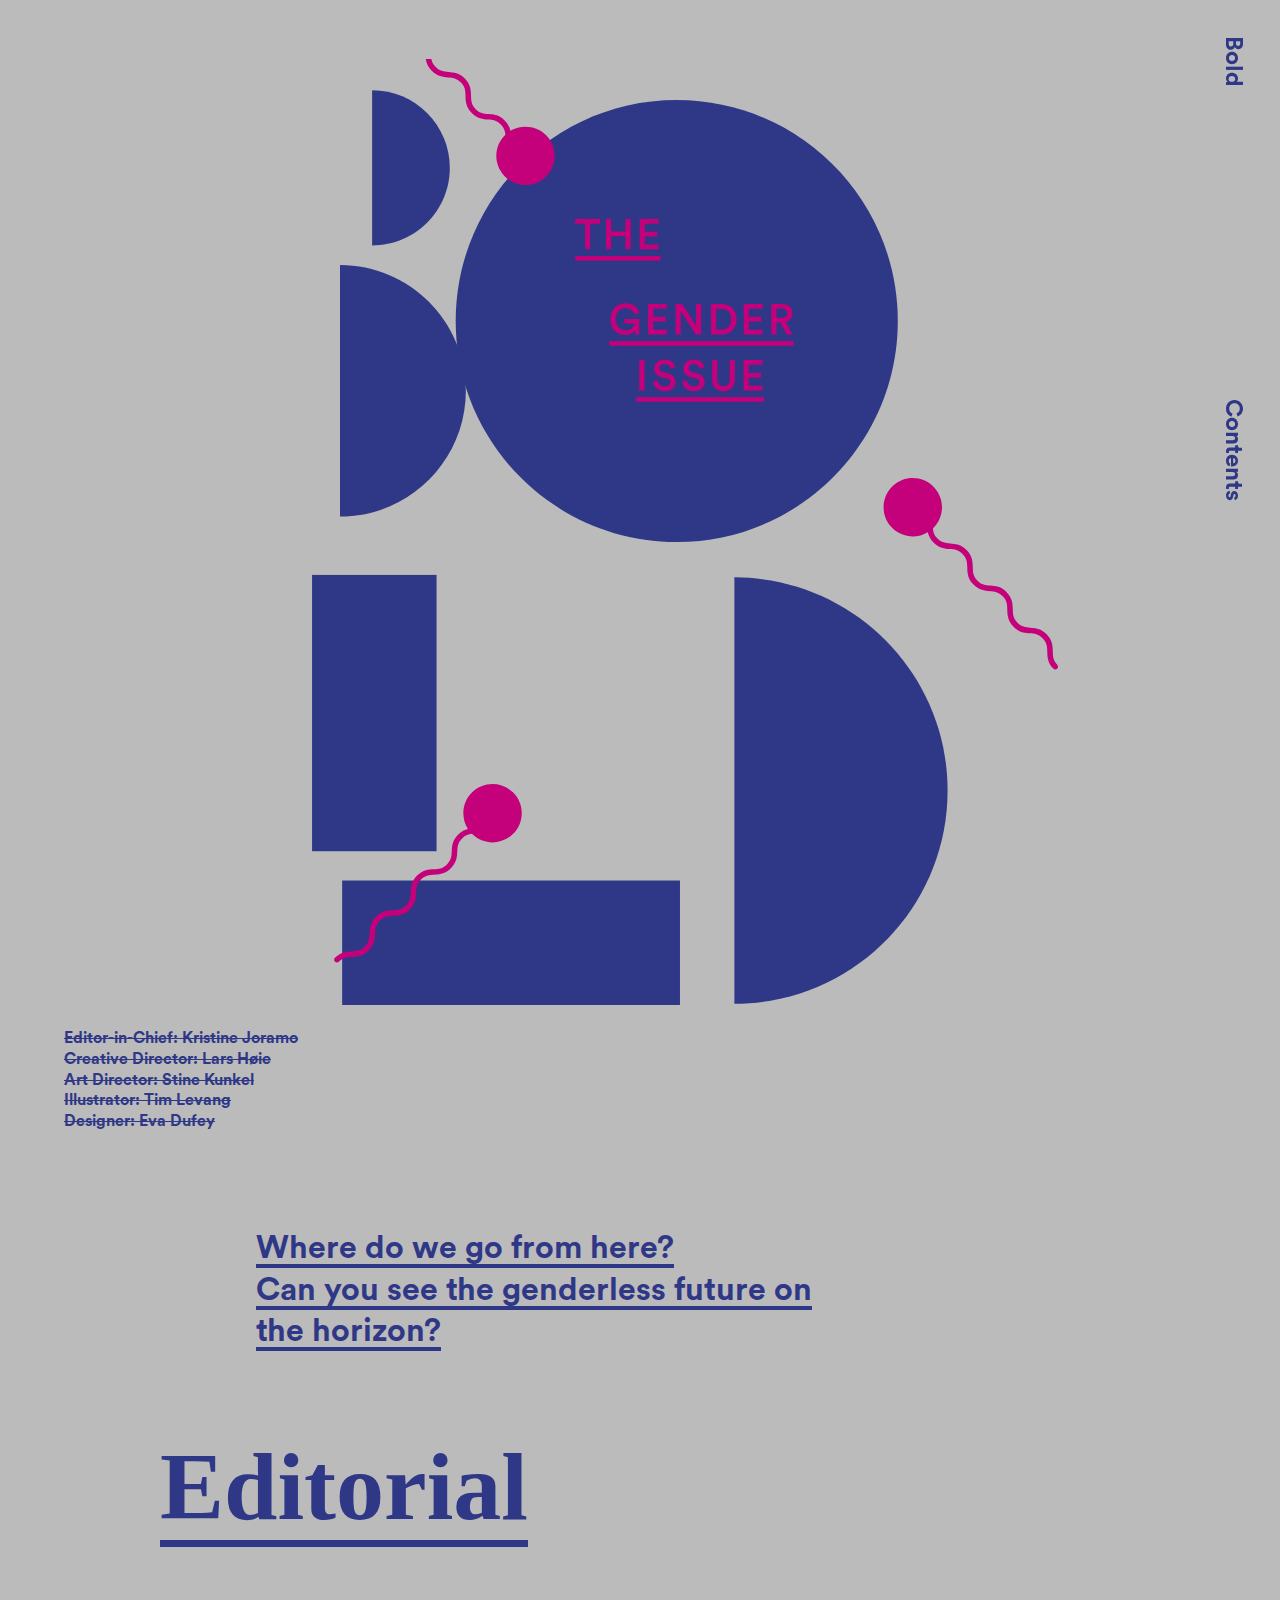
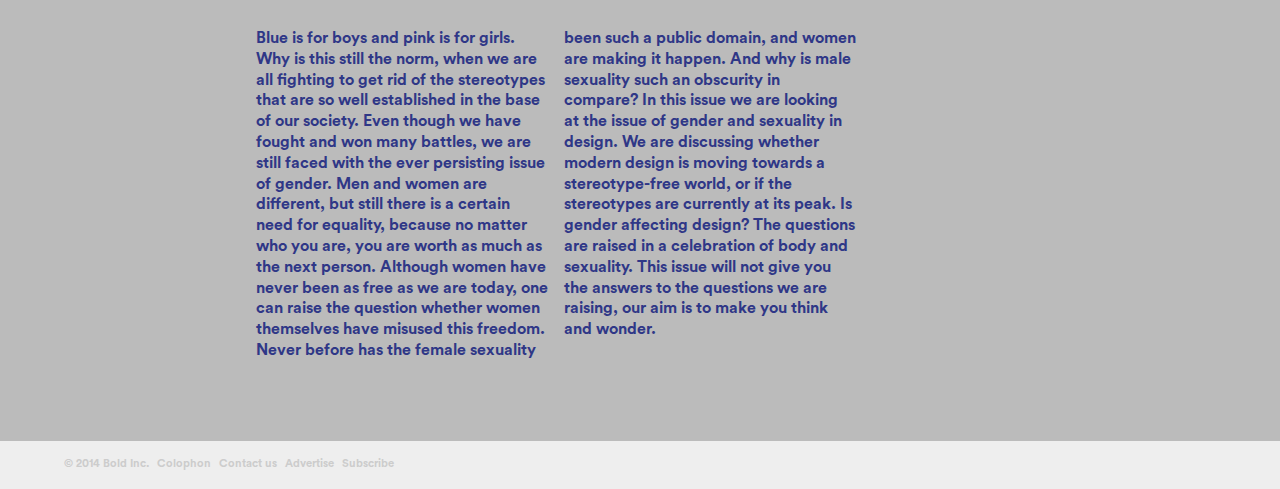
<file: index.html>
<!doctype html>
<html class="no-js" lang="en">
    <head>
        <script>(function(H){H.className=H.className.replace(/\bno-js\b/,'js')})(document.documentElement)</script>
        <title> Bold — Issue no.1 </title>
        <meta charset="utf-8">
        <!-- Tving IE til å bruke ChromeFrame som rendringsmotor. -->
        <meta http-equiv="X-UA-Compatible" content="IE=edge,chrome=1">
        <!-- SEO (google, yahoo, bing osv.) -->
        <meta name="description" content="">
        <meta name="author" content="">

        <!-- TODO:husk å legge inn data for sosiale medier -->
        <!-- Twitter Card data -->
        <meta name="twitter:card" value="summary">
        <!-- Open Graph data -->
        <meta property="og:title" content="<?php echo $title?>">
        <meta property="og:type" content="article">
        <meta property="og:url" content="">
        <meta property="og:image" content="">
        <meta property="og:description" content="">

        <!-- Bedre rendring av fonter på IE-mobile! Kilde: https://github.com/h5bp/mobile-boilerplate/wiki/The-Markup -->
        <meta http-equiv="cleartype" content="on">
        <!-- For mobiler. Kilde: http://davidbcalhoun.com/tag/handheldfriendly -->
        <meta name="HandheldFriendly" content="True"><!-- For telefoner som ikke er smarte-->
        <meta name="MobileOptimized" content="320"><!-- For telefoner som ikke er smarte av Windowstypen-->
        <meta name="viewport" content="width=device-width, initial-scale=1.0"><!-- For smarte telefoner-->
        <link href="assets/css/style.css" rel="stylesheet" type="text/css" media="all">
    </head>
    <body>
<header>

<nav id="meny" role="navigation">
	<a href="index.html" class="meta">Bold</a>
	<label for="menylink" class="menylink">Contents</label>
	<input type="checkbox" id="menylink">

	<ul class="slideout">
		<li>
			<a href="inequality-for-all.html">Inequality for all
				<!-- <iframe src="inequality-for-all.html" frameborder="0"></iframe> -->
				<ul class="page-index">
					<li><img src="assets/img/dicktionary/bold.jpg" alt=""></li>
					<li><img src="assets/img/dicktionary/bold.jpg" alt=""></li>
					<li><img src="assets/img/dicktionary/bold.jpg" alt=""></li>
				</ul>
			</a>
		</li>
		<li>
			<a href="its-a-mans-world.html">It&rsquo;s a man&rsquo;s world
				<!-- <iframe src="its-a-mans-world.html" frameborder="0"></iframe> -->
				<ul class="page-index">
					<li><img src="assets/img/dicktionary/bold.jpg" alt=""></li>
					<li><img src="assets/img/dicktionary/bold.jpg" alt=""></li>
					<li><img src="assets/img/dicktionary/bold.jpg" alt=""></li>
				</ul>
			</a>
		</li>
		<li>
			<a href="showcase-1.html">Showcase (1)
				<!-- <iframe src="index.html" frameborder="0"></iframe> -->
			</a>
		</li>
		<li>
			<a href="showcase-2.html">Showcase (2)
			</a>
		</li>
		<li>
			<a href="dicktionary.html">Dicktionary
				<!-- <iframe src="dicktionary.html" frameborder="0"></iframe> -->
				<ul class="page-index">
					<li><img src="assets/img/dicktionary/bold.jpg" alt=""></li>
					<li><img src="assets/img/dicktionary/bold.jpg" alt=""></li>
					<li><img src="assets/img/dicktionary/bold.jpg" alt=""></li>
				</ul>
			</a>
		</li>
		<li>
			<a href="quotes.html">Quotes
			</a>
		</li>
	</ul>
</nav>

</header>
<section class="forside">
	<article class="svg-lag">
		<svg xmlns="http://www.w3.org/2000/svg" version="1.1" viewBox="0 0 666 830" preserveAspectRatio="xMinYMin meet" class="svg-content">
		    <path class="forside-logo-B" fill="#2F3787" d="M26.94 31.28v134.34c37.1 0 67.17-30.07 67.17-67.17C94.11 61.35 64.04 31.28 26.94 31.28z"/>
		</svg>
		<svg xmlns="http://www.w3.org/2000/svg" version="1.1" viewBox="0 0 666 830" preserveAspectRatio="xMinYMin meet" class="svg-content">
				<path class="forside-logo-B" fill="#2F3787" d="M26.81 408.77c60.12 0 108.85-48.73 108.85-108.85 0-60.12-48.73-108.85-108.85-108.85V408.77z"/>
		</svg>
		<svg xmlns="http://www.w3.org/2000/svg" version="1.1" viewBox="0 0 666 830" preserveAspectRatio="xMinYMin meet" class="svg-content">
				<path class="forside-logo-O" fill="#2F3787" d="M340.56 27.68c-105.59 0-191.19 85.6-191.19 191.19 0 105.59 85.6 191.19 191.19 191.19 105.59 0 191.19-85.6 191.19-191.19C531.75 113.27 446.15 27.68 340.56 27.68z"/>
		</svg>
		<svg xmlns="http://www.w3.org/2000/svg" version="1.1" viewBox="0 0 666 830" preserveAspectRatio="xMinYMin meet" class="svg-content">
				<rect class="forside-logo-L" x="27.74" y="434.98" fill="#2F3787" width="107.66" height="239"/>
		</svg>
		<svg xmlns="http://www.w3.org/2000/svg" version="1.1" viewBox="0 0 666 830" preserveAspectRatio="xMinYMin meet" class="svg-content">
				<rect class="forside-logo-L" x="26.94" y="699.31" fill="#2F3787" width="292.19" height="107.66"/>
		</svg>
		<svg xmlns="http://www.w3.org/2000/svg" version="1.1" viewBox="0 0 666 830" preserveAspectRatio="xMinYMin meet" class="svg-content">
				<path class="forside-logo-D" fill="#2F3787" d="M348.04 806.79c101.84 0 184.4-82.56 184.4-184.41 0-101.84-82.56-184.4-184.4-184.4V806.79z"/>
		</svg>

		<svg xmlns="http://www.w3.org/2000/svg" version="1.1" viewBox="0 0 666 830" preserveAspectRatio="xMinYMin meet" class="svg-content">
		    <path class="sperm" id="sperm-1" fill="#C4007A" d="M79.59-52.45c3.69 3.88 3.77 7.39 3.86 11.44 0.1 4.41 0.21 9.41 5.17 14.63 4.96 5.23 9.95 5.6 14.35 5.92 4.05 0.3 7.54 0.56 11.23 4.44 3.69 3.88 3.77 7.39 3.86 11.44 0.1 4.41 0.21 9.41 5.17 14.63 4.96 5.23 9.95 5.6 14.35 5.92 4.05 0.3 7.54 0.56 11.23 4.44 3.69 3.88 3.77 7.39 3.86 11.44 0.1 4.41 0.21 9.41 5.17 14.64s9.95 5.6 14.35 5.92c4.05 0.3 7.54 0.56 11.23 4.45 2.81 2.96 3.52 5.69 3.74 8.62 -10.09 9.61-10.49 25.57-0.9 35.67 9.6 10.12 25.59 10.53 35.7 0.93 10.12-9.6 10.53-25.59 0.93-35.7 -8.32-8.76-21.43-10.24-31.36-4.23 -0.58-2.74-1.83-5.63-4.64-8.58 -4.96-5.23-9.95-5.6-14.35-5.92 -4.05-0.3-7.54-0.56-11.23-4.44 -3.69-3.88-3.77-7.39-3.86-11.44 -0.1-4.41-0.21-9.41-5.17-14.63 -4.96-5.23-9.95-5.6-14.35-5.92 -4.04-0.3-7.54-0.56-11.23-4.44s-3.76-7.39-3.85-11.44c-0.1-4.41-0.21-9.41-5.17-14.63 -4.96-5.23-9.95-5.6-14.35-5.92 -4.04-0.3-7.54-0.56-11.23-4.44 -3.69-3.88-3.76-7.38-3.85-11.44 -0.1-4.41-0.21-9.41-5.17-14.63 -0.91-0.96-2.43-1-3.39-0.09C78.72-54.92 78.68-53.41 79.59-52.45z"/>
		</svg>
		<svg xmlns="http://www.w3.org/2000/svg" version="1.1" viewBox="0 0 666 830" preserveAspectRatio="xMinYMin meet" class="svg-content">
				<path class="sperm" id="sperm-2" fill="#C4007A" d="M630.77 526.5c-3.69-3.88-3.76-7.39-3.85-11.44 -0.1-4.41-0.21-9.41-5.17-14.63 -4.96-5.23-9.95-5.6-14.35-5.92 -4.04-0.3-7.54-0.56-11.23-4.44s-3.77-7.39-3.85-11.44c-0.1-4.41-0.21-9.41-5.17-14.63 -4.96-5.23-9.95-5.6-14.35-5.92 -4.04-0.3-7.54-0.56-11.23-4.44 -3.69-3.88-3.77-7.39-3.86-11.44 -0.1-4.41-0.21-9.41-5.17-14.63s-9.95-5.6-14.35-5.92c-4.05-0.3-7.54-0.56-11.23-4.44 -2.81-2.96-3.52-5.69-3.74-8.62 10.09-9.61 10.49-25.57 0.9-35.67 -9.6-10.11-25.59-10.53-35.7-0.93 -10.11 9.6-10.53 25.59-0.93 35.7 8.32 8.76 21.43 10.24 31.36 4.23 0.58 2.74 1.83 5.63 4.64 8.58 4.96 5.23 9.95 5.6 14.35 5.92 4.05 0.3 7.54 0.56 11.23 4.45 3.69 3.88 3.77 7.39 3.86 11.44 0.1 4.41 0.21 9.41 5.17 14.64 4.96 5.23 9.95 5.6 14.35 5.92 4.05 0.3 7.54 0.56 11.23 4.44 3.69 3.88 3.77 7.39 3.86 11.44 0.1 4.41 0.21 9.41 5.17 14.63 4.96 5.23 9.95 5.6 14.35 5.92 4.05 0.3 7.54 0.56 11.23 4.44 3.69 3.88 3.76 7.39 3.85 11.44 0.1 4.41 0.21 9.41 5.17 14.63 0.91 0.96 2.43 1 3.39 0.09C631.64 528.97 631.68 527.46 630.77 526.5z"/>
		</svg>
		<svg xmlns="http://www.w3.org/2000/svg" version="1.1" viewBox="0 0 666 830" preserveAspectRatio="xMinYMin meet" class="svg-content">
				<path class="sperm" id="sperm-3" fill="#C4007A" d="M65.59 769.55c3.79-3.79 7.29-3.95 11.34-4.15 4.41-0.21 9.4-0.45 14.49-5.55 5.1-5.1 5.34-10.09 5.55-14.49 0.2-4.05 0.36-7.55 4.15-11.34 3.79-3.79 7.29-3.96 11.34-4.15 4.41-0.21 9.4-0.45 14.5-5.55 5.1-5.1 5.34-10.09 5.55-14.5 0.2-4.05 0.36-7.55 4.15-11.34 3.79-3.79 7.29-3.96 11.34-4.15 4.41-0.21 9.4-0.45 14.5-5.55 5.1-5.1 5.34-10.09 5.55-14.5 0.2-4.05 0.36-7.55 4.15-11.34 2.88-2.88 5.6-3.67 8.52-3.97 9.87 9.83 25.83 9.82 35.69-0.03 9.86-9.86 9.86-25.85 0-35.72 -9.86-9.86-25.85-9.86-35.72 0 -8.55 8.55-9.68 21.69-3.42 31.46 -2.73 0.65-5.58 1.98-8.46 4.86 -5.1 5.1-5.34 10.09-5.55 14.5 -0.2 4.05-0.36 7.55-4.15 11.34 -3.79 3.79-7.29 3.96-11.34 4.15 -4.41 0.21-9.4 0.45-14.5 5.55 -5.1 5.1-5.34 10.09-5.55 14.5 -0.19 4.05-0.36 7.55-4.15 11.34 -3.79 3.79-7.29 3.96-11.34 4.15 -4.4 0.21-9.4 0.45-14.49 5.55 -5.1 5.1-5.34 10.09-5.55 14.5 -0.19 4.05-0.36 7.55-4.15 11.34 -3.79 3.79-7.28 3.96-11.34 4.15 -4.4 0.21-9.4 0.45-14.49 5.55 -0.94 0.94-0.94 2.45 0 3.39C63.13 770.48 64.65 770.48 65.59 769.55z"/>
		</svg>
		<svg xmlns="http://www.w3.org/2000/svg" version="1.1" viewBox="0 0 666 830" preserveAspectRatio="xMinYMin meet" class="svg-content">
			<g class="the">
				<path fill="#C4007A" d="M283.85 152.04v22.13h-4.45v-22.13h-8.54v-4.19h21.57v4.2H283.85z"/>
				<path fill="#C4007A" d="M314.37 174.16v-11.25h-12.36v11.25h-4.45V147.84h4.46v10.88h12.36V147.84h4.49v26.32H314.37z"/>
				<path fill="#C4007A" d="M326.67 174.16V147.84h16.26v4.16H331.12v6.98h10.69v4.05H331.12v6.98h11.81v4.16H326.67z"/>
				<rect x="270.94" y="179.92" fill="#C4007A" width="73.84" height="4"/>
			</g>
		</svg>
		<svg xmlns="http://www.w3.org/2000/svg" version="1.1" viewBox="0 0 666 830" preserveAspectRatio="xMinYMin meet" class="svg-content">
			<g class="gender">
				<path fill="#C4007A" d="M293.28 226.98l-0.33-3.34c-1.15 1.93-3.86 3.9-8.06 3.9 -6.87 0-12.96-5.05-12.96-13.74 0-8.65 6.42-13.7 13.25-13.7 6.39 0 10.47 3.68 11.88 8.02l-4.19 1.6c-0.89-2.97-3.49-5.49-7.68-5.49 -4.27 0-8.72 3.04-8.72 9.58 0 6.42 4.16 9.65 8.69 9.65 5.31 0 7.31-3.64 7.54-5.9h-8.69v-3.9h12.88v13.33H293.28z"/>
				<path fill="#C4007A" d="M304.5 226.98v-26.32h16.26v4.16h-11.81v6.98h10.69v4.05h-10.69v6.98h11.81v4.16H304.5z"/>
				<path fill="#C4007A" d="M345.79 226.98l-12.99-19.94v19.94h-4.45v-26.32h5.68l11.95 18.67v-18.67h4.46v26.32H345.79z"/>
				<path fill="#C4007A" d="M358.97 226.98v-26.32h9.32c7.17 0 12.81 4.75 12.81 13.22 0 8.43-5.72 13.11-12.85 13.11H358.97zM368.1 222.89c4.57 0 8.35-2.93 8.35-9.02 0-6.16-3.75-9.13-8.32-9.13h-4.71v18.15H368.1z"/>
				<path fill="#C4007A" d="M387.26 226.98v-26.32h16.26v4.16h-11.81v6.98h10.69v4.05h-10.69v6.98h11.81v4.16H387.26z"/>
				<path fill="#C4007A" d="M418.86 216.58h-3.27v10.4h-4.49v-26.32h10.1c5.09 0 8.24 3.53 8.24 7.98 0 3.75-2.26 6.61-5.94 7.5l5.94 10.84h-5.05L418.86 216.58zM420.38 212.65c2.75 0 4.53-1.6 4.53-4.01 0-2.45-1.78-4.05-4.53-4.05h-4.79v8.06H420.38z"/>
				<rect x="270.94" y="232.73" fill="#C4007A" width="159.5" height="4"/>
			</g>
		</svg>
		<svg xmlns="http://www.w3.org/2000/svg" version="1.1" viewBox="0 0 666 830" preserveAspectRatio="xMinYMin meet" class="svg-content">
			<g class="issue">
				<path fill="#C4007A" d="M273.53 279.79v-26.32h4.53v26.32H273.53z"/>
				<path fill="#C4007A" d="M300.64 260.9c-0.26-1.63-1.63-4.05-5.16-4.05 -2.67 0-4.53 1.78-4.53 3.79 0 1.67 1.04 2.93 3.08 3.38l3.79 0.78c4.64 0.93 7.13 3.86 7.13 7.57 0 4.08-3.3 7.98-9.32 7.98 -6.68 0-9.76-4.31-10.17-8.09l4.16-1.19c0.26 2.75 2.23 5.27 6.02 5.27 3.16 0 4.79-1.6 4.79-3.64 0-1.71-1.26-3.08-3.53-3.56l-3.71-0.78c-4.01-0.82-6.68-3.45-6.68-7.39 0-4.42 4.05-8.06 8.95-8.06 6.2 0 8.61 3.79 9.21 6.72L300.64 260.9z"/>
				<path fill="#C4007A" d="M325.85 260.9c-0.26-1.63-1.63-4.05-5.16-4.05 -2.67 0-4.53 1.78-4.53 3.79 0 1.67 1.04 2.93 3.08 3.38l3.79 0.78c4.64 0.93 7.13 3.86 7.13 7.57 0 4.08-3.3 7.98-9.32 7.98 -6.68 0-9.76-4.31-10.17-8.09l4.16-1.19c0.26 2.75 2.23 5.27 6.02 5.27 3.16 0 4.79-1.6 4.79-3.64 0-1.71-1.26-3.08-3.53-3.56l-3.71-0.78c-4.01-0.82-6.68-3.45-6.68-7.39 0-4.42 4.05-8.06 8.95-8.06 6.2 0 8.61 3.79 9.21 6.72L325.85 260.9z"/>
				<path fill="#C4007A" d="M336.62 270.62v-17.15h4.42v16.89c0 3.71 2.04 5.75 5.38 5.75 3.38 0 5.38-2.04 5.38-5.75v-16.89h4.45v17.15c0 6.35-4.31 9.73-9.84 9.73C340.92 280.35 336.62 276.97 336.62 270.62z"/>
				<path fill="#C4007A" d="M363.76 279.79v-26.32h16.26v4.16h-11.81v6.98h10.69v4.05h-10.69v6.98h11.81v4.16H363.76z"/>
				<rect x="270.94" y="285.55" fill="#C4007A" width="110.57" height="4"/>
			</g>
		</svg>
	</article>


	<article class="editorial">
		<ul>
			<li class="gjennomstreket">Editor-in-Chief: Kristine Joramo</li>
			<li class="gjennomstreket">Creative Director: Lars Høie</li>
			<li class="gjennomstreket">Art Director: Stine Kunkel</li>
			<li class="gjennomstreket">Illustrator: Tim Levang</li>
			<li class="gjennomstreket">Designer: Eva Dufey</li>
		</ul>
		<strong>
			<p>
				Where do we go&nbsp;from here?<br>
				Can you see the&nbsp;genderless future
				on the horizon?
			</p>
		</strong>
		<h2>Editorial</h2>
		<p>
			Blue is for boys and pink is for girls. Why is this still the norm, when we are all fighting to get rid of the stereotypes that are so well established in the base of our society. Even though we have fought and won many battles, we are still faced with the ever persisting issue of gender. Men and women are different, but still there is a certain need for equality, because no matter who you are, you are worth as much as the next person. Although women have never been as free as we are today, one can raise the question whether women themselves have misused this freedom. Never before has the female sexuality been such a public domain, and women are making it happen. And why is male sexuality such an obscurity in compare? In this issue we are looking at the issue of gender and sexuality in design. We are discussing whether modern design is moving towards a stereotype-free world, or if the stereotypes are currently at its peak. Is gender affecting design? The questions are raised in a celebration of body and sexuality. This issue will not give you the answers to the questions we are raising, our aim is to make you think and wonder.
		</p>

	</article>
</section>

			<footer>
				<p class="left">&copy; 2014 Bold Inc.</p>
				<ul class="left">
					<li><a href="#">Colophon</a></li>
					<li><a href="#">Contact us</a></li>
					<li><a href="#">Advertise</a></li>
					<li><a href="#">Subscribe</a></li>
				</ul>
			</footer>

				<script src="https://cdnjs.cloudflare.com/ajax/libs/jquery/2.1.3/jquery.min.js"></script>
				<script src="assets/js/libs/velocity.min.js"></script>
				<script>
				//random word floty thingy test
				$( document ).ready(function() {

				        function randomFromTo(from, to){
				      return Math.floor(Math.random() * (to - from + 1) + from);
				    }

				    function moveRandom(obj) {
				      /* get container position and size
				       * -- access method : cPos.top and cPos.left */
				      var cPos = $('html').offset();
				      var cHeight = $('html').height();
				      var cWidth = $('html').width();

				      // get box padding (assume all padding have same value)
				      var pad = parseInt($('html').css('padding-top').replace('px', ''));

				      // get movable box size
				      var bHeight = obj.height();
				      var bWidth = obj.width();

				      // set maximum position
				      maxY = cPos.top + cHeight - bHeight - pad;
				      maxX = cPos.left + cWidth - bWidth - pad;

				      // set minimum position
				      minY = cPos.top + pad;
				      minX = cPos.left + pad;

				      // set new position
				      newY = randomFromTo(minY, maxY);
				      newX = randomFromTo(minX, maxX);

				      obj.velocity({
				        top: newY,
								left: newX
				      }, 2990, function() {
				          moveRandom(obj);
				      });
				    }
				$('.svg-lag>svg').each(function() {
				moveRandom($(this));
				});

			});

				</script>
				<script src="assets/js/libs/slider.min.js"></script>

	</body>
</html>
</file>
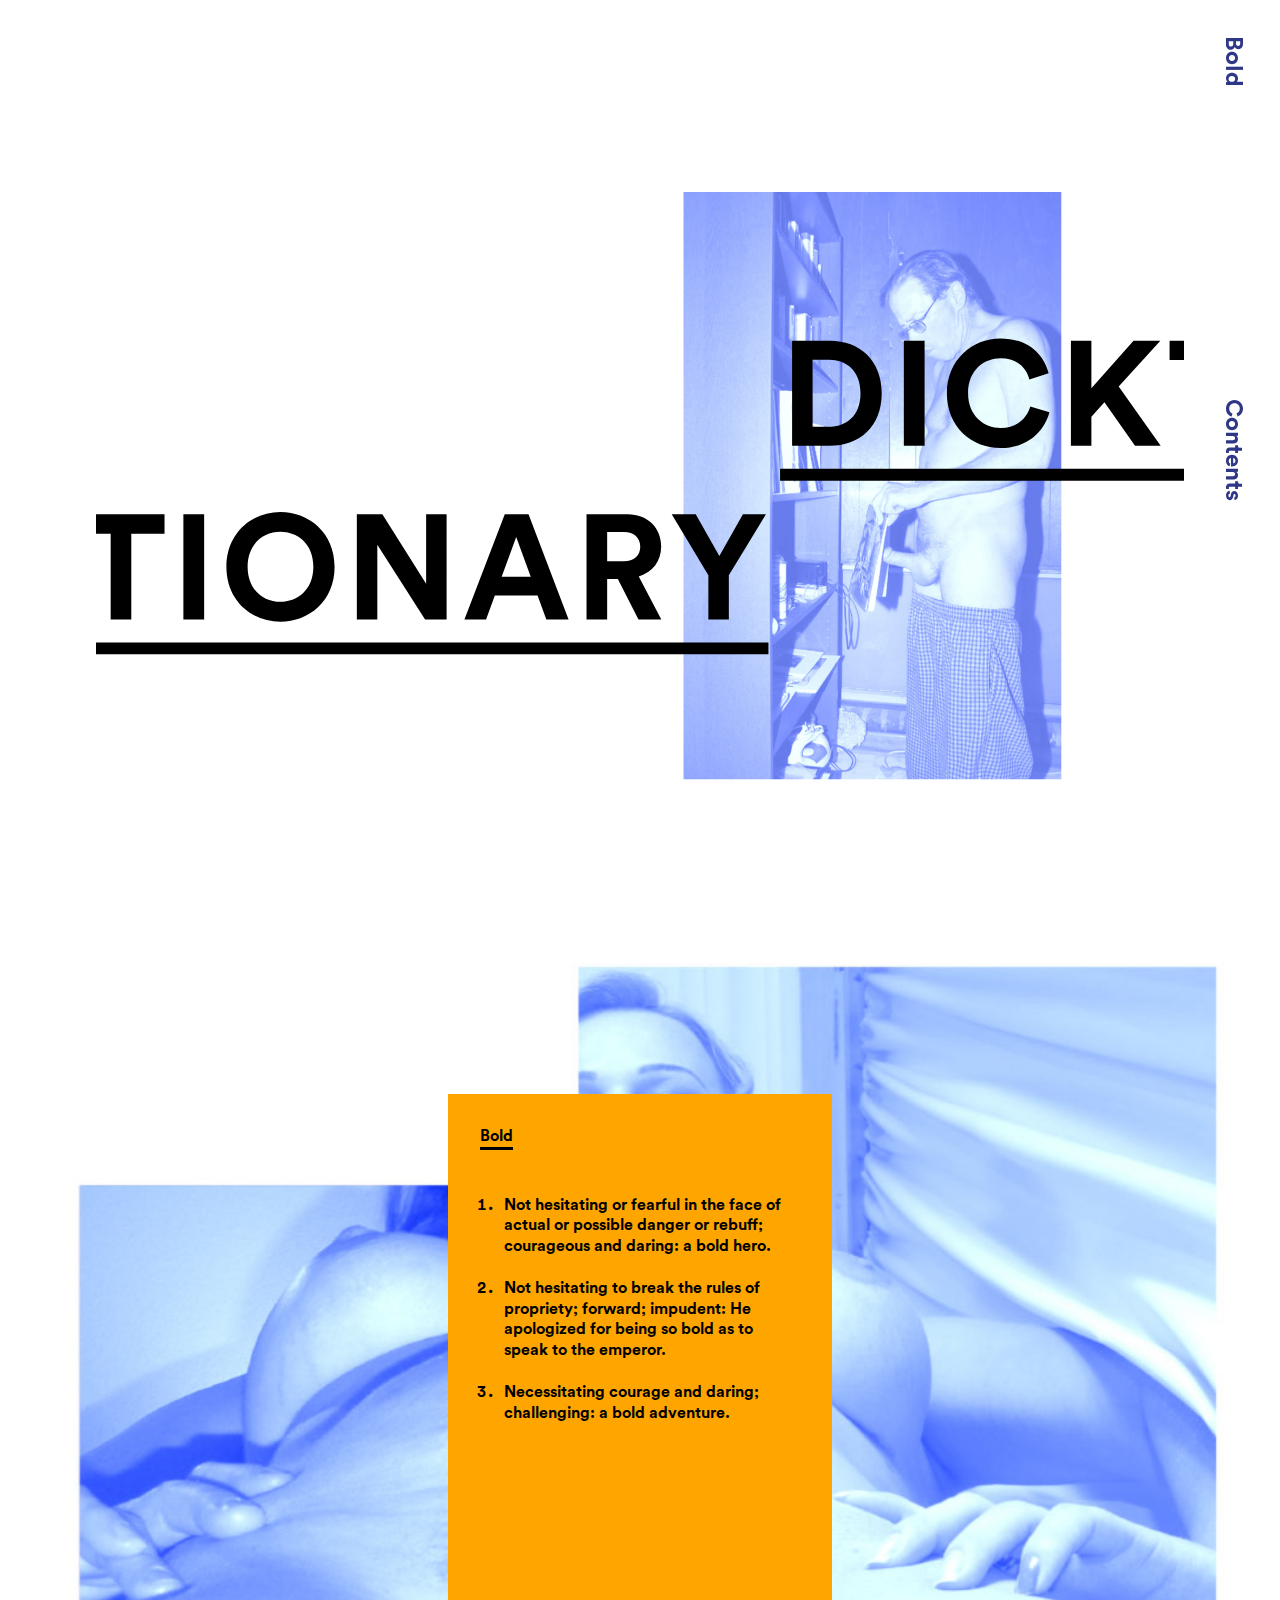
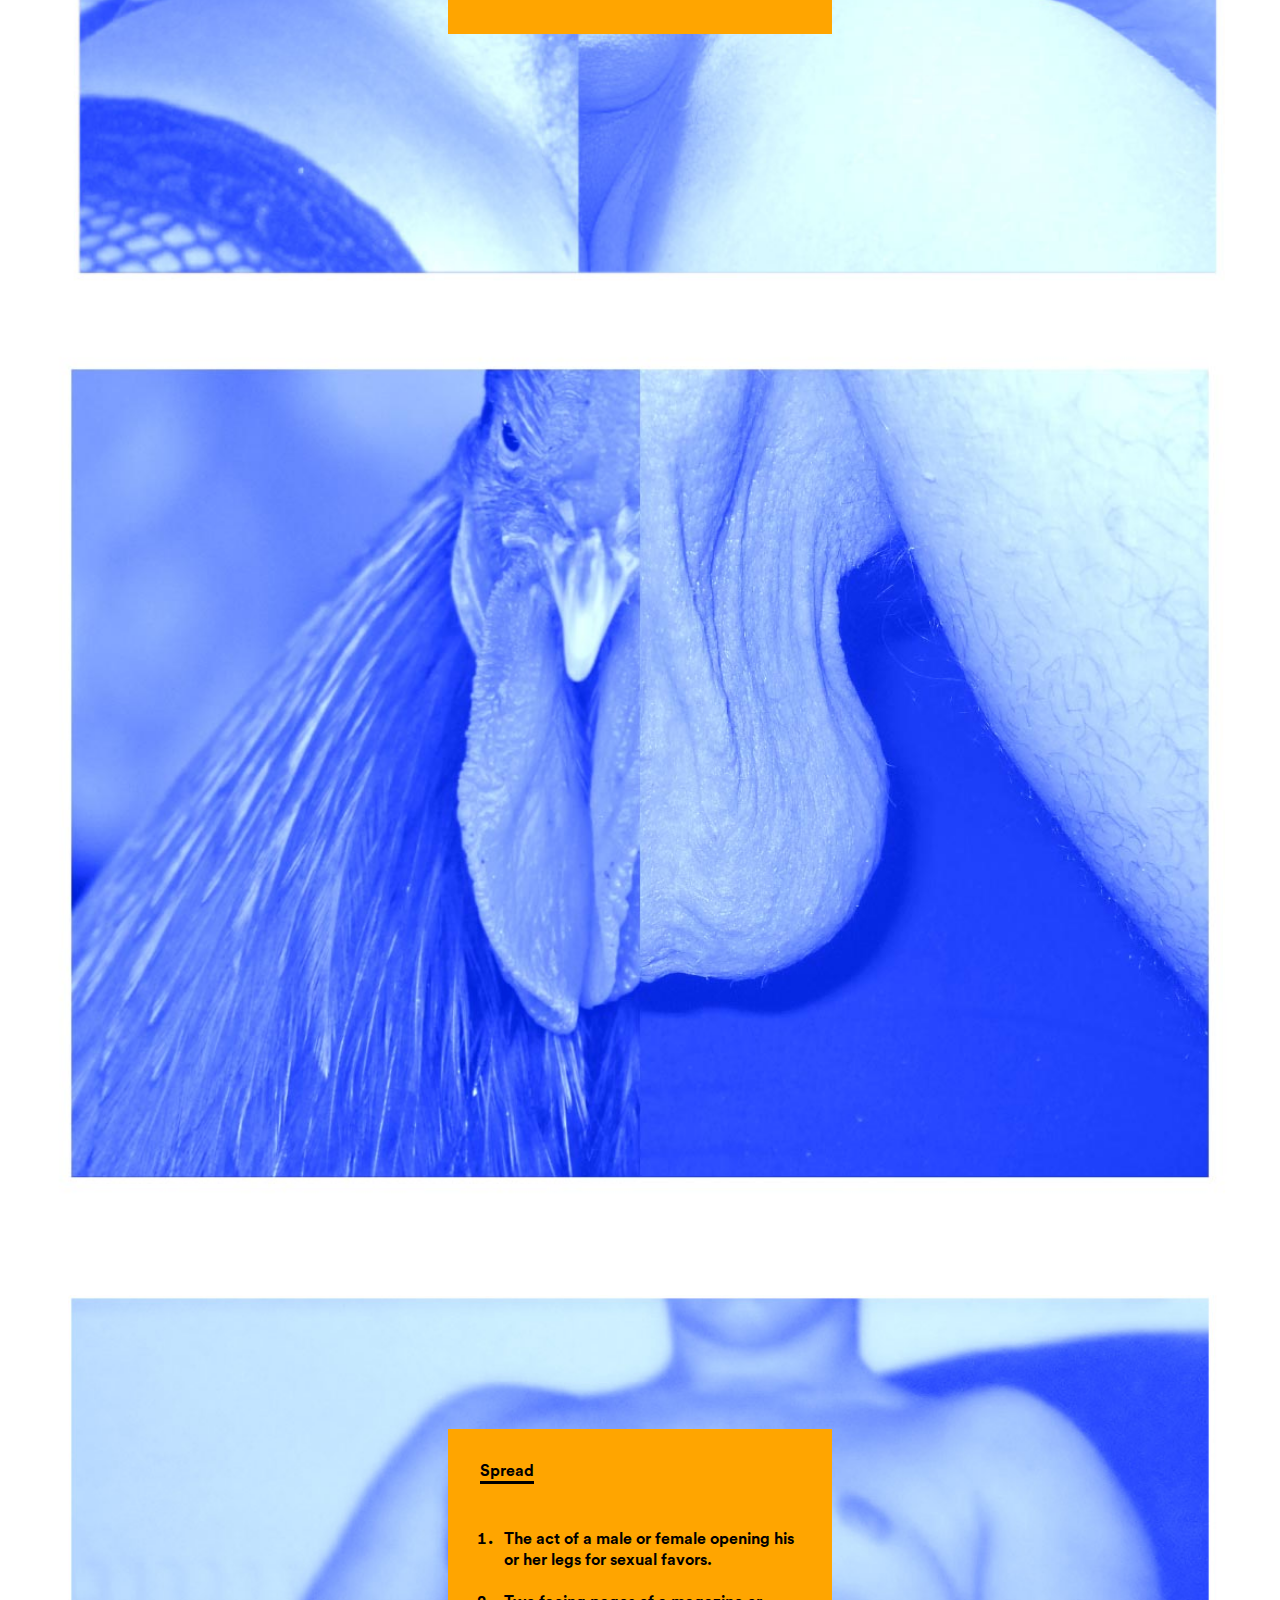
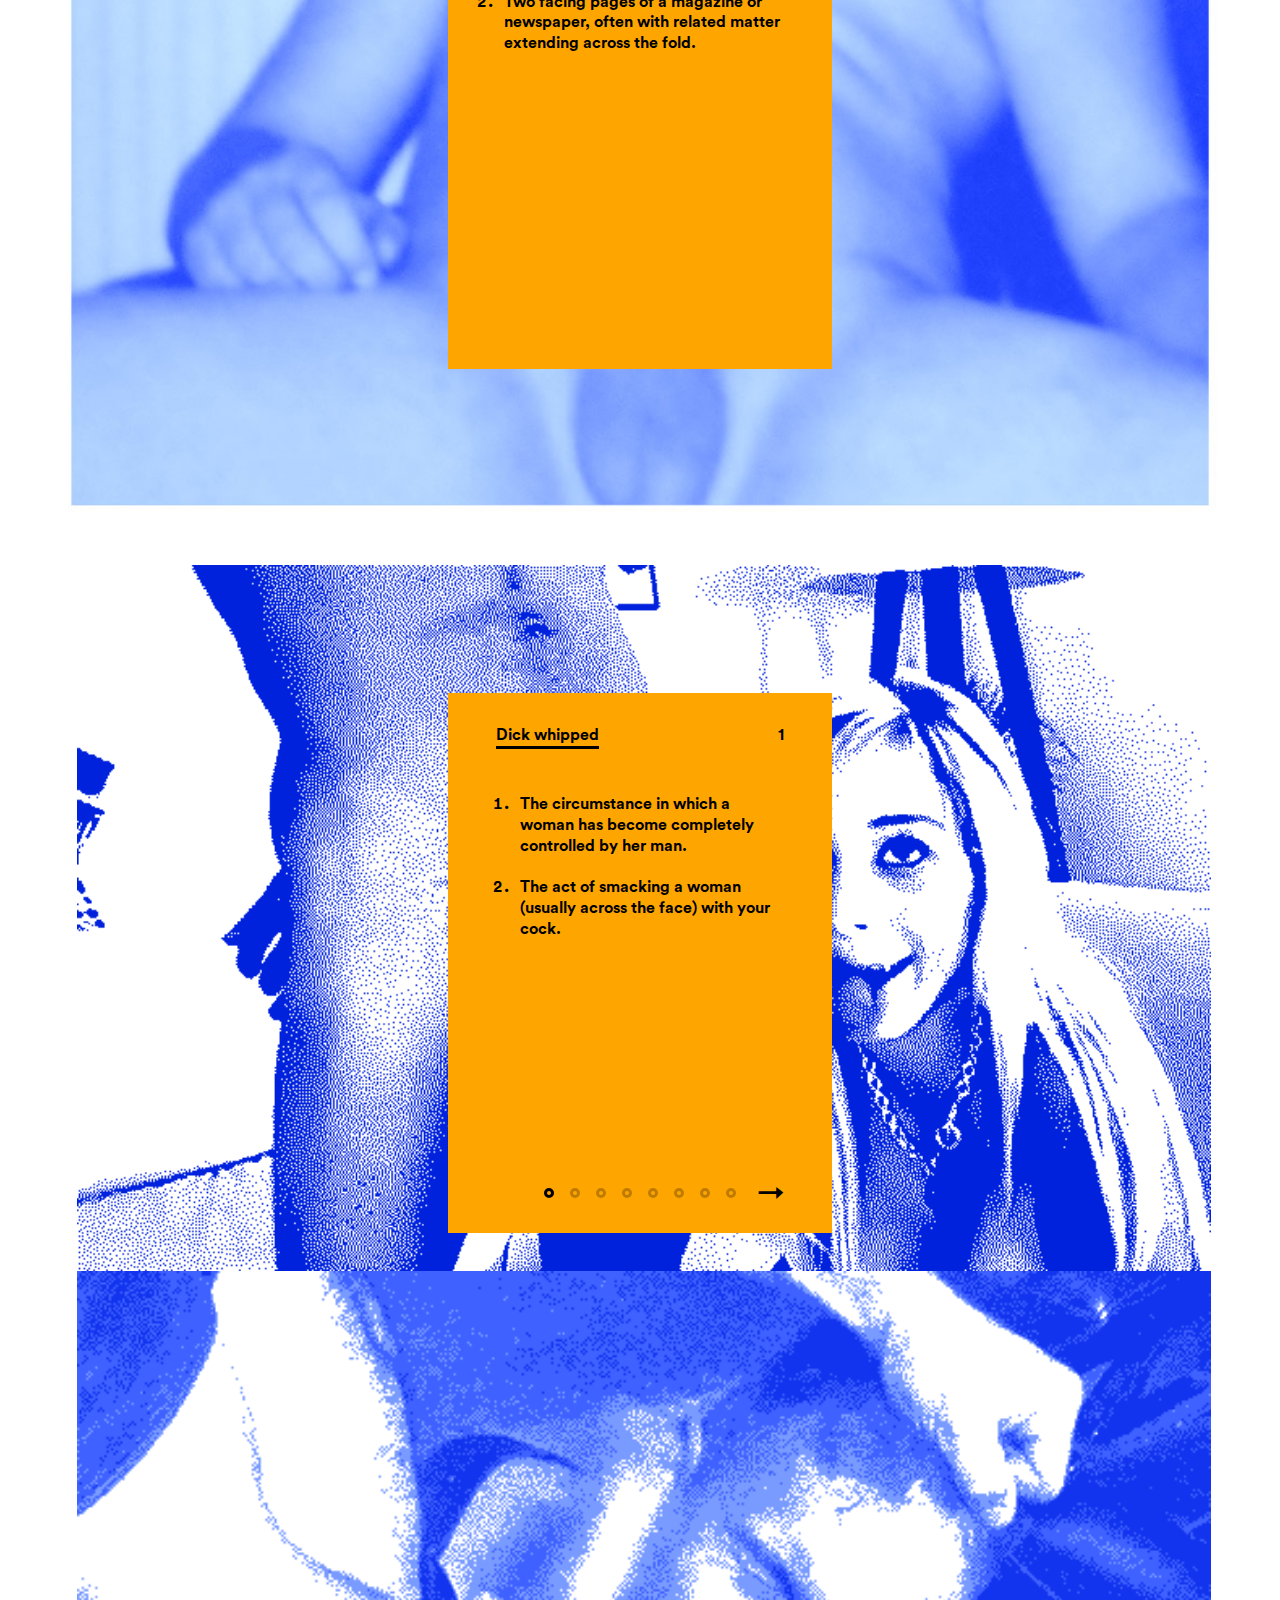
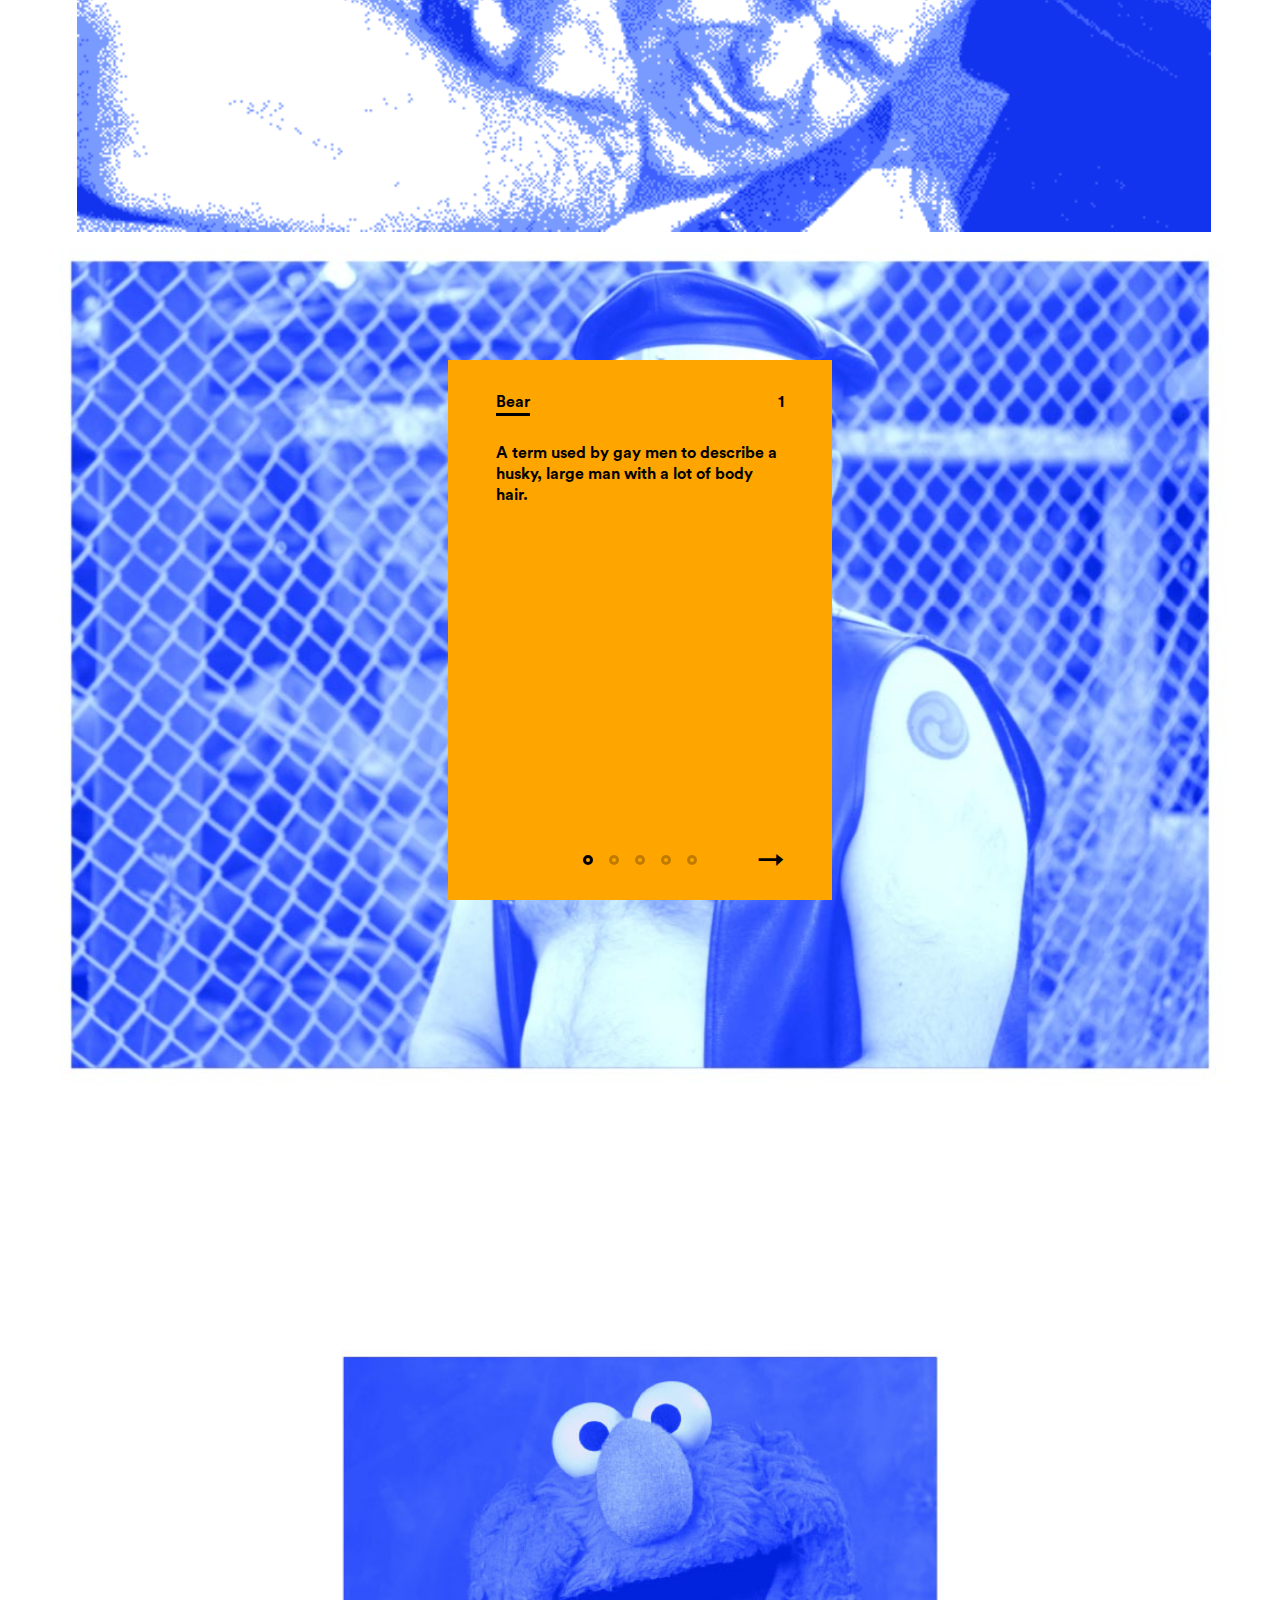
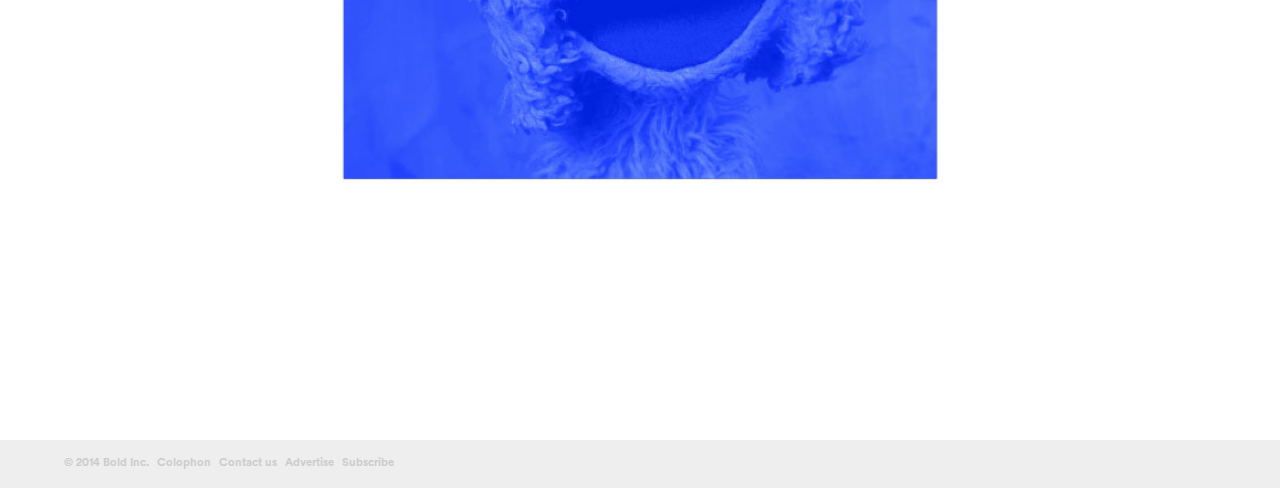
<file: dicktionary.html>
<!doctype html>
<html class="no-js" lang="en">
    <head>
        <script>(function(H){H.className=H.className.replace(/\bno-js\b/,'js')})(document.documentElement)</script>
        <title> Bold — Issue no.1 </title>
        <meta charset="utf-8">
        <!-- Tving IE til å bruke ChromeFrame som rendringsmotor. -->
        <meta http-equiv="X-UA-Compatible" content="IE=edge,chrome=1">
        <!-- SEO (google, yahoo, bing osv.) -->
        <meta name="description" content="">
        <meta name="author" content="">

        <!-- TODO:husk å legge inn data for sosiale medier -->
        <!-- Twitter Card data -->
        <meta name="twitter:card" value="summary">
        <!-- Open Graph data -->
        <meta property="og:title" content="<?php echo $title?>">
        <meta property="og:type" content="article">
        <meta property="og:url" content="">
        <meta property="og:image" content="">
        <meta property="og:description" content="">

        <!-- Bedre rendring av fonter på IE-mobile! Kilde: https://github.com/h5bp/mobile-boilerplate/wiki/The-Markup -->
        <meta http-equiv="cleartype" content="on">
        <!-- For mobiler. Kilde: http://davidbcalhoun.com/tag/handheldfriendly -->
        <meta name="HandheldFriendly" content="True"><!-- For telefoner som ikke er smarte-->
        <meta name="MobileOptimized" content="320"><!-- For telefoner som ikke er smarte av Windowstypen-->
        <meta name="viewport" content="width=device-width, initial-scale=1.0"><!-- For smarte telefoner-->
        <link href="assets/css/style.css" rel="stylesheet" type="text/css" media="all">
    </head>
    <body>
<header>

<nav id="meny" role="navigation">
	<a href="index.html" class="meta">Bold</a>
	<label for="menylink" class="menylink">Contents</label>
	<input type="checkbox" id="menylink">

	<ul class="slideout">
		<li>
			<a href="inequality-for-all.html">Inequality for all
				<!-- <iframe src="inequality-for-all.html" frameborder="0"></iframe> -->
				<ul class="page-index">
					<li><img src="assets/img/dicktionary/bold.jpg" alt=""></li>
					<li><img src="assets/img/dicktionary/bold.jpg" alt=""></li>
					<li><img src="assets/img/dicktionary/bold.jpg" alt=""></li>
				</ul>
			</a>
		</li>
		<li>
			<a href="its-a-mans-world.html">It&rsquo;s a man&rsquo;s world
				<!-- <iframe src="its-a-mans-world.html" frameborder="0"></iframe> -->
				<ul class="page-index">
					<li><img src="assets/img/dicktionary/bold.jpg" alt=""></li>
					<li><img src="assets/img/dicktionary/bold.jpg" alt=""></li>
					<li><img src="assets/img/dicktionary/bold.jpg" alt=""></li>
				</ul>
			</a>
		</li>
		<li>
			<a href="showcase-1.html">Showcase (1)
				<!-- <iframe src="index.html" frameborder="0"></iframe> -->
			</a>
		</li>
		<li>
			<a href="showcase-2.html">Showcase (2)
			</a>
		</li>
		<li>
			<a href="dicktionary.html">Dicktionary
				<!-- <iframe src="dicktionary.html" frameborder="0"></iframe> -->
				<ul class="page-index">
					<li><img src="assets/img/dicktionary/bold.jpg" alt=""></li>
					<li><img src="assets/img/dicktionary/bold.jpg" alt=""></li>
					<li><img src="assets/img/dicktionary/bold.jpg" alt=""></li>
				</ul>
			</a>
		</li>
		<li>
			<a href="quotes.html">Quotes
			</a>
		</li>
	</ul>
</nav>

</header>

<section class="dicktionary">
	<article>
			<header class="tittel">
				<svg xmlns="http://www.w3.org/2000/svg" xmlns:xlink="http://www.w3.org/1999/xlink" width="1099.84" height="824.882" viewBox="0 0 1099.84 824.882"><g opacity=".6"><defs><path id="a" d="M592.9 79.788h384.256v596h-384.256z"/></defs><clipPath id="b"><use xlink:href="#a" overflow="visible"/></clipPath><g clip-path="url(#b)"><defs><path id="c" d="M593.9 80.787h382.256v594h-382.256z"/></defs><clipPath id="d"><use xlink:href="#c" overflow="visible"/></clipPath><g clip-path="url(#d)"><defs><path id="e" d="M592.531 80.788h383.625v594h-383.625z"/></defs><clipPath id="f"><use xlink:href="#e" overflow="visible"/></clipPath><g clip-path="url(#f)"><image overflow="visible" width="775" height="1200" xlink:href="assets/img/dicktionary/tittel.jpg" transform="matrix(.495 0 0 .495 592.531 80.787)"/></g></g></g></g><path d="M703.674 337.5v-106.346h38.099c30.299 0 52.497 19.649 52.497 53.248s-22.349 53.098-52.648 53.098h-37.948zm37.198-19.199c17.399 0 31.949-10.8 31.949-33.898 0-23.099-14.399-34.049-31.799-34.049h-16.649v67.947h16.499zM816.623 337.5v-106.346h20.999v106.346h-20.999zM860.122 284.403c0-33.899 25.648-55.498 54.147-55.498 29.399 0 44.549 18 48.748 35.249l-19.499 6.15c-2.55-10.2-10.8-21.449-29.249-21.449-15.899 0-32.698 11.399-32.698 35.549 0 22.649 15.899 35.099 32.998 35.099 18.149 0 26.999-11.85 29.85-21.75l19.349 5.85c-4.05 16.349-19.349 36.148-49.198 36.148-29.699-.001-54.448-21.45-54.448-55.348zM1019.419 293.402l-13.199 14.549v29.549h-20.699v-106.346h20.699v48.148l42.598-48.148h27.149l-42.148 46.348 42.448 59.998h-25.949l-30.899-44.098zM1139.718 250.804v86.696h-20.849v-86.696h-33.599v-19.649h88.046v19.649h-33.598zM691.523 360.75h1092.432v11.998h-1092.432zM35.679 426.304v86.696h-20.849v-86.696h-33.599v-19.649h88.046v19.649h-33.598zM88.329 513v-106.346h20.999v106.346h-20.999zM186.425 404.404c28.949 0 54.748 21.149 54.748 55.498 0 34.198-25.799 55.348-54.748 55.348-28.799 0-54.598-21.149-54.598-55.348 0-34.348 25.799-55.498 54.598-55.498zm0 90.747c16.499 0 33.298-11.399 33.298-35.398s-16.799-35.398-33.298-35.398c-16.35 0-33.149 11.399-33.149 35.398s16.8 35.398 33.149 35.398zM332.673 513l-48.298-75.447v75.447h-20.699v-106.346h25.799l44.249 70.347v-70.347h20.699v106.346h-21.75zM446.373 488.701h-43.198l-8.85 24.299h-21.899l40.798-106.346h23.999l40.499 106.346h-22.499l-8.85-24.299zm-36.298-18.899h29.399l-14.7-40.198-14.699 40.198zM527.522 472.052h-10.8v40.948h-20.849v-106.346h41.548c20.7 0 33.899 14.249 33.899 32.698 0 14.85-8.699 26.1-22.649 30.149l22.8 43.498h-23.1l-20.849-40.947zm5.999-17.85c10.5 0 16.649-6 16.649-14.699 0-9-6.15-14.85-16.649-14.85h-16.799v29.549h16.799zM581.974 406.654h24.299l23.85 42.148 23.849-42.148h23.249l-37.498 61.647v44.699h-20.699v-44.698l-37.05-61.648zM-412.665 536.25h1092.43v11.998h-1092.43z"/></svg>
			</header>

			<div class="bold">
				<img src="assets/img/dicktionary/bold.jpg" alt="Bold">
					<div class="ikkeslider modal">
					    <h3>Bold</h3>
					     <ol>
					     	<li>
					     	Not hesitating or fearful in the face of actual or possible danger or rebuff;
					     	courageous and daring: a bold hero.
					     	</li>
					     	<li>
					     	Not hesitating to break the rules of propriety; forward; impudent:
					     	He apologized for being so bold as to speak to the emperor.
					     	</li>
					     	<li>
					     	Necessitating courage and daring; challenging: a bold adventure.
					     	</li>
					     </ol>
					</div>
			</div>

			<div class="cockballs">
				<img src="assets/img/dicktionary/cockballs.jpg" alt="Cock &amp; balls">
			</div>

			<div class="spread">
				<img src="assets/img/dicktionary/spread-mann.jpg" alt="Spread">
					<div class="ikkeslider modal">
					    <h3>Spread</h3>
					     <ol>
					     	<li>
					     	The act of a male or female opening his or her legs for sexual favors.
					     	</li>
					     	<li>
					     	Two facing pages of a magazine or newspaper, often with related matter extending across the fold.
					     	</li>
					     </ol>
					</div>
			</div>

			<div class="dick-slap">
				<img src="assets/img/dicktionary/dick-slap.gif" alt="Dick slap!">
					<div class="slider modal" data-slider>
						<div class="slides js-flickity" data-flickity-options='{ "cellAlign": "left", "contain": true }'>
					    	<div class="slides-page">
					        	<h3>Dick whipped</h3>
								<ol>
									<li>The circumstance in which a woman has become completely controlled by her man.</li>
									<li>The act of smacking a woman (usually across the face) with your cock.</li>
								</ol>
							</div>
					        <div class="slides-page">
						        <h3>This actually happened</h3>
						        <p>After forcing their way into a Brownsville house at gunpoint, one robber proceeded to slap a helpless female victim in the face with his penis while demanding money.</p>
						        <p>When the victim replied “I don’t have no money,” the robbers instead stole two televisions and fled.</p>
						        <i>&mdash;Miami New Times, 01.28.2014</i>
					        </div>
					        <div class="slides-page">
					        	<h3>Cock slap</h3>
					        	<p>To strike a person in the face with the penis.</p>
					        </div>
					        <div class="slides-page">
					        	<h3>Mushroom tap</h3>
					        	<p>To forcibly smack someone on the forehead with a penis.</p>
					        </div>
					        <div class="slides-page">
					        	<h3>Turkish slap</h3>
					        	<p>The act of slapping or being slapped in the face by a penis.</p>
					        </div>
					        <div class="slides-page">
					        	<h3>Turkey slap</h3>
					        	<p>Turkey slap is a sexual behaviour in which a male slaps another person’s face with his penis. While the act of hitting another’s face with the penis can be a sexual act, the term “turkey slap” refers to the act when performed in a non-sexual way either playfully or to shame, degrade or harass the victim. More recently this has been popularised in the Netherlands in the form of Swaffelen.</p>
					        </div>
					        <div class="slides-page">
					        	<h3>Swaffelen/Zwaffelen</h3>
					        	<p>Swaffelen (or zwaffelen) is a Dutch term meaning to hit one’s penis, often repeatedly, against an object or another person’s body. The act of swaffelen often takes place in the form of teasing, crude humour or a degrading context, but can also be a sexual act. When the act is practiced on a person, it is often the person’s cheek that is hit. The penis is usually semi-erect during the act.</p>
					        </div>
					        <div class="slides-page">
					        	<h3>Fun facts</h3>
					        	<p>The term “swaffelen” is believed to have originated in English-speaking areas. It is believed to originate from Dutch words meaning swing, sway and swoop, as well as the German words for tail or penis (Schweif and Schwanz). Swaffelen has been used and actively practiced in the Delft University of Technology since at least 1997.</p>
					        </div>
					     </div>
					</div>
				<img src="assets/img/dicktionary/dick-slap-mann.gif" alt="Dick slap!">
			</div>

			<div class="bear">
				<img src="assets/img/dicktionary/bear.jpg" alt="A bear (LGBTQ terminology)">
					<div class="slider modal" data-slider>
						<div class="slides js-flickity" data-flickity-options='{ "cellAlign": "left", "contain": false }'>
					    	<div class="slides-page">
					        	<h3>Bear</h3>
								<p>A term used by gay men to describe a husky, large man with a lot of body hair.</p>
							</div>
					        <div class="slides-page">
					        	<h3>Beartionary</h3>
									<ul>
										<li>Panda: A Bear of Asian heritage.</li>
										<li>Ewok: A bear of short stature, but not younger.</li>
										<li>Otter: A slimmer or less hairy Bear regardless of age.</li>
									</ul>
					        </div>
					        <div class="slides-page">
					        	<h3>Beartionary</h3>
					        		<ul>
					        			<li>Chaser: Somebody who is attracted to Bears and/or chubs but is not part of the Bear culture.</li>
					        			<li>Teddy: A fully hairy bear. Chest, back, beard, everything is hairy.</li>
					        			<li>Ursula: A lesbian bear.</li>
					        		</ul>
					        </div>
					        <div class="slides-page">
					        	<h3>Beartionary</h3>
					        		<ul>
					        			<li>Goldilocks: A straight woman friendly with bears.</li>
					        			<li>Chub: A heavy-set man who might be described as overweight or obese. These men are also a distinct subculture within the gay community, and may or may not identify with the Bear movement per se.</li>
					        		</ul>
					        </div>
					        <div class="slides-page">
					        	<h3>Beartionary</h3>
					        		<ul>
					        			<li>Musclebear: A Bear whose size derives from muscle rather than body fat.</li>
					        			<li>Wolf: A slimmer Bear, with the behavioral characteristic of sexual assertiveness or aggression.</li>
					        		</ul>
					        </div>
					    </div>
				</div>
			</div>

			<div class="muppets">
				<img src="assets/img/dicktionary/muppets.jpg" alt="Muppets, OMG!">
			</div>

	</article>
</section>

			<footer>
				<p class="left">&copy; 2014 Bold Inc.</p>
				<ul class="left">
					<li><a href="#">Colophon</a></li>
					<li><a href="#">Contact us</a></li>
					<li><a href="#">Advertise</a></li>
					<li><a href="#">Subscribe</a></li>
				</ul>
			</footer>

				<script src="https://cdnjs.cloudflare.com/ajax/libs/jquery/2.1.3/jquery.min.js"></script>
				<script src="assets/js/libs/velocity.min.js"></script>
				<script>
				//random word floty thingy test
				$( document ).ready(function() {

				        function randomFromTo(from, to){
				      return Math.floor(Math.random() * (to - from + 1) + from);
				    }

				    function moveRandom(obj) {
				      /* get container position and size
				       * -- access method : cPos.top and cPos.left */
				      var cPos = $('html').offset();
				      var cHeight = $('html').height();
				      var cWidth = $('html').width();

				      // get box padding (assume all padding have same value)
				      var pad = parseInt($('html').css('padding-top').replace('px', ''));

				      // get movable box size
				      var bHeight = obj.height();
				      var bWidth = obj.width();

				      // set maximum position
				      maxY = cPos.top + cHeight - bHeight - pad;
				      maxX = cPos.left + cWidth - bWidth - pad;

				      // set minimum position
				      minY = cPos.top + pad;
				      minX = cPos.left + pad;

				      // set new position
				      newY = randomFromTo(minY, maxY);
				      newX = randomFromTo(minX, maxX);

				      obj.velocity({
				        top: newY,
								left: newX
				      }, 2990, function() {
				          moveRandom(obj);
				      });
				    }
				$('.svg-lag>svg').each(function() {
				moveRandom($(this));
				});

			});

				</script>
				<script src="assets/js/libs/slider.min.js"></script>

	</body>
</html>
</file>
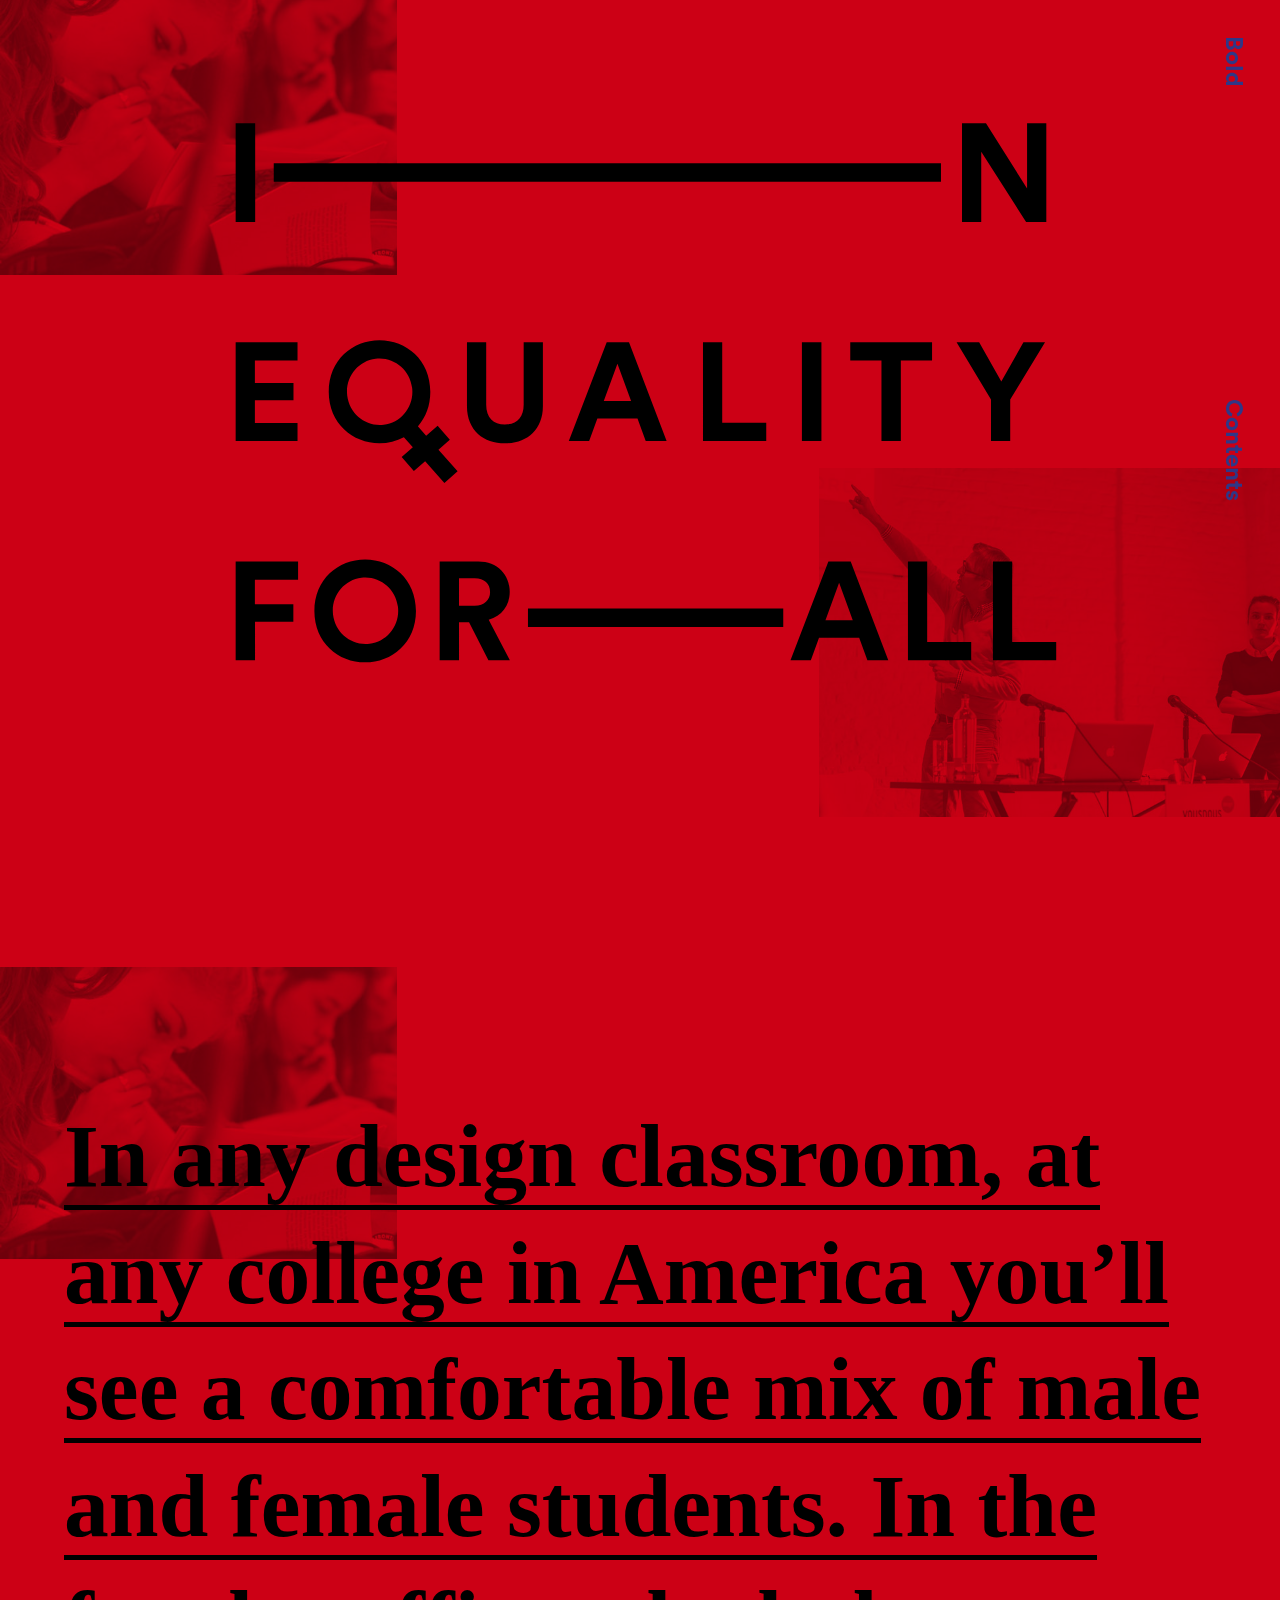
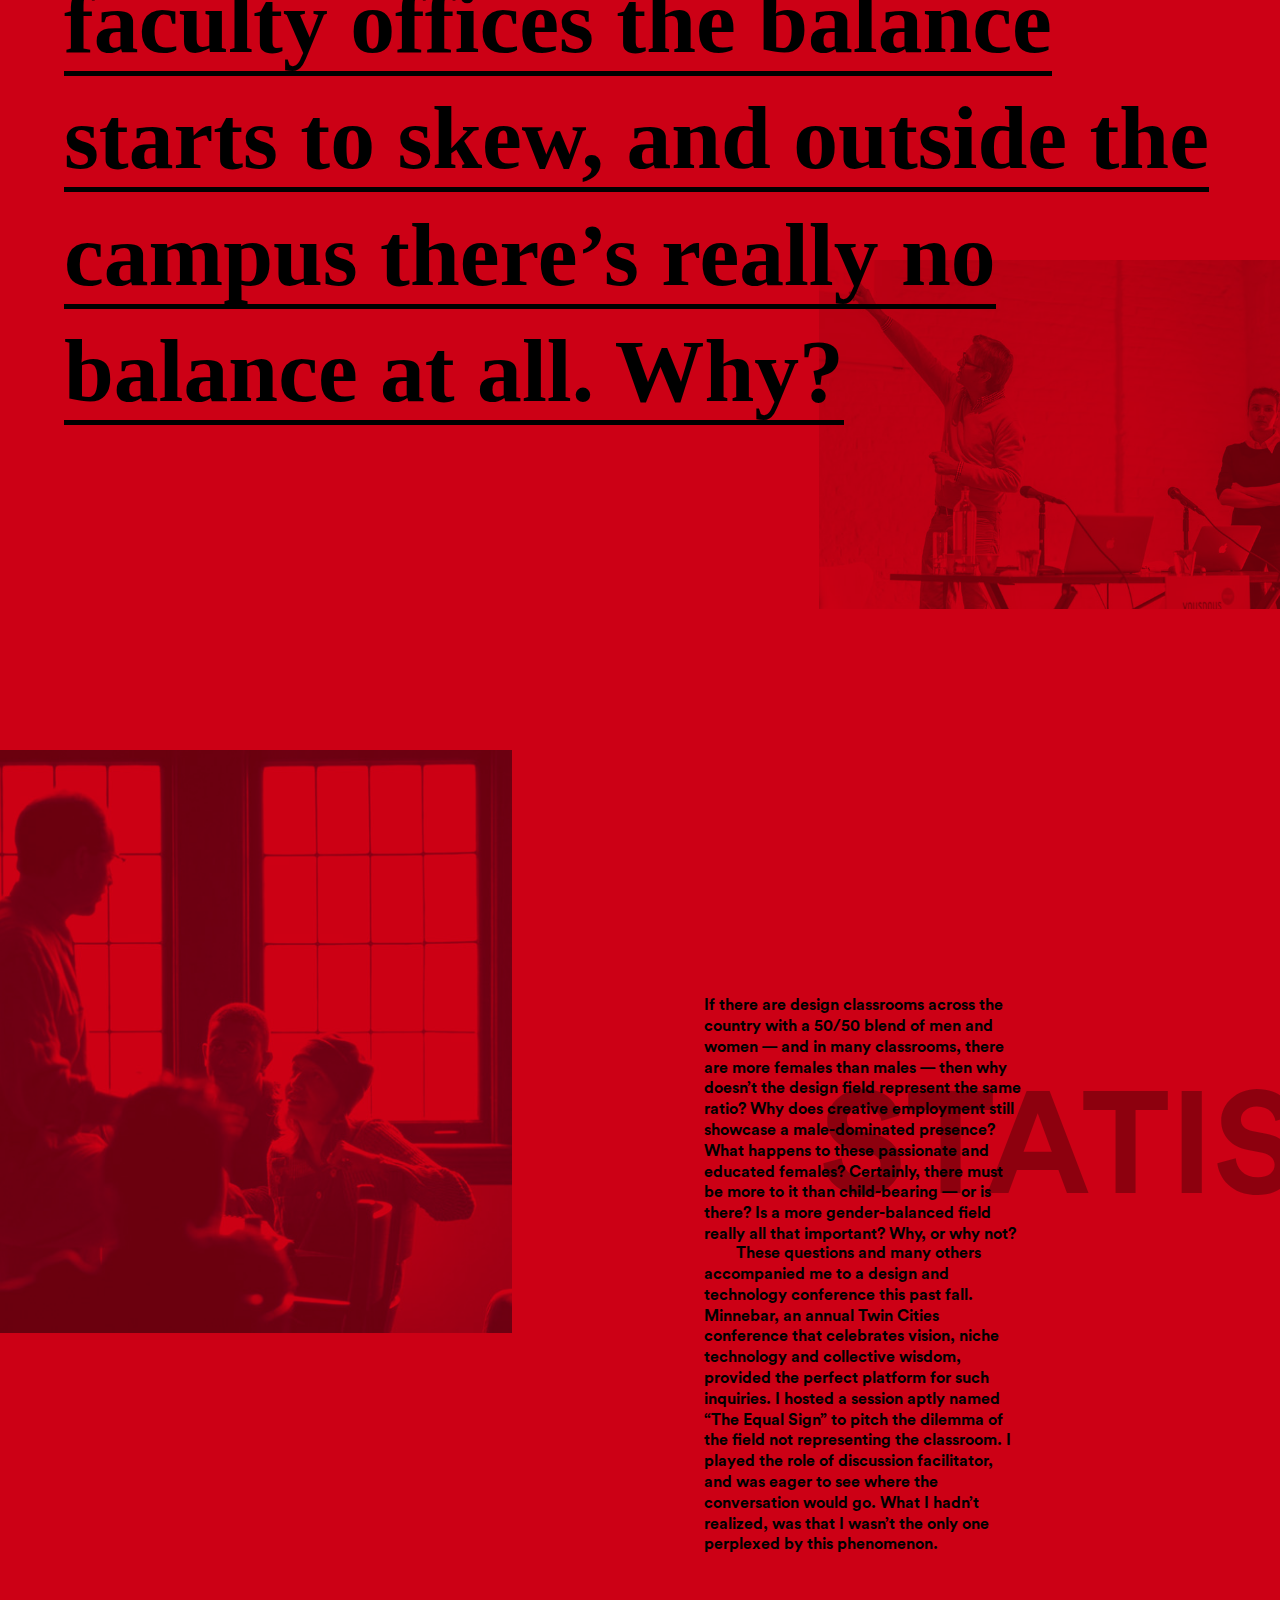
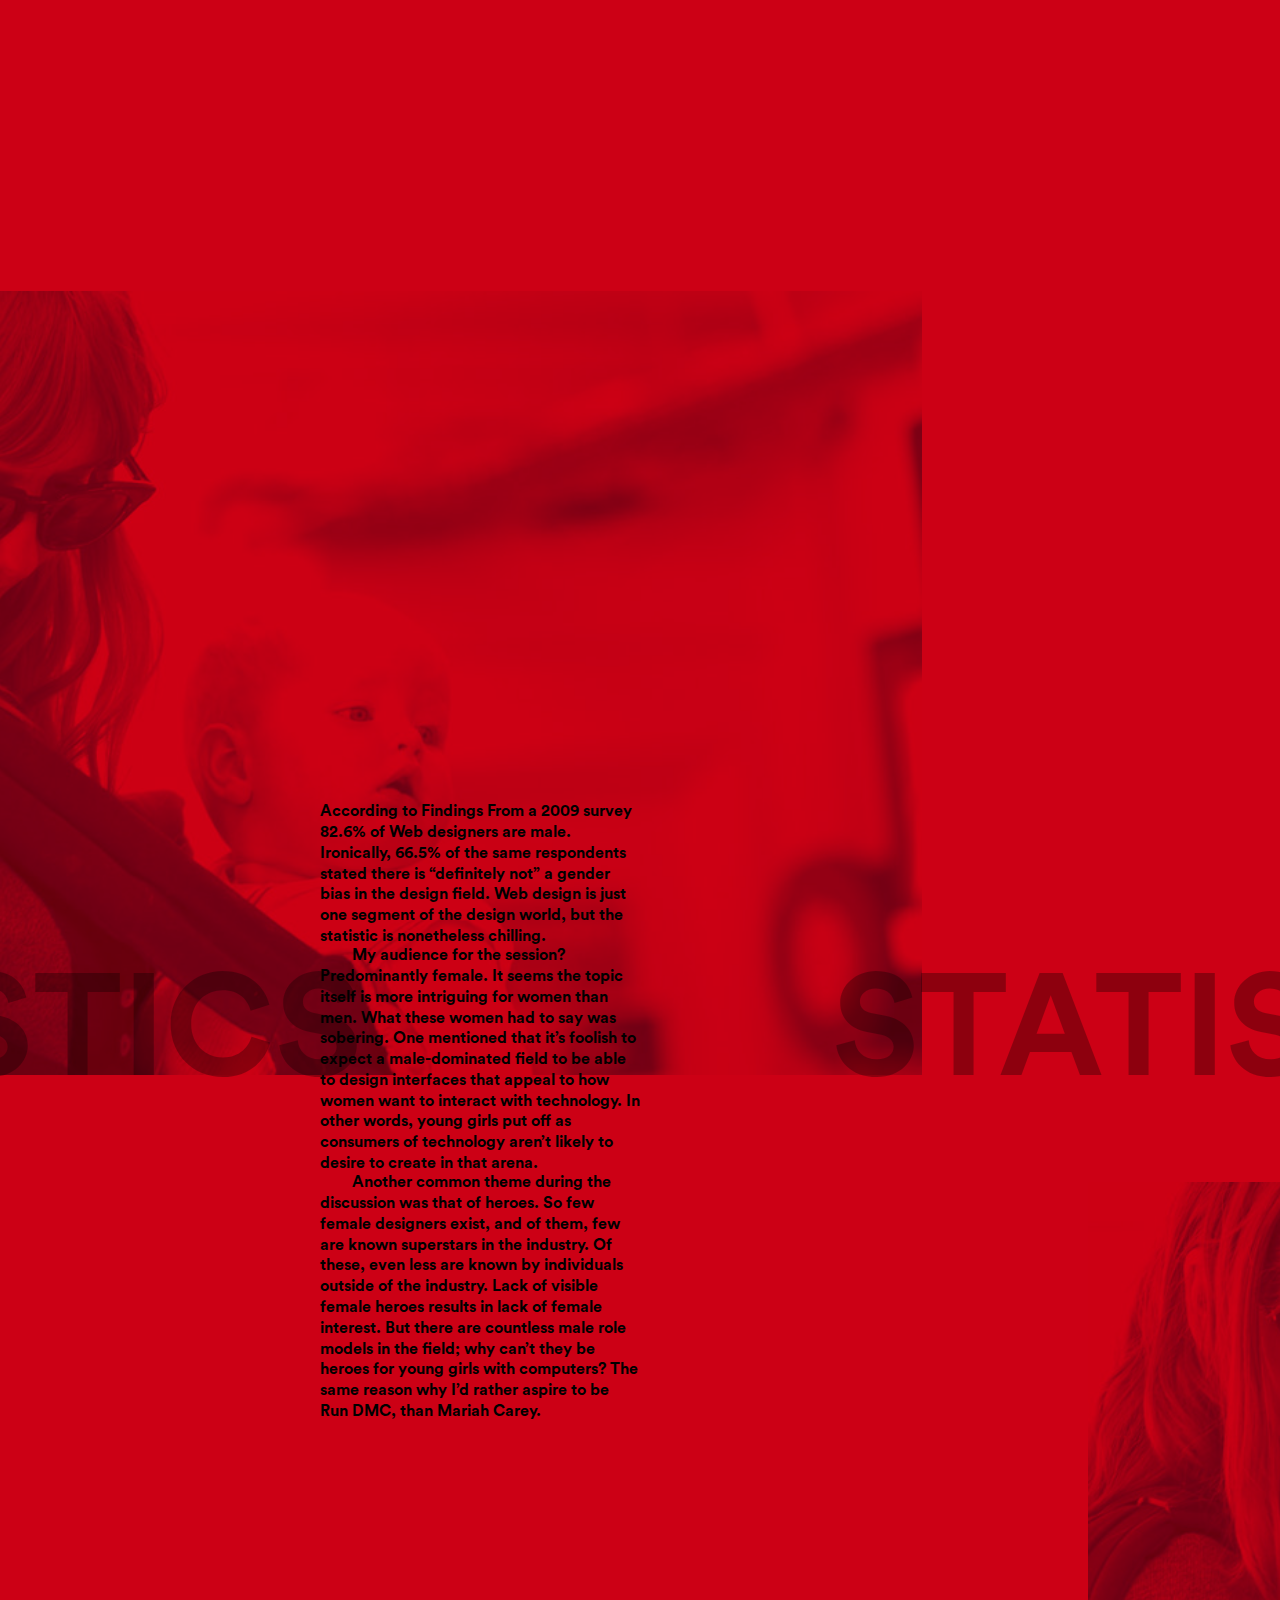
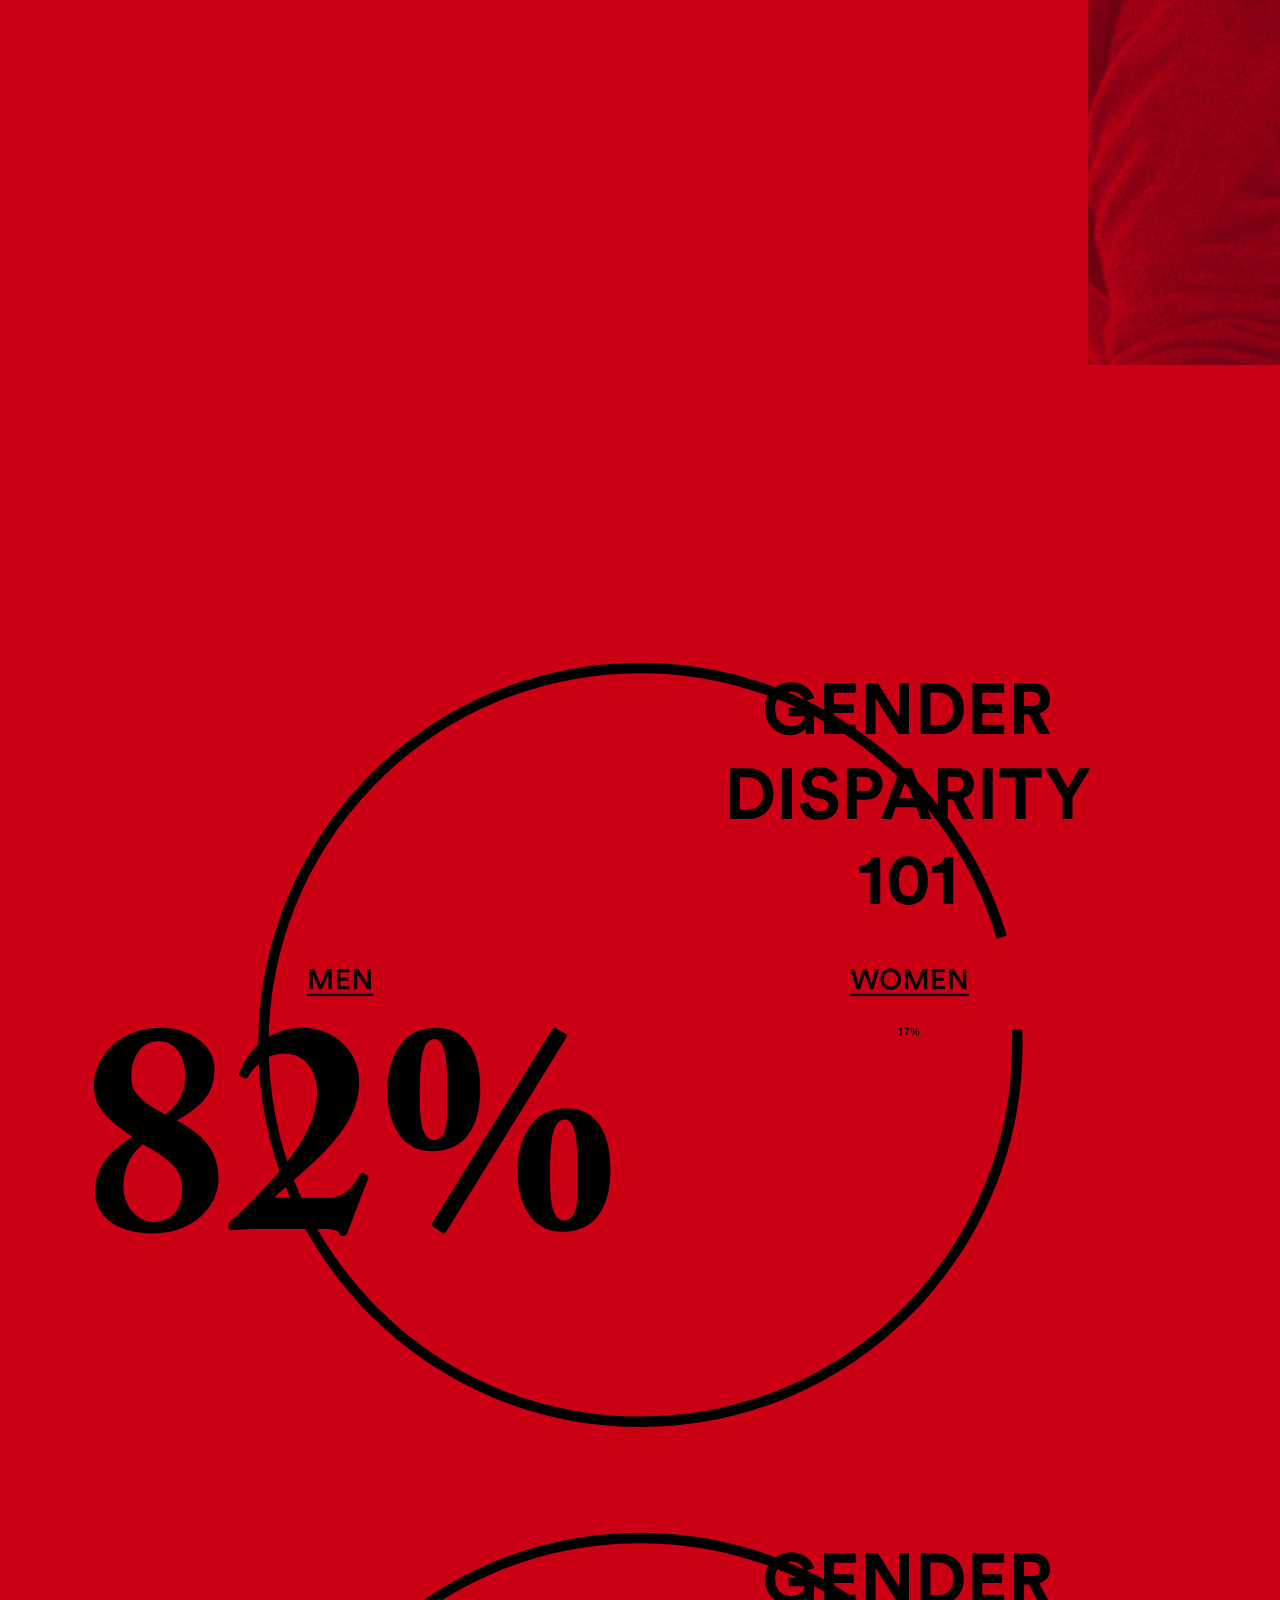
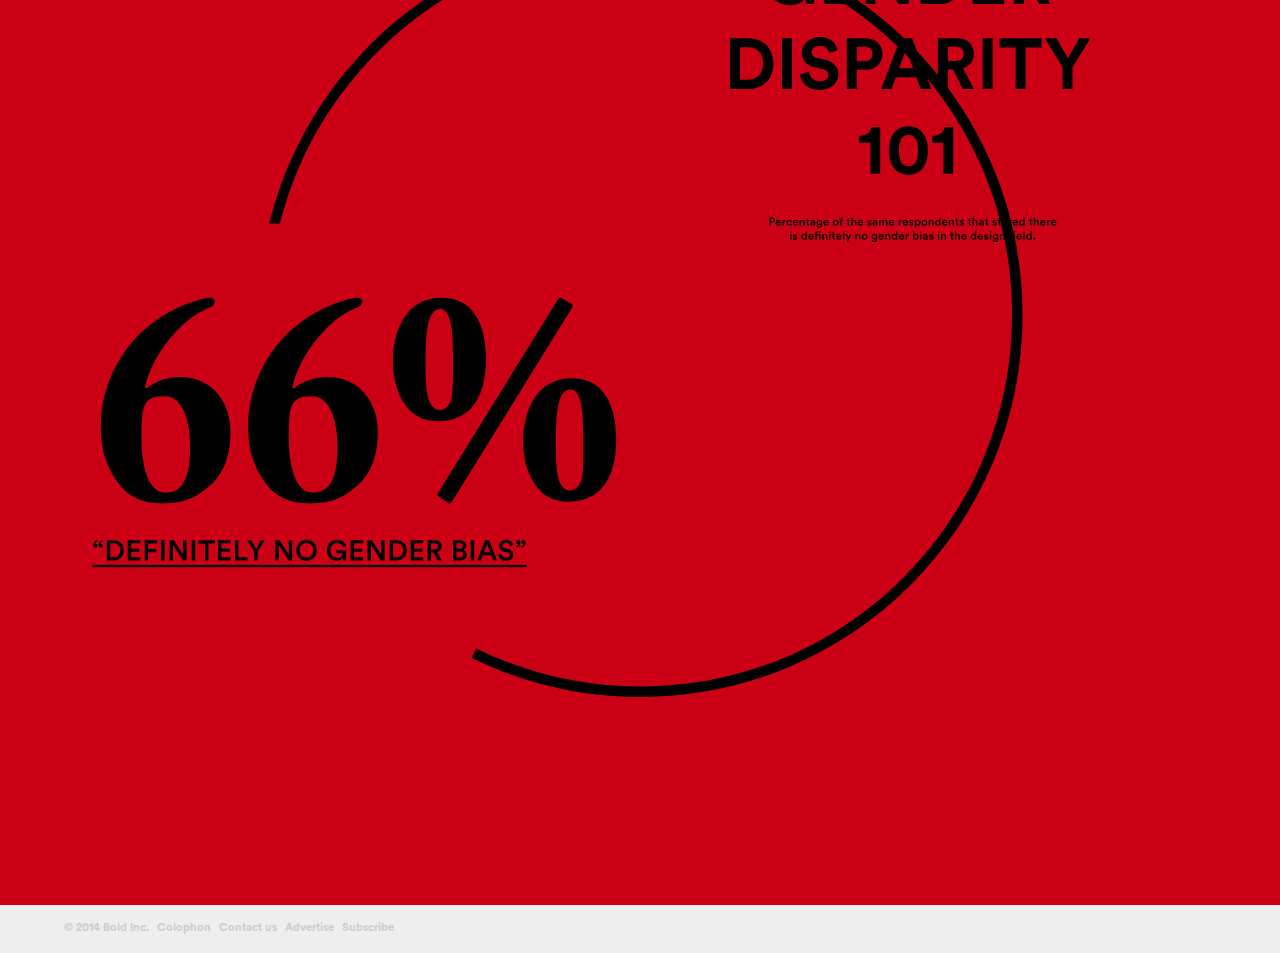
<file: inequality-for-all.html>
<!doctype html>
<html class="no-js" lang="en">
    <head>
        <script>(function(H){H.className=H.className.replace(/\bno-js\b/,'js')})(document.documentElement)</script>
        <title> Bold — Issue no.1 </title>
        <meta charset="utf-8">
        <!-- Tving IE til å bruke ChromeFrame som rendringsmotor. -->
        <meta http-equiv="X-UA-Compatible" content="IE=edge,chrome=1">
        <!-- SEO (google, yahoo, bing osv.) -->
        <meta name="description" content="">
        <meta name="author" content="">

        <!-- TODO:husk å legge inn data for sosiale medier -->
        <!-- Twitter Card data -->
        <meta name="twitter:card" value="summary">
        <!-- Open Graph data -->
        <meta property="og:title" content="<?php echo $title?>">
        <meta property="og:type" content="article">
        <meta property="og:url" content="">
        <meta property="og:image" content="">
        <meta property="og:description" content="">

        <!-- Bedre rendring av fonter på IE-mobile! Kilde: https://github.com/h5bp/mobile-boilerplate/wiki/The-Markup -->
        <meta http-equiv="cleartype" content="on">
        <!-- For mobiler. Kilde: http://davidbcalhoun.com/tag/handheldfriendly -->
        <meta name="HandheldFriendly" content="True"><!-- For telefoner som ikke er smarte-->
        <meta name="MobileOptimized" content="320"><!-- For telefoner som ikke er smarte av Windowstypen-->
        <meta name="viewport" content="width=device-width, initial-scale=1.0"><!-- For smarte telefoner-->
        <link href="assets/css/style.css" rel="stylesheet" type="text/css" media="all">
    </head>
    <body>
<header>

<nav id="meny" role="navigation">
	<a href="index.html" class="meta">Bold</a>
	<label for="menylink" class="menylink">Contents</label>
	<input type="checkbox" id="menylink">

	<ul class="slideout">
		<li>
			<a href="inequality-for-all.html">Inequality for all
				<!-- <iframe src="inequality-for-all.html" frameborder="0"></iframe> -->
				<ul class="page-index">
					<li><img src="assets/img/dicktionary/bold.jpg" alt=""></li>
					<li><img src="assets/img/dicktionary/bold.jpg" alt=""></li>
					<li><img src="assets/img/dicktionary/bold.jpg" alt=""></li>
				</ul>
			</a>
		</li>
		<li>
			<a href="its-a-mans-world.html">It&rsquo;s a man&rsquo;s world
				<!-- <iframe src="its-a-mans-world.html" frameborder="0"></iframe> -->
				<ul class="page-index">
					<li><img src="assets/img/dicktionary/bold.jpg" alt=""></li>
					<li><img src="assets/img/dicktionary/bold.jpg" alt=""></li>
					<li><img src="assets/img/dicktionary/bold.jpg" alt=""></li>
				</ul>
			</a>
		</li>
		<li>
			<a href="showcase-1.html">Showcase (1)
				<!-- <iframe src="index.html" frameborder="0"></iframe> -->
			</a>
		</li>
		<li>
			<a href="showcase-2.html">Showcase (2)
			</a>
		</li>
		<li>
			<a href="dicktionary.html">Dicktionary
				<!-- <iframe src="dicktionary.html" frameborder="0"></iframe> -->
				<ul class="page-index">
					<li><img src="assets/img/dicktionary/bold.jpg" alt=""></li>
					<li><img src="assets/img/dicktionary/bold.jpg" alt=""></li>
					<li><img src="assets/img/dicktionary/bold.jpg" alt=""></li>
				</ul>
			</a>
		</li>
		<li>
			<a href="quotes.html">Quotes
			</a>
		</li>
	</ul>
</nav>

</header>

<section class="inequality">
	<article>
		<header class="tittel">
			<img src="assets/img/inequality-for-all/overprint/inequality-1.jpg" alt="Design students">
			<svg xmlns="http://www.w3.org/2000/svg" viewBox="0 0 108.283 83.34"><g fill="#000000"><path d="M17.926 42.721h-4.509v-2.416h4.082v-1.813h-4.082v-2.386h4.509v-1.916h-6.542v10.446h6.542zM35.843 34.19v6.748c0 2.564 1.783 3.934 4.008 3.934 2.24 0 4.022-1.37 4.022-3.934v-6.748h-2.033v6.601c0 1.37-.751 2.092-1.989 2.092-1.208 0-1.974-.722-1.974-2.092v-6.601h-2.034zM46.613 44.636h2.151l.869-2.387h4.243l.869 2.387h2.21l-3.977-10.446h-2.357l-4.008 10.446zm6.586-4.243h-2.888l1.444-3.949 1.444 3.949zM60.802 34.19v10.446h6.689v-1.944h-4.656v-8.502zM71.263 34.19h2.063v10.446h-2.063zM85.025 34.19h-8.649v1.93h3.3v8.516h2.048v-8.516h3.301zM93.29 44.636v-4.39l3.684-6.056h-2.284l-2.342 4.14-2.343-4.14h-2.387l3.639 6.056v4.39zM11.384 11.013h2.063v10.446h-2.063zM90.226 14.048l4.744 7.411h2.137v-10.446h-2.033v6.91l-4.347-6.91h-2.534v10.446h2.033zM11.384 67.813h2.048v-4.066h4.052v-1.871h-4.067v-2.579h4.568v-1.93h-6.601zM25.072 57.146c-2.829 0-5.363 2.077-5.363 5.451 0 3.359 2.534 5.437 5.363 5.437 2.844 0 5.378-2.077 5.378-5.437 0-3.373-2.534-5.451-5.378-5.451zm.47 8.917c-1.895.233-3.622-1.141-3.859-3.068-.237-1.927 1.108-3.678 3.002-3.91 1.895-.233 3.622 1.141 3.859 3.068.237 1.927-1.107 3.677-3.002 3.91zM40.366 60.579c0-1.812-1.297-3.212-3.33-3.212h-4.081v10.446h2.048v-4.022h1.061l2.048 4.022h2.269l-2.24-4.273c1.37-.397 2.225-1.502 2.225-2.961zm-3.713 1.459h-1.65v-2.902h1.65c1.031 0 1.635.575 1.635 1.459 0 .853-.604 1.443-1.635 1.443zM74.063 57.367l-4.008 10.446h2.151l.869-2.387h4.243l.869 2.387h2.21l-3.977-10.446h-2.357zm-.31 6.203l1.444-3.949 1.444 3.949h-2.888zM84.509 57.367h-2.033v10.446h6.689v-1.944h-4.656zM93.497 65.869v-8.502h-2.033v10.446h6.689v-1.944zM28.937 46.324l1.29 1.481 1.194-1.04 2.036 2.304 1.397-1.238-2.025-2.292 1.204-1.049-1.291-1.481-1.214 1.058-.882-.999.04-.038c.796-.914 1.282-2.136 1.282-3.61 0-3.374-2.534-5.451-5.378-5.451-2.829 0-5.363 2.077-5.363 5.451 0 3.359 2.534 5.437 5.363 5.437.917 0 1.804-.23 2.582-.638l.949 1.074-1.184 1.031zm-5.754-6.491c-.237-1.927 1.107-3.678 3.002-3.91 1.895-.233 3.622 1.141 3.859 3.068.237 1.927-1.108 3.678-3.002 3.91-1.894.232-3.622-1.141-3.859-3.068zM15.411 15.251h70.558v1.965h-70.558zM42.294 62.327h26.996v1.965h-26.996z"/></g></svg>
			<img src="assets/img/inequality-for-all/overprint/inequality-2.jpg" alt="Gender and design">
		</header>
		<div class="ingress">
			<div>
				<p>
				In any design classroom, at any
				college in America you’ll see a
				comfortable mix of male and
				female students. In the faculty
				offices the balance starts to skew,
				and outside the campus there’s
				really no balance at all. Why?
				</p>
			</div>
			<img src="assets/img/inequality-for-all/overprint/inequality-1.jpg" alt="Design students">
			<img src="assets/img/inequality-for-all/overprint/inequality-2.jpg" alt="Gender and design">
		</div>
		<div class="classrooms">
			<img src="assets/img/inequality-for-all/overprint/inequality-3.jpg" alt="Classroom">
		<p>
			If there are design classrooms across the country with
			a 50/50 blend of men and women — and in many classrooms,
			there are more females than males — then why doesn’t
			the design field represent the same ratio? Why does
			creative employment still showcase a male-dominated
			presence? What happens to these passionate and educated
			females? Certainly, there must be more to it than
			child-bearing — or is there? Is a more gender-balanced
			field really all that important? Why, or why not?
		</p>
		<h2 class="utenparent">STATISTICS</h2>
		<p>
			These questions and many others accompanied me to
			a design and technology conference this past fall.
			Minnebar, an annual Twin Cities conference that celebrates
			vision, niche technology and collective wisdom, provided
			the perfect platform for such inquiries. I hosted a
			session aptly named “The Equal Sign” to pitch the dilemma
			of the field not representing the classroom. I played the
			role of discussion facilitator, and was eager to see where
			the conversation would go. What I hadn’t realized, was
			that I wasn’t the only one perplexed by this phenomenon.
		</p>
		</div>
		<div class="statistics">
			<img src="assets/img/inequality-for-all/overprint/inequality-4.jpg" alt="Mother and child">
			<h2>STATISTICS</h2><h2>STATISTICS</h2>
			<p>
			According to Findings From a 2009 survey 82.6% of
			Web designers are male. Ironically, 66.5% of the
			same respondents stated there is “definitely not” a gender
			bias in the design field. Web design is just one segment
			of the design world, but the statistic is nonetheless chilling.
			</p>
			<p>
			My audience for the session? Predominantly female.
			It seems the topic itself is more intriguing for women
			than men. What these women had to say was sobering.
			One mentioned that it’s foolish to expect a male-dominated
			field to be able to design interfaces that appeal to how
			women want to interact with technology. In other words,
			young girls put off as consumers of technology aren’t
			likely to desire to create in that arena.
			</p>
			<p>
			Another common theme during the discussion was that
			of heroes. So few female designers exist, and of them,
			few are known superstars in the industry. Of these,
			even less are known by individuals outside of the
			industry. Lack of visible female heroes results in
			lack of female interest. But there are countless male
			role models in the field; why can’t they be heroes for
			young girls with computers? The same reason why I’d
			rather aspire to be Run DMC, than Mariah Carey.
			</p>
			<img src="assets/img/inequality-for-all/overprint/inequality-4.jpg" alt="Mother and child">

			<svg version="1.1" id="Layer_1" xmlns="http://www.w3.org/2000/svg" xmlns:xlink="http://www.w3.org/1999/xlink" x="0px" y="0px"
				 width="100%" height="100%" viewBox="0 0 1099.84 824.882" enable-background="new 0 0 1099.84 824.882"
				 xml:space="preserve">
			<g>
				<path d="M798.307,390.129c0-0.264-0.056-0.506-0.254-0.506c-0.109,0-0.253,0.011-0.494,0.077l-0.539,0.154
					c-0.056,0.011-0.1,0.011-0.121-0.033l-0.077-0.22c-0.022-0.044-0.012-0.088,0.065-0.132l2.674-1.31
					c0.077-0.033,0.132-0.066,0.209-0.066c0.066,0,0.099,0.077,0.099,0.165s-0.032,1.815-0.032,3.234v0.462
					c0,0.572,0.011,2.464,0.011,2.585c0.011,0.572,0.055,0.649,0.604,0.649h0.396c0.077,0,0.11,0.033,0.11,0.088v0.286
					c0,0.055-0.033,0.077-0.121,0.077c-0.077,0-1.573-0.033-1.761-0.033c-0.319,0-1.87,0.033-1.925,0.033
					c-0.066,0-0.088-0.022-0.088-0.077v-0.297c0-0.066,0.065-0.077,0.153-0.077h0.286c0.605,0,0.771-0.033,0.792-0.594
					c0.022-0.462,0.012-1.672,0.012-2.068V390.129z"/>
				<path d="M807.073,388.259c0.055,0,0.11,0.033,0.11,0.121s-0.121,0.286-0.198,0.407c-0.154,0.242-0.869,1.529-1.31,2.629
					c-0.594,1.463-0.825,2.409-1.122,3.509c-0.121,0.429-0.418,0.847-0.924,0.847c-0.374,0-0.66-0.275-0.66-0.693
					c0-0.353,0.275-0.924,0.484-1.288c0.187-0.341,2.123-3.509,2.618-4.279h-2.541c-0.66,0-0.781,0.209-1.101,0.605
					c-0.066,0.088-0.132,0.077-0.231,0.022c-0.099-0.055-0.099-0.066-0.065-0.165l0.693-2.046c0.021-0.066,0.032-0.077,0.165-0.077
					c0.12,0,0.165,0.033,0.143,0.198c-0.022,0.154,0.066,0.209,0.627,0.209H807.073z"/>
				<path d="M808.217,390.492c0-1.21,0.518-2.398,1.815-2.398c1.397,0,1.661,1.342,1.661,2.277c0,1.452-0.583,2.333-1.793,2.333
					C808.47,392.704,808.217,391.119,808.217,390.492z M810.396,391.889c0.077-0.275,0.065-0.77,0.065-1.738
					c0-1.254-0.197-1.64-0.462-1.64c-0.176,0-0.318,0.11-0.406,0.363c-0.144,0.374-0.154,1.155-0.154,1.628
					c0,0.572,0.011,1.023,0.099,1.332c0.066,0.264,0.242,0.451,0.407,0.451C810.197,392.286,810.329,392.099,810.396,391.889z
					 M809.955,395.531c-0.033-0.022-0.065-0.055-0.065-0.088c0-0.044,0.032-0.088,0.065-0.143l4.412-7.118
					c0.021-0.044,0.044-0.088,0.088-0.088c0.033,0,0.066,0.011,0.099,0.033l0.33,0.187c0.033,0.022,0.044,0.044,0.044,0.077
					c0,0.022-0.011,0.055-0.044,0.11l-4.444,7.184c-0.022,0.044-0.066,0.088-0.099,0.088c-0.033,0-0.066-0.011-0.089-0.033
					L809.955,395.531z M813.08,393.496c0-1.21,0.517-2.398,1.815-2.398c1.396,0,1.661,1.342,1.661,2.277
					c0,1.452-0.583,2.333-1.794,2.333C813.333,395.707,813.08,394.123,813.08,393.496z M815.258,394.893
					c0.077-0.275,0.066-0.77,0.066-1.738c0-1.254-0.198-1.64-0.462-1.64c-0.177,0-0.319,0.11-0.407,0.363
					c-0.144,0.374-0.154,1.155-0.154,1.628c0,0.572,0.011,1.023,0.1,1.331c0.065,0.264,0.241,0.451,0.406,0.451
					C815.061,395.289,815.192,395.102,815.258,394.893z"/>
			</g>
			<g>
				<defs>
					<rect id="SVGID_1_" width="1099.843" height="824.882"/>
				</defs>
				<clipPath id="SVGID_2_">
					<use xlink:href="#SVGID_1_"  overflow="visible"/>
				</clipPath>
			</g>
			<g>
				<rect x="232.018" y="355.898" width="63.336" height="2.186"/>
			</g>
			<g>
				<path d="M252.405,351.66v-14.266l-6.04,14.266h-2.842l-5.985-14.211v14.211h-3.198v-19.376h4.373l6.286,14.785l6.204-14.785h4.455
					v19.376H252.405z"/>
				<path d="M260.555,351.66v-19.376h11.97v3.061h-8.69v5.138h7.871v2.979h-7.871v5.138h8.69v3.061H260.555z"/>
				<path d="M289.582,351.66l-9.565-14.675v14.675h-3.28v-19.376h4.182l8.8,13.746v-13.746h3.279v19.376H289.582z"/>
			</g>
			<g>
				<rect x="750.758" y="355.898" width="113.087" height="2.186"/>
			</g>
			<g>
				<path d="M774.807,332.284h3.389l-5.438,19.376h-3.389l-4.7-14.648l-4.7,14.648h-3.361l-5.493-19.376h3.443l3.881,14.156
					l4.536-14.156h3.416l4.618,14.266L774.807,332.284z"/>
				<path d="M789.244,331.875c5.083,0,9.865,3.744,9.865,10.084c0,6.368-4.782,10.112-9.865,10.112s-9.839-3.744-9.839-10.112
					C779.405,335.618,784.161,331.875,789.244,331.875z M789.244,348.955c3.279,0,6.504-2.323,6.504-6.996s-3.225-6.996-6.504-6.996
					c-3.252,0-6.478,2.323-6.478,6.996S785.992,348.955,789.244,348.955z"/>
				<path d="M820.896,351.66v-14.266l-6.039,14.266h-2.843l-5.984-14.211v14.211h-3.197v-19.376h4.372l6.286,14.785l6.203-14.785h4.454
					v19.376H820.896z"/>
				<path d="M829.047,351.66v-19.376h11.97v3.061h-8.69v5.138h7.87v2.979h-7.87v5.138h8.69v3.061H829.047z"/>
				<path d="M858.072,351.66l-9.564-14.675v14.675h-3.279v-19.376h4.181l8.8,13.746v-13.746h3.279v19.376H858.072z"/>
			</g>
			<g>
				<path d="M29.674,545.332c0-24.758,15.192-39.95,35.73-52.61c-23.07-16.6-36.856-26.165-36.856-50.36
					c0-22.789,21.382-54.018,64.427-54.018c29.541,0,50.642,18.568,50.642,38.544c0,21.382-8.159,34.042-36.012,50.078
					c25.04,13.224,39.951,28.416,39.951,56.269c0,23.352-22.507,51.485-61.895,51.485C44.585,584.72,29.674,563.619,29.674,545.332z
					 M112.951,541.394c0-16.317-9.847-26.446-37.7-41.92c-9.566,7.597-18.569,21.382-18.569,39.669
					c0,23.914,17.443,34.605,28.697,34.605C103.104,573.748,112.951,561.932,112.951,541.394z M64.279,435.328
					c0,14.911,8.159,22.226,32.354,36.012c10.128-7.034,19.131-19.413,19.131-36.856c0-18.85-9.285-33.761-25.603-33.198
					C72.438,401.286,64.279,417.885,64.279,435.328z"/>
			</g>
			<g>
				<path d="M183.283,580.5c-4.783,0-9.847,0.281-14.067,0.562c-4.22,0.281-7.596,0.562-8.721,0.562c-1.407,0-2.251,0-3.095-1.688
					c-0.844-1.97-0.282-5.064,1.688-6.752c10.128-9.285,34.042-31.511,54.58-57.676c17.443-21.944,28.697-43.889,27.853-68.365
					c-0.844-20.819-13.786-34.887-32.636-34.324c-16.318,0.844-26.728,11.816-32.917,21.944c-1.407,2.251-2.251,2.251-3.376,1.688
					l-4.783-1.97c-0.844-0.562-1.125-1.406,0-3.938c4.502-10.973,19.976-42.201,60.489-42.201c30.666,0,53.455,23.352,53.455,51.204
					c0,23.914-11.253,46.984-42.482,76.243c-16.318,15.192-28.978,25.603-37.7,33.762v1.125h48.672
					c18.288,0,25.602-10.973,31.792-21.382c1.407-2.532,2.25-3.095,5.064-1.688c3.095,1.407,4.22,2.532,3.376,4.502l-19.975,52.048
					c-0.844,2.251-1.688,3.095-4.22,3.095c-2.25,0-2.532-0.562-3.657-2.813c-1.688-3.657-7.034-3.938-18.287-3.938H183.283z"/>
			</g>
			<g>
				<path d="M308.476,449.676c0-30.947,13.223-61.332,46.421-61.332c35.73,0,42.482,34.323,42.482,58.237
					c0,37.138-14.911,59.645-45.859,59.645C314.947,506.226,308.476,465.713,308.476,449.676z M364.182,485.406
					c1.969-7.033,1.688-19.693,1.688-44.452c0-32.072-5.064-41.919-11.816-41.919c-4.501,0-8.159,2.813-10.41,9.284
					c-3.657,9.566-3.938,29.541-3.938,41.639c0,14.629,0.281,26.164,2.532,34.042c1.688,6.752,6.189,11.535,10.41,11.535
					C359.117,495.535,362.494,490.752,364.182,485.406z M352.928,578.53c-0.844-0.562-1.688-1.406-1.688-2.25
					c0-1.126,0.844-2.251,1.688-3.658l112.818-182.028c0.562-1.125,1.125-2.25,2.25-2.25c0.844,0,1.688,0.281,2.532,0.844l8.44,4.783
					c0.844,0.562,1.125,1.125,1.125,1.969c0,0.562-0.281,1.407-1.125,2.813L365.307,582.47c-0.563,1.125-1.688,2.25-2.532,2.25
					s-1.688-0.281-2.251-0.844L352.928,578.53z M432.829,526.483c0-30.947,13.223-61.332,46.421-61.332
					c35.73,0,42.482,34.323,42.482,58.237c0,37.137-14.911,59.645-45.859,59.645C439.3,583.032,432.829,542.519,432.829,526.483z
					 M488.535,562.213c1.969-7.033,1.688-19.694,1.688-44.452c0-32.073-5.064-41.92-11.816-41.92c-4.501,0-8.159,2.813-10.41,9.284
					c-3.657,9.565-3.939,29.541-3.939,41.639c0,14.63,0.282,26.165,2.532,34.042c1.688,6.753,6.189,11.535,10.41,11.535
					C483.47,572.341,486.847,567.559,488.535,562.213z"/>
			</g>
			<g>
				<path d="M708.427,108l-0.614-5.536c-2.188,3.28-6.972,6.561-14.284,6.561c-13.054,0-24.194-9.568-24.194-25.219
					s11.688-25.287,24.81-25.287c12.712,0,19.751,7.449,22.144,14.899l-9.021,3.212c-1.23-4.306-5.263-9.294-13.122-9.294
					c-7.313,0-15.241,4.989-15.241,16.471c0,10.935,7.177,16.607,15.31,16.607c8.953,0,12.438-6.014,12.985-9.431h-15.31v-8.201h24.194
					V108H708.427z"/>
				<path d="M725.582,108V59.544h30.345v8.885h-20.913v11.072h18.931v8.406h-18.931v11.208h20.913V108H725.582z"/>
				<path d="M796.796,108l-22.007-34.377V108h-9.432V59.544h11.755l20.161,32.054V59.544h9.432V108H796.796z"/>
				<path d="M817.778,108V59.544h17.359c13.806,0,23.92,8.953,23.92,24.262S848.875,108,835.069,108H817.778z M834.728,99.252
					c7.928,0,14.558-4.921,14.558-15.446s-6.562-15.514-14.489-15.514h-7.586v30.96H834.728z"/>
				<path d="M867.26,108V59.544h30.345v8.885h-20.913v11.072h18.931v8.406h-18.931v11.208h20.913V108H867.26z"/>
				<path d="M921.456,89.342h-4.92V108h-9.5V59.544h18.931c9.432,0,15.446,6.493,15.446,14.899c0,6.766-3.964,11.892-10.32,13.737
					L941.481,108h-10.525L921.456,89.342z M924.19,81.209c4.784,0,7.586-2.733,7.586-6.698c0-4.101-2.802-6.766-7.586-6.766h-7.654
					v13.464H924.19z"/>
			</g>
			<g>
				<path d="M635.982,188.989v-48.456h17.359c13.806,0,23.92,8.953,23.92,24.262s-10.183,24.194-23.988,24.194H635.982z
					 M652.932,180.241c7.928,0,14.558-4.921,14.558-15.446s-6.562-15.514-14.489-15.514h-7.586v30.96H652.932z"/>
				<path d="M685.464,188.989v-48.456h9.568v48.456H685.464z"/>
				<path d="M730.229,154.68c-0.479-2.666-2.665-6.834-8.816-6.834c-4.579,0-7.586,2.938-7.586,6.151c0,2.666,1.709,4.784,5.263,5.467
					l6.766,1.299c8.816,1.708,13.532,7.449,13.532,14.284c0,7.45-6.219,14.968-17.496,14.968c-12.849,0-18.521-8.27-19.272-15.173
					l8.748-2.323c0.409,4.784,3.759,9.089,10.593,9.089c5.058,0,7.859-2.528,7.859-5.946c0-2.802-2.118-4.989-5.877-5.741l-6.767-1.367
					c-7.723-1.572-12.712-6.561-12.712-13.874c0-8.611,7.723-15.172,16.881-15.172c11.756,0,16.267,7.107,17.359,12.575L730.229,154.68
					z"/>
				<path d="M756.814,170.741v18.248h-9.432v-48.456h18.111c9.567,0,15.924,6.356,15.924,15.104c0,8.816-6.356,15.104-15.924,15.104
					H756.814z M764.332,162.608c4.716,0,7.586-2.734,7.586-6.903c0-4.306-2.87-6.971-7.586-6.971h-7.449v13.874H764.332z"/>
				<path d="M813.812,177.917H794.13l-4.032,11.072h-9.979l18.59-48.456h10.935l18.453,48.456h-10.252L813.812,177.917z
					 M797.273,169.306h13.396l-6.698-18.316L797.273,169.306z"/>
				<path d="M848.736,170.331h-4.92v18.658h-9.5v-48.456h18.931c9.432,0,15.446,6.493,15.446,14.899c0,6.766-3.964,11.892-10.32,13.737
					l10.389,19.82h-10.525L848.736,170.331z M851.471,162.198c4.784,0,7.586-2.734,7.586-6.698c0-4.101-2.802-6.766-7.586-6.766h-7.654
					v13.464H851.471z"/>
				<path d="M877.031,188.989v-48.456h9.568v48.456H877.031z"/>
				<path d="M918.037,149.486v39.503h-9.5v-39.503h-15.309v-8.953h40.118v8.953H918.037z"/>
				<path d="M936.49,140.533h11.071l10.867,19.205l10.866-19.205h10.594l-17.086,28.089v20.367h-9.432v-20.367L936.49,140.533z"/>
			</g>
			<g>
				<path d="M769.87,269.978v-29.661h-10.661v-6.356c6.492-0.068,11.003-3.69,11.892-8.338h8.133v44.355H769.87z"/>
				<path d="M791.604,232.047c2.939-4.374,7.724-7.449,14.626-7.449c6.903,0,11.687,3.075,14.558,7.449
					c3.007,4.579,3.964,10.115,3.964,15.788c0,5.673-0.957,11.208-3.964,15.788c-2.871,4.374-7.654,7.45-14.558,7.45
					c-6.902,0-11.687-3.076-14.626-7.45c-3.007-4.579-3.896-10.115-3.896-15.788C787.708,242.162,788.597,236.626,791.604,232.047z
					 M799.532,259.111c1.366,2.187,3.485,3.622,6.697,3.622c3.28,0,5.263-1.435,6.63-3.622c1.776-2.666,2.46-6.629,2.46-11.277
					s-0.684-8.611-2.46-11.277c-1.367-2.187-3.35-3.622-6.63-3.622c-3.212,0-5.331,1.435-6.697,3.622
					c-1.709,2.666-2.393,6.629-2.393,11.277S797.823,256.445,799.532,259.111z"/>
				<path d="M839.581,269.978v-29.661H828.92v-6.356c6.492-0.068,11.003-3.69,11.892-8.338h8.133v44.355H839.581z"/>
			</g>
			<g>
				<path d="M904.856,390.18c0.254,5.535,0.305,8.916,0.305,14.491c0,94.787-36.912,183.901-103.938,250.927
					s-156.14,103.938-250.927,103.938s-183.901-36.912-250.926-103.938S195.433,499.457,195.433,404.67
					c0-94.788,36.913-183.902,103.938-250.928C366.396,86.717,455.51,49.805,550.297,49.805c40.831,0,80.857,6.875,118.969,20.433
					c68.371,24.322,126.983,68.485,169.503,127.713c23.228,32.356,40.594,67.855,51.73,105.309l9.533-3.04
					c-11.453-38.444-29.293-74.882-53.14-108.101C803.18,131.229,742.916,85.825,672.617,60.816
					c-39.189-13.942-80.344-21.011-122.32-21.011c-49.254,0-97.037,9.648-142.022,28.675c-43.449,18.377-82.468,44.685-115.975,78.192
					s-59.814,72.526-78.191,115.975c-19.027,44.985-28.675,92.769-28.675,142.023c0,49.254,9.647,97.037,28.675,142.023
					c18.377,43.448,44.685,82.468,78.191,115.975s72.526,59.814,115.975,78.191c44.985,19.027,92.769,28.675,142.022,28.675
					s97.037-9.647,142.023-28.675c43.448-18.377,82.468-44.685,115.975-78.191s59.814-72.526,78.191-115.975
					c19.027-44.986,28.675-92.77,28.675-142.023c0-5.262-0.121-9.262-0.342-14.491H904.856z"/>
			</g>
			</svg>


			<svg version="1.1" id="Layer_1" xmlns="http://www.w3.org/2000/svg" xmlns:xlink="http://www.w3.org/1999/xlink" x="0px" y="0px"
				 width="1099.84px" height="824.882px" viewBox="0 0 1099.84 824.882" enable-background="new 0 0 1099.84 824.882"
				 xml:space="preserve">
			<g>
				<defs>
					<rect id="SVGID_1_" width="1099.843" height="824.882"/>
				</defs>
				<clipPath id="SVGID_2_">
					<use xlink:href="#SVGID_1_"  overflow="visible"/>
				</clipPath>
			</g>
			<g>
				<rect x="27" y="643.375" width="414.676" height="2.186"/>
			</g>
			<g>
				<path d="M52.321,566.152c-15.474-20.538-17.162-40.231-17.162-55.424c0-38.263,18.288-68.929,36.575-87.216
					c18.85-18.569,37.418-27.291,55.143-32.636c7.596-2.251,11.253-2.532,12.941-2.532s4.22,1.407,4.22,3.376
					c0,2.532-1.407,4.783-6.471,6.752c-22.507,8.44-52.893,41.638-60.207,75.681l1.688,0.844c5.908-5.627,18.287-10.973,30.947-10.973
					c34.887,0,48.954,27.571,48.954,52.33c0,24.758-7.877,40.513-18.287,50.078c-12.942,12.098-25.04,18.287-46.703,18.287
					C73.984,584.72,61.324,577.968,52.321,566.152z M120.405,530.702c0-26.727-7.877-48.391-24.195-48.391
					c-8.159,0-13.223,1.126-16.599,4.783c-5.627,5.627-5.627,17.725-5.627,37.418c0,16.318,3.658,49.798,22.789,49.798
					C107.182,574.311,120.405,570.091,120.405,530.702z"/>
				<path d="M192.988,566.152c-15.474-20.538-17.162-40.231-17.162-55.424c0-38.263,18.288-68.929,36.575-87.216
					c18.85-18.569,37.418-27.291,55.143-32.636c7.596-2.251,11.253-2.532,12.941-2.532s4.22,1.407,4.22,3.376
					c0,2.532-1.407,4.783-6.471,6.752c-22.507,8.44-52.893,41.638-60.207,75.681l1.688,0.844c5.908-5.627,18.287-10.973,30.947-10.973
					c34.887,0,48.954,27.571,48.954,52.33c0,24.758-7.877,40.513-18.287,50.078c-12.942,12.098-25.04,18.287-46.703,18.287
					C214.651,584.72,201.991,577.968,192.988,566.152z M261.072,530.702c0-26.727-7.877-48.391-24.195-48.391
					c-8.159,0-13.223,1.126-16.599,4.783c-5.627,5.627-5.627,17.725-5.627,37.418c0,16.318,3.658,49.798,22.789,49.798
					C247.849,574.311,261.072,570.091,261.072,530.702z"/>
				<path d="M313.961,449.676c0-30.947,13.223-61.332,46.421-61.332c35.73,0,42.482,34.323,42.482,58.237
					c0,37.138-14.911,59.645-45.859,59.645C320.432,506.226,313.961,465.713,313.961,449.676z M369.667,485.406
					c1.969-7.033,1.688-19.693,1.688-44.452c0-32.072-5.064-41.919-11.816-41.919c-4.501,0-8.159,2.813-10.41,9.284
					c-3.657,9.566-3.938,29.541-3.938,41.639c0,14.629,0.281,26.164,2.532,34.042c1.688,6.752,6.189,11.535,10.41,11.535
					C364.603,495.535,367.979,490.752,369.667,485.406z M358.413,578.53c-0.844-0.562-1.688-1.406-1.688-2.25
					c0-1.126,0.844-2.251,1.688-3.658l112.818-182.028c0.562-1.125,1.125-2.25,2.25-2.25c0.844,0,1.688,0.281,2.532,0.844l8.44,4.783
					c0.844,0.562,1.125,1.125,1.125,1.969c0,0.562-0.281,1.407-1.125,2.813L370.792,582.47c-0.563,1.125-1.688,2.25-2.532,2.25
					c-0.844,0-1.688-0.281-2.251-0.844L358.413,578.53z M438.314,526.483c0-30.947,13.223-61.332,46.421-61.332
					c35.73,0,42.482,34.323,42.482,58.237c0,37.137-14.911,59.645-45.859,59.645C444.785,583.032,438.314,542.519,438.314,526.483z
					 M494.02,562.213c1.969-7.033,1.688-19.694,1.688-44.452c0-32.073-5.064-41.92-11.816-41.92c-4.501,0-8.159,2.813-10.41,9.284
					c-3.657,9.565-3.939,29.541-3.939,41.639c0,14.63,0.282,26.165,2.532,34.042c1.688,6.753,6.189,11.535,10.41,11.535
					C488.955,572.341,492.332,567.559,494.02,562.213z"/>
			</g>
			<g>
				<path d="M673.559,319.399h1.319v-3.047h1.573c1.497,0,2.486-1.001,2.486-2.376c0-1.364-0.989-2.376-2.486-2.376h-2.893V319.399z
					 M674.878,312.765h1.376c0.836,0,1.342,0.473,1.342,1.221c0,0.737-0.506,1.199-1.342,1.199h-1.376V312.765z"/>
				<path d="M684.613,316.66c0-1.694-0.968-2.784-2.618-2.784c-1.354,0-2.607,1.122-2.607,2.816c0,1.815,1.287,2.872,2.739,2.872
					c1.287,0,2.135-0.759,2.42-1.694l-1.078-0.341c-0.176,0.528-0.571,0.935-1.342,0.935c-0.792,0-1.431-0.583-1.463-1.397h3.916
					C684.591,317.045,684.613,316.869,684.613,316.66z M680.696,316.132c0.044-0.572,0.507-1.188,1.31-1.188
					c0.88,0,1.298,0.561,1.32,1.188H680.696z"/>
				<path d="M685.944,314.041v5.358h1.276v-2.552c0-1.001,0.451-1.573,1.441-1.573c0.132,0,0.274,0.011,0.418,0.033v-1.298
					c-0.056-0.011-0.188-0.033-0.342-0.033c-0.704,0-1.298,0.341-1.551,0.924v-0.858H685.944z"/>
				<path d="M693.897,317.408c-0.121,0.407-0.506,0.99-1.342,0.99c-0.804,0-1.496-0.605-1.496-1.684s0.692-1.661,1.474-1.661
					c0.814,0,1.178,0.528,1.299,1.001l1.144-0.418c-0.22-0.858-1.012-1.76-2.453-1.76c-1.54,0-2.739,1.188-2.739,2.838
					c0,1.628,1.199,2.85,2.772,2.85c1.408,0,2.211-0.913,2.464-1.75L693.897,317.408z"/>
				<path d="M701.015,316.66c0-1.694-0.968-2.784-2.618-2.784c-1.354,0-2.607,1.122-2.607,2.816c0,1.815,1.287,2.872,2.739,2.872
					c1.287,0,2.134-0.759,2.42-1.694l-1.078-0.341c-0.176,0.528-0.571,0.935-1.342,0.935c-0.792,0-1.431-0.583-1.463-1.397h3.916
					C700.992,317.045,701.015,316.869,701.015,316.66z M697.098,316.132c0.045-0.572,0.507-1.188,1.31-1.188
					c0.88,0,1.298,0.561,1.32,1.188H697.098z"/>
				<path d="M702.345,319.399h1.276v-3.091c0-0.704,0.385-1.265,1.111-1.265c0.803,0,1.1,0.528,1.1,1.188v3.168h1.276v-3.389
					c0-1.177-0.627-2.123-1.937-2.123c-0.594,0-1.232,0.253-1.584,0.869v-0.715h-1.243V319.399z"/>
				<path d="M710.727,319.465c0.462,0,0.704-0.088,0.781-0.121v-1.056c-0.055,0.011-0.264,0.044-0.44,0.044
					c-0.473,0-0.682-0.198-0.682-0.671v-2.486h1.111v-1.133h-1.111v-1.639h-1.155v0.803c0,0.473-0.253,0.836-0.825,0.836h-0.274v1.133
					h0.989v2.695C709.12,318.871,709.736,319.465,710.727,319.465z"/>
				<path d="M716.062,318.717c0,0.429,0.044,0.649,0.055,0.682h1.188c-0.012-0.055-0.066-0.374-0.066-0.858v-2.663
					c0-1.067-0.627-2.002-2.277-2.002c-1.32,0-2.156,0.825-2.255,1.75l1.166,0.264c0.055-0.539,0.429-0.968,1.1-0.968
					c0.704,0,1.013,0.363,1.013,0.814c0,0.187-0.088,0.341-0.396,0.385l-1.375,0.209c-0.913,0.132-1.617,0.66-1.617,1.617
					c0,0.847,0.693,1.617,1.815,1.617C715.281,319.564,715.81,319.124,716.062,318.717z M714.654,318.563
					c-0.507,0-0.781-0.33-0.781-0.693c0-0.44,0.318-0.66,0.715-0.726l1.397-0.209v0.242
					C715.985,318.222,715.369,318.563,714.654,318.563z"/>
				<path d="M723.795,318.893v-4.852h-1.232v0.682c-0.231-0.44-0.748-0.781-1.584-0.781c-1.475,0-2.476,1.177-2.476,2.607
					c0,1.507,1.045,2.607,2.476,2.607c0.781,0,1.32-0.363,1.551-0.781v0.561c0,1.089-0.506,1.606-1.519,1.606
					c-0.736,0-1.254-0.495-1.342-1.155l-1.177,0.308c0.143,1.078,1.133,1.958,2.552,1.958
					C723.058,321.654,723.795,320.323,723.795,318.893z M721.188,318.068c-0.836,0-1.397-0.583-1.397-1.519
					c0-0.913,0.583-1.507,1.397-1.507c0.792,0,1.375,0.594,1.375,1.507C722.562,317.474,722.001,318.068,721.188,318.068z"/>
				<path d="M730.273,316.66c0-1.694-0.968-2.784-2.618-2.784c-1.354,0-2.607,1.122-2.607,2.816c0,1.815,1.287,2.872,2.739,2.872
					c1.287,0,2.135-0.759,2.42-1.694l-1.078-0.341c-0.176,0.528-0.571,0.935-1.342,0.935c-0.792,0-1.431-0.583-1.463-1.397h3.916
					C730.251,317.045,730.273,316.869,730.273,316.66z M726.356,316.132c0.044-0.572,0.507-1.188,1.31-1.188
					c0.88,0,1.298,0.561,1.32,1.188H726.356z"/>
				<path d="M736.797,313.876c-1.596,0-2.772,1.199-2.772,2.838c0,1.65,1.177,2.85,2.772,2.85c1.606,0,2.783-1.199,2.783-2.85
					C739.58,315.075,738.403,313.876,736.797,313.876z M736.797,318.42c-0.781,0-1.496-0.594-1.496-1.706
					c0-1.111,0.715-1.683,1.496-1.683c0.792,0,1.496,0.572,1.496,1.683C738.293,317.837,737.589,318.42,736.797,318.42z"/>
				<path d="M741.218,313.304v0.737h-0.935v1.111h0.935v4.247h1.287v-4.247h1.243v-1.111h-1.243v-0.704c0-0.66,0.451-0.814,0.792-0.814
					c0.242,0,0.386,0.033,0.462,0.055v-1.089c-0.088-0.044-0.352-0.11-0.671-0.11C741.988,311.379,741.218,312.105,741.218,313.304z"/>
				<path d="M747.081,314.041v1.133h0.989v2.695c0,1.001,0.616,1.595,1.606,1.595c0.462,0,0.704-0.088,0.781-0.121v-1.056
					c-0.055,0.011-0.264,0.044-0.44,0.044c-0.473,0-0.682-0.198-0.682-0.671v-2.486h1.111v-1.133h-1.111v-1.639h-1.155v0.803
					c0,0.473-0.253,0.836-0.825,0.836H747.081z"/>
				<path d="M756.486,319.399v-3.389c0-1.177-0.638-2.123-1.958-2.123c-0.562,0-1.167,0.198-1.529,0.671v-3.125h-1.276v7.965h1.276
					v-3.146c0.021-0.682,0.407-1.21,1.111-1.21c0.803,0,1.1,0.528,1.1,1.188v3.168H756.486z"/>
				<path d="M762.888,317.87l-1.078-0.341c-0.176,0.528-0.571,0.935-1.342,0.935c-0.792,0-1.431-0.583-1.463-1.397h3.916
					c0.011-0.022,0.033-0.198,0.033-0.407c0-1.694-0.968-2.784-2.618-2.784c-1.354,0-2.607,1.122-2.607,2.816
					c0,1.815,1.287,2.872,2.739,2.872C761.755,319.564,762.602,318.805,762.888,317.87z M760.347,314.944
					c0.88,0,1.298,0.561,1.32,1.188h-2.63C759.082,315.56,759.544,314.944,760.347,314.944z"/>
				<path d="M770.885,317.848c0-0.792-0.528-1.408-1.54-1.628l-0.814-0.165c-0.33-0.066-0.539-0.275-0.539-0.562
					c0-0.33,0.319-0.616,0.771-0.616c0.715,0,0.945,0.495,0.989,0.803l1.078-0.308c-0.088-0.528-0.571-1.497-2.067-1.497
					c-1.111,0-1.97,0.792-1.97,1.728c0,0.737,0.495,1.353,1.441,1.562l0.792,0.176c0.429,0.088,0.627,0.308,0.627,0.594
					c0,0.33-0.275,0.616-0.803,0.616c-0.683,0-1.046-0.429-1.09-0.913l-1.111,0.308c0.066,0.605,0.66,1.617,2.212,1.617
					C770.225,319.564,770.885,318.662,770.885,317.848z"/>
				<path d="M776.483,318.541v-2.663c0-1.067-0.627-2.002-2.277-2.002c-1.32,0-2.156,0.825-2.255,1.75l1.166,0.264
					c0.055-0.539,0.429-0.968,1.1-0.968c0.704,0,1.013,0.363,1.013,0.814c0,0.187-0.088,0.341-0.396,0.385l-1.375,0.209
					c-0.913,0.132-1.617,0.66-1.617,1.617c0,0.847,0.693,1.617,1.815,1.617c0.869,0,1.397-0.44,1.65-0.847
					c0,0.429,0.044,0.649,0.055,0.682h1.188C776.538,319.344,776.483,319.025,776.483,318.541z M775.229,317.177
					c0,1.045-0.616,1.386-1.331,1.386c-0.507,0-0.781-0.33-0.781-0.693c0-0.44,0.318-0.66,0.715-0.726l1.397-0.209V317.177z"/>
				<path d="M784.282,313.887c-0.692,0-1.319,0.242-1.738,0.946c-0.285-0.627-0.901-0.946-1.605-0.946
					c-0.605,0-1.276,0.286-1.585,0.836v-0.682h-1.221v5.358h1.265v-3.18c0-0.682,0.43-1.188,1.111-1.188c0.727,0,1.034,0.484,1.034,1.1
					v3.268h1.255v-3.18c0-0.66,0.439-1.188,1.11-1.188c0.716,0,1.034,0.473,1.034,1.1v3.268h1.232v-3.477
					C786.175,314.504,785.251,313.887,784.282,313.887z"/>
				<path d="M790.167,319.564c1.287,0,2.134-0.759,2.42-1.694l-1.078-0.341c-0.176,0.528-0.571,0.935-1.342,0.935
					c-0.792,0-1.431-0.583-1.463-1.397h3.916c0.011-0.022,0.033-0.198,0.033-0.407c0-1.694-0.968-2.784-2.618-2.784
					c-1.354,0-2.607,1.122-2.607,2.816C787.428,318.508,788.715,319.564,790.167,319.564z M790.046,314.944
					c0.88,0,1.298,0.561,1.32,1.188h-2.63C788.781,315.56,789.243,314.944,790.046,314.944z"/>
				<path d="M796.821,314.041v5.358h1.276v-2.552c0-1.001,0.451-1.573,1.441-1.573c0.132,0,0.274,0.011,0.418,0.033v-1.298
					c-0.056-0.011-0.188-0.033-0.342-0.033c-0.704,0-1.298,0.341-1.551,0.924v-0.858H796.821z"/>
				<path d="M805.819,317.87l-1.078-0.341c-0.176,0.528-0.571,0.935-1.342,0.935c-0.792,0-1.431-0.583-1.463-1.397h3.916
					c0.011-0.022,0.033-0.198,0.033-0.407c0-1.694-0.968-2.784-2.618-2.784c-1.354,0-2.607,1.122-2.607,2.816
					c0,1.815,1.287,2.872,2.739,2.872C804.687,319.564,805.533,318.805,805.819,317.87z M803.278,314.944
					c0.88,0,1.298,0.561,1.32,1.188h-2.63C802.014,315.56,802.476,314.944,803.278,314.944z"/>
				<path d="M808.943,318.552c-0.683,0-1.046-0.429-1.09-0.913l-1.111,0.308c0.066,0.605,0.66,1.617,2.212,1.617
					c1.364,0,2.024-0.902,2.024-1.716c0-0.792-0.528-1.408-1.54-1.628l-0.814-0.165c-0.33-0.066-0.539-0.275-0.539-0.562
					c0-0.33,0.319-0.616,0.771-0.616c0.715,0,0.945,0.495,0.989,0.803l1.078-0.308c-0.088-0.528-0.571-1.497-2.067-1.497
					c-1.111,0-1.97,0.792-1.97,1.728c0,0.737,0.495,1.353,1.441,1.562l0.792,0.176c0.429,0.088,0.627,0.308,0.627,0.594
					C809.746,318.266,809.471,318.552,808.943,318.552z"/>
				<path d="M817.767,316.715c0-1.584-0.892-2.794-2.476-2.794c-0.825,0-1.441,0.385-1.705,0.847v-0.726h-1.232v7.448h1.265v-2.695
					c0.275,0.407,0.858,0.737,1.629,0.737C816.787,319.531,817.767,318.321,817.767,316.715z M815.049,318.398
					c-0.836,0-1.441-0.66-1.441-1.684c0-1.001,0.605-1.661,1.441-1.661c0.858,0,1.441,0.66,1.441,1.661
					C816.49,317.738,815.896,318.398,815.049,318.398z"/>
				<path d="M821.462,319.564c1.606,0,2.783-1.199,2.783-2.85c0-1.639-1.177-2.838-2.783-2.838c-1.596,0-2.772,1.199-2.772,2.838
					C818.689,318.365,819.866,319.564,821.462,319.564z M821.462,315.031c0.792,0,1.496,0.572,1.496,1.683
					c0,1.123-0.704,1.706-1.496,1.706c-0.781,0-1.496-0.594-1.496-1.706C819.966,315.604,820.681,315.031,821.462,315.031z"/>
				<path d="M825.586,314.041v5.358h1.276v-3.091c0-0.704,0.385-1.265,1.111-1.265c0.803,0,1.1,0.528,1.1,1.188v3.168h1.276v-3.389
					c0-1.177-0.627-2.123-1.937-2.123c-0.594,0-1.232,0.253-1.584,0.869v-0.715H825.586z"/>
				<path d="M837.016,319.399c-0.011-0.088-0.056-0.495-0.056-0.979v-6.986h-1.243v3.235c-0.165-0.341-0.638-0.771-1.573-0.771
					c-1.507,0-2.552,1.265-2.552,2.806c0,1.617,1.034,2.827,2.574,2.827c0.759,0,1.32-0.374,1.573-0.825
					c0,0.22,0.033,0.572,0.055,0.693H837.016z M834.309,318.409c-0.869,0-1.44-0.682-1.44-1.705c0-1.023,0.616-1.672,1.452-1.672
					s1.408,0.638,1.408,1.661C835.729,317.716,835.146,318.409,834.309,318.409z"/>
				<path d="M843.55,316.66c0-1.694-0.968-2.784-2.618-2.784c-1.354,0-2.607,1.122-2.607,2.816c0,1.815,1.287,2.872,2.739,2.872
					c1.287,0,2.134-0.759,2.42-1.694l-1.078-0.341c-0.176,0.528-0.571,0.935-1.342,0.935c-0.792,0-1.431-0.583-1.463-1.397h3.916
					C843.527,317.045,843.55,316.869,843.55,316.66z M839.633,316.132c0.045-0.572,0.507-1.188,1.31-1.188
					c0.88,0,1.298,0.561,1.32,1.188H839.633z"/>
				<path d="M849.644,316.01c0-1.177-0.627-2.123-1.937-2.123c-0.594,0-1.232,0.253-1.584,0.869v-0.715h-1.243v5.358h1.276v-3.091
					c0-0.704,0.385-1.265,1.111-1.265c0.803,0,1.1,0.528,1.1,1.188v3.168h1.276V316.01z"/>
				<path d="M851.766,312.402v0.803c0,0.473-0.253,0.836-0.825,0.836h-0.274v1.133h0.989v2.695c0,1.001,0.616,1.595,1.606,1.595
					c0.462,0,0.704-0.088,0.781-0.121v-1.056c-0.055,0.011-0.264,0.044-0.44,0.044c-0.473,0-0.682-0.198-0.682-0.671v-2.486h1.111
					v-1.133h-1.111v-1.639H851.766z"/>
				<path d="M857.266,318.552c-0.683,0-1.046-0.429-1.09-0.913l-1.111,0.308c0.066,0.605,0.66,1.617,2.212,1.617
					c1.364,0,2.024-0.902,2.024-1.716c0-0.792-0.528-1.408-1.54-1.628l-0.814-0.165c-0.33-0.066-0.539-0.275-0.539-0.562
					c0-0.33,0.319-0.616,0.771-0.616c0.715,0,0.945,0.495,0.989,0.803l1.078-0.308c-0.088-0.528-0.571-1.497-2.067-1.497
					c-1.111,0-1.97,0.792-1.97,1.728c0,0.737,0.495,1.353,1.441,1.562l0.792,0.176c0.429,0.088,0.627,0.308,0.627,0.594
					C858.068,318.266,857.793,318.552,857.266,318.552z"/>
				<path d="M863.975,312.402v0.803c0,0.473-0.253,0.836-0.825,0.836h-0.274v1.133h0.989v2.695c0,1.001,0.616,1.595,1.606,1.595
					c0.462,0,0.704-0.088,0.781-0.121v-1.056c-0.055,0.011-0.264,0.044-0.44,0.044c-0.473,0-0.682-0.198-0.682-0.671v-2.486h1.111
					v-1.133h-1.111v-1.639H863.975z"/>
				<path d="M867.517,311.434v7.965h1.276v-3.146c0.021-0.682,0.407-1.21,1.111-1.21c0.803,0,1.1,0.528,1.1,1.188v3.168h1.276v-3.389
					c0-1.177-0.638-2.123-1.958-2.123c-0.562,0-1.166,0.198-1.529,0.671v-3.125H867.517z"/>
				<path d="M876.603,316.121l-1.375,0.209c-0.913,0.132-1.617,0.66-1.617,1.617c0,0.847,0.693,1.617,1.815,1.617
					c0.869,0,1.397-0.44,1.65-0.847c0,0.429,0.044,0.649,0.055,0.682h1.188c-0.012-0.055-0.066-0.374-0.066-0.858v-2.663
					c0-1.067-0.627-2.002-2.277-2.002c-1.32,0-2.156,0.825-2.255,1.75l1.166,0.264c0.055-0.539,0.429-0.968,1.1-0.968
					c0.704,0,1.013,0.363,1.013,0.814C876.999,315.923,876.911,316.077,876.603,316.121z M876.999,317.177
					c0,1.045-0.616,1.386-1.331,1.386c-0.507,0-0.781-0.33-0.781-0.693c0-0.44,0.318-0.66,0.715-0.726l1.397-0.209V317.177z"/>
				<path d="M880.332,312.402v0.803c0,0.473-0.253,0.836-0.825,0.836h-0.274v1.133h0.989v2.695c0,1.001,0.616,1.595,1.606,1.595
					c0.462,0,0.704-0.088,0.781-0.121v-1.056c-0.055,0.011-0.264,0.044-0.44,0.044c-0.473,0-0.682-0.198-0.682-0.671v-2.486h1.111
					v-1.133h-1.111v-1.639H880.332z"/>
				<path d="M888.561,318.552c-0.683,0-1.046-0.429-1.09-0.913l-1.111,0.308c0.066,0.605,0.66,1.617,2.212,1.617
					c1.364,0,2.024-0.902,2.024-1.716c0-0.792-0.528-1.408-1.54-1.628l-0.814-0.165c-0.33-0.066-0.539-0.275-0.539-0.562
					c0-0.33,0.319-0.616,0.771-0.616c0.715,0,0.945,0.495,0.989,0.803l1.078-0.308c-0.088-0.528-0.571-1.497-2.067-1.497
					c-1.111,0-1.97,0.792-1.97,1.728c0,0.737,0.495,1.353,1.441,1.562l0.792,0.176c0.429,0.088,0.627,0.308,0.627,0.594
					C889.363,318.266,889.088,318.552,888.561,318.552z"/>
				<path d="M908.349,313.876c-1.354,0-2.607,1.122-2.607,2.816c0,1.815,1.287,2.872,2.739,2.872c1.287,0,2.135-0.759,2.42-1.694
					l-1.078-0.341c-0.176,0.528-0.571,0.935-1.342,0.935c-0.792,0-1.431-0.583-1.463-1.397h3.916c0.011-0.022,0.033-0.198,0.033-0.407
					C910.967,314.966,909.999,313.876,908.349,313.876z M907.05,316.132c0.044-0.572,0.507-1.188,1.31-1.188
					c0.88,0,1.298,0.561,1.32,1.188H907.05z"/>
				<path d="M917.247,311.434h-1.243v3.235c-0.165-0.341-0.638-0.771-1.573-0.771c-1.507,0-2.552,1.265-2.552,2.806
					c0,1.617,1.034,2.827,2.574,2.827c0.759,0,1.32-0.374,1.573-0.825c0,0.22,0.033,0.572,0.055,0.693h1.222
					c-0.011-0.088-0.056-0.495-0.056-0.979V311.434z M914.596,318.409c-0.869,0-1.44-0.682-1.44-1.705c0-1.023,0.616-1.672,1.452-1.672
					s1.408,0.638,1.408,1.661C916.016,317.716,915.433,318.409,914.596,318.409z"/>
				<path d="M923.484,317.661v-2.486h1.111v-1.133h-1.111v-1.639h-1.155v0.803c0,0.473-0.253,0.836-0.825,0.836h-0.274v1.133h0.989
					v2.695c0,1.001,0.616,1.595,1.606,1.595c0.462,0,0.704-0.088,0.781-0.121v-1.056c-0.055,0.011-0.264,0.044-0.44,0.044
					C923.693,318.332,923.484,318.134,923.484,317.661z"/>
				<path d="M928.677,313.887c-0.562,0-1.167,0.198-1.529,0.671v-3.125h-1.276v7.965h1.276v-3.146c0.021-0.682,0.407-1.21,1.111-1.21
					c0.803,0,1.1,0.528,1.1,1.188v3.168h1.276v-3.389C930.635,314.834,929.997,313.887,928.677,313.887z"/>
				<path d="M934.484,313.876c-1.354,0-2.607,1.122-2.607,2.816c0,1.815,1.287,2.872,2.739,2.872c1.287,0,2.134-0.759,2.42-1.694
					l-1.078-0.341c-0.176,0.528-0.571,0.935-1.342,0.935c-0.792,0-1.431-0.583-1.463-1.397h3.916c0.011-0.022,0.033-0.198,0.033-0.407
					C937.103,314.966,936.135,313.876,934.484,313.876z M933.186,316.132c0.045-0.572,0.507-1.188,1.31-1.188
					c0.88,0,1.298,0.561,1.32,1.188H933.186z"/>
				<path d="M939.676,314.9v-0.858h-1.243v5.358h1.276v-2.552c0-1.001,0.451-1.573,1.441-1.573c0.132,0,0.274,0.011,0.418,0.033v-1.298
					c-0.056-0.011-0.188-0.033-0.342-0.033C940.522,313.975,939.929,314.317,939.676,314.9z"/>
				<path d="M944.879,313.876c-1.354,0-2.607,1.122-2.607,2.816c0,1.815,1.287,2.872,2.739,2.872c1.287,0,2.134-0.759,2.42-1.694
					l-1.078-0.341c-0.176,0.528-0.571,0.935-1.342,0.935c-0.792,0-1.431-0.583-1.463-1.397h3.916c0.011-0.022,0.033-0.198,0.033-0.407
					C947.497,314.966,946.529,313.876,944.879,313.876z M943.58,316.132c0.045-0.572,0.507-1.188,1.31-1.188
					c0.88,0,1.298,0.561,1.32,1.188H943.58z"/>
				<path d="M884.594,324.821c-0.451,0-0.825,0.374-0.825,0.836c0,0.462,0.374,0.825,0.825,0.825c0.462,0,0.836-0.363,0.836-0.825
					C885.43,325.195,885.056,324.821,884.594,324.821z"/>
				<path d="M737.16,330.19c0,1.815,1.287,2.871,2.739,2.871c1.287,0,2.134-0.759,2.42-1.694l-1.078-0.341
					c-0.176,0.528-0.572,0.935-1.342,0.935c-0.792,0-1.43-0.583-1.463-1.397h3.917c0.011-0.022,0.033-0.198,0.033-0.407
					c0-1.694-0.968-2.783-2.618-2.783C738.414,327.373,737.16,328.495,737.16,330.19z M741.099,329.629h-2.629
					c0.044-0.572,0.506-1.188,1.309-1.188C740.659,328.44,741.077,329.001,741.099,329.629z"/>
				<path d="M872.274,330.19c0,1.815,1.287,2.871,2.739,2.871c1.287,0,2.134-0.759,2.42-1.694l-1.078-0.341
					c-0.176,0.528-0.572,0.935-1.342,0.935c-0.792,0-1.43-0.583-1.463-1.397h3.917c0.011-0.022,0.033-0.198,0.033-0.407
					c0-1.694-0.968-2.783-2.618-2.783C873.528,327.373,872.274,328.495,872.274,330.19z M874.892,328.44c0.88,0,1.298,0.561,1.32,1.188
					h-2.629C873.627,329.056,874.089,328.44,874.892,328.44z"/>
				<path d="M731.088,324.821c-0.451,0-0.825,0.374-0.825,0.836c0,0.462,0.374,0.825,0.825,0.825c0.462,0,0.836-0.363,0.836-0.825
					C731.924,325.195,731.55,324.821,731.088,324.821z"/>
				<path d="M735.444,332.962c0.462,0,0.704-0.088,0.781-0.121v-1.056c-0.055,0.011-0.264,0.044-0.44,0.044
					c-0.473,0-0.682-0.198-0.682-0.671v-2.486h1.111v-1.133h-1.111v-1.639h-1.155v0.803c0,0.473-0.253,0.836-0.825,0.836h-0.275v1.133
					h0.99v2.695C733.838,332.368,734.454,332.962,735.444,332.962z"/>
				<rect x="730.461" y="327.538" width="1.265" height="5.358"/>
				<path d="M698,332.049c-0.682,0-1.045-0.429-1.089-0.913l-1.111,0.308c0.066,0.605,0.66,1.617,2.211,1.617
					c1.364,0,2.024-0.902,2.024-1.716c0-0.792-0.528-1.408-1.54-1.628l-0.814-0.165c-0.33-0.066-0.539-0.275-0.539-0.561
					c0-0.33,0.319-0.616,0.77-0.616c0.715,0,0.946,0.495,0.99,0.803l1.078-0.308c-0.088-0.528-0.572-1.496-2.068-1.496
					c-1.111,0-1.969,0.792-1.969,1.727c0,0.737,0.495,1.353,1.441,1.562l0.792,0.176c0.429,0.088,0.627,0.308,0.627,0.594
					C698.803,331.763,698.528,332.049,698,332.049z"/>
				<path d="M865.542,330.201c0,1.617,1.034,2.827,2.574,2.827c0.759,0,1.32-0.374,1.573-0.825c0,0.22,0.033,0.572,0.055,0.693h1.221
					c-0.011-0.088-0.055-0.495-0.055-0.979v-6.986h-1.243v3.234c-0.165-0.341-0.638-0.77-1.573-0.77
					C866.587,327.395,865.542,328.66,865.542,330.201z M868.27,328.528c0.836,0,1.408,0.638,1.408,1.661s-0.583,1.716-1.419,1.716
					c-0.869,0-1.441-0.682-1.441-1.705S867.434,328.528,868.27,328.528z"/>
				<path d="M880.557,332.049c-0.682,0-1.045-0.429-1.089-0.913l-1.111,0.308c0.066,0.605,0.66,1.617,2.211,1.617
					c1.364,0,2.024-0.902,2.024-1.716c0-0.792-0.528-1.408-1.54-1.628l-0.814-0.165c-0.33-0.066-0.539-0.275-0.539-0.561
					c0-0.33,0.319-0.616,0.77-0.616c0.715,0,0.946,0.495,0.99,0.803l1.078-0.308c-0.088-0.528-0.572-1.496-2.068-1.496
					c-1.111,0-1.969,0.792-1.969,1.727c0,0.737,0.495,1.353,1.441,1.562l0.792,0.176c0.429,0.088,0.627,0.308,0.627,0.594
					C881.36,331.763,881.085,332.049,880.557,332.049z"/>
				<rect x="743.716" y="324.931" width="1.276" height="7.965"/>
				<path d="M907.992,327.538h-0.972c-0.101-0.47-0.204-0.94-0.307-1.409c0.149,0.202,0.377,0.342,0.652,0.342
					c0.462,0,0.836-0.374,0.836-0.825c0-0.462-0.374-0.836-0.836-0.836c-0.409,0-0.724,0.298-0.795,0.685
					c-0.762-3.454-1.577-6.894-2.44-10.321h0.666v-1.133h-0.946c-0.057-0.222-0.108-0.445-0.165-0.667v-0.972h-0.257
					c-11.168-42.934-30.183-83.574-56.536-120.283c-1.013-1.411-2.044-2.805-3.075-4.2v-17.588h4.92l9.5,18.658h10.525l-10.389-19.82
					c6.356-1.845,10.32-6.971,10.32-13.737c0-8.406-6.015-14.899-15.446-14.899h-18.931v35.063
					c-6.377-7.913-13.058-15.519-20.013-22.825l-4.66-12.237H802.1c-14.373-13.738-29.809-26.232-46.173-37.398v-4.019h-6.019
					c-4.889-3.195-9.85-6.283-14.894-9.241v-1.967h18.931v-8.406h-18.931V68.429h20.913v-8.885h-30.345v25
					c-5.447-2.98-10.978-5.824-16.588-8.529l7.293-2.597c-2.393-7.45-9.432-14.899-22.144-14.899c-5.452,0-10.653,1.669-14.875,4.736
					c-2.207-0.833-4.424-1.647-6.651-2.439c-39.189-13.942-80.344-21.011-122.32-21.011c-49.254,0-97.037,9.648-142.022,28.675
					c-43.449,18.377-82.468,44.685-115.975,78.192s-59.814,72.526-78.191,115.975c-7.555,17.862-13.606,36.171-18.187,54.832h10.247
					c15.451-61.435,47.245-117.779,93.202-163.737C366.396,86.717,455.51,49.805,550.297,49.805c40.831,0,80.857,6.875,118.969,20.433
					c1.007,0.358,2.005,0.735,3.008,1.102c-1.861,3.537-2.94,7.723-2.94,12.466c0,15.651,11.141,25.219,24.194,25.219
					c7.312,0,12.097-3.281,14.284-6.561l0.614,5.536h7.655V90.793c3.195,1.685,6.363,3.413,9.5,5.193V108h19.639
					c18.012,11.839,34.907,25.311,50.513,40.289l-15.614,40.7h9.979l4.032-11.072h19.683l4.032,11.072h10.252l-3.702-9.721
					c4.971,6.051,9.772,12.273,14.374,18.683c25.11,34.977,43.36,73.628,54.304,114.451h-0.64v0.803c0,0.473-0.253,0.836-0.825,0.836
					h-0.274v1.133h0.989v2.695c0,1.001,0.616,1.595,1.606,1.595c0.462,0,0.704-0.088,0.781-0.121v-0.6
					c0.715,2.881,1.398,5.771,2.04,8.672c-0.11-0.016-0.219-0.032-0.341-0.032c-0.594,0-1.232,0.253-1.584,0.869v-0.715h-1.243v5.358
					h1.276v-3.091c0-0.704,0.385-1.265,1.111-1.265c0.803,0,1.1,0.528,1.1,1.188v3.168h0.844c4.793,23.402,7.248,47.413,7.248,71.774
					c0,94.787-36.912,183.901-103.938,250.927s-156.14,103.938-250.927,103.938c-55.248,0-108.558-12.562-156.701-36.296l-4.497,8.827
					c6.295,3.1,12.679,6.047,19.175,8.794c44.985,19.027,92.769,28.675,142.022,28.675s97.037-9.647,142.023-28.675
					c43.448-18.377,82.468-44.685,115.975-78.191s59.814-72.526,78.191-115.975c19.027-44.986,28.675-92.77,28.675-142.023
					c0-24.569-2.425-48.793-7.169-72.42V327.538z M843.816,148.734h7.654c4.784,0,7.586,2.666,7.586,6.766
					c0,3.964-2.802,6.698-7.586,6.698h-7.654V148.734z M694.144,67.336c6.806,0,10.738,3.742,12.47,7.541
					c-5.278-2.498-10.625-4.875-16.038-7.126C691.757,67.482,692.957,67.336,694.144,67.336z M694.212,100.414
					c-8.133,0-15.31-5.672-15.31-16.607c0-3.699,0.831-6.715,2.191-9.117c6.373,2.523,12.655,5.221,18.84,8.092h-8.045v8.201h15.31
					C706.65,94.4,703.165,100.414,694.212,100.414z M797.273,169.306l5.24-14.331c1.575,1.595,3.135,3.205,4.682,4.832l3.474,9.499
					H797.273z M894.269,318.332c-0.473,0-0.682-0.198-0.682-0.671v-2.486h0.228c0.27,1.041,0.525,2.087,0.785,3.13
					C894.51,318.318,894.384,318.332,894.269,318.332z"/>
				<path d="M923.887,324.931h-1.243v3.234c-0.165-0.341-0.638-0.77-1.573-0.77c-1.507,0-2.552,1.265-2.552,2.805
					c0,1.617,1.034,2.827,2.574,2.827c0.759,0,1.32-0.374,1.573-0.825c0,0.22,0.033,0.572,0.055,0.693h1.221
					c-0.011-0.088-0.055-0.495-0.055-0.979V324.931z M921.236,331.906c-0.869,0-1.441-0.682-1.441-1.705s0.616-1.672,1.452-1.672
					s1.408,0.638,1.408,1.661S922.072,331.906,921.236,331.906z"/>
				<rect x="915.9" y="324.931" width="1.276" height="7.965"/>
				<path d="M926.439,331.169c-0.495,0-0.891,0.407-0.891,0.902c0,0.495,0.396,0.891,0.891,0.891s0.902-0.396,0.902-0.891
					C927.341,331.576,926.934,331.169,926.439,331.169z"/>
				<rect x="883.967" y="327.538" width="1.265" height="5.358"/>
				<path d="M914.57,330.157c0-1.694-0.968-2.783-2.618-2.783c-1.353,0-2.607,1.122-2.607,2.816c0,1.815,1.287,2.871,2.739,2.871
					c1.287,0,2.134-0.759,2.42-1.694l-1.078-0.341c-0.176,0.528-0.572,0.935-1.342,0.935c-0.792,0-1.43-0.583-1.463-1.397h3.917
					C914.548,330.542,914.57,330.366,914.57,330.157z M910.653,329.629c0.044-0.572,0.506-1.188,1.309-1.188
					c0.88,0,1.298,0.561,1.32,1.188H910.653z"/>
				<path d="M693.875,324.821c-0.451,0-0.825,0.374-0.825,0.836c0,0.462,0.374,0.825,0.825,0.825c0.462,0,0.836-0.363,0.836-0.825
					C694.711,325.195,694.337,324.821,693.875,324.821z"/>
				<path d="M889.126,334.04c-0.737,0-1.254-0.495-1.342-1.155l-1.177,0.308c0.143,1.078,1.133,1.958,2.552,1.958
					c2.013,0,2.75-1.331,2.75-2.761v-4.852h-1.232v0.682c-0.231-0.44-0.748-0.781-1.584-0.781c-1.474,0-2.475,1.177-2.475,2.607
					c0,1.507,1.045,2.607,2.475,2.607c0.781,0,1.32-0.363,1.551-0.781v0.561C890.645,333.523,890.138,334.04,889.126,334.04z
					 M889.302,331.565c-0.836,0-1.397-0.583-1.397-1.518c0-0.913,0.583-1.507,1.397-1.507c0.792,0,1.375,0.594,1.375,1.507
					C890.678,330.971,890.117,331.565,889.302,331.565z"/>
				<rect x="693.248" y="327.538" width="1.265" height="5.358"/>
				<path d="M707.955,324.931v3.234c-0.165-0.341-0.638-0.77-1.573-0.77c-1.507,0-2.552,1.265-2.552,2.805
					c0,1.617,1.034,2.827,2.574,2.827c0.759,0,1.32-0.374,1.573-0.825c0,0.22,0.033,0.572,0.055,0.693h1.221
					c-0.011-0.088-0.055-0.495-0.055-0.979v-6.986H707.955z M706.547,331.906c-0.869,0-1.441-0.682-1.441-1.705
					s0.616-1.672,1.452-1.672s1.408,0.638,1.408,1.661S707.383,331.906,706.547,331.906z"/>
				<path d="M760.437,332.896v-3.388c0-1.177-0.627-2.123-1.936-2.123c-0.594,0-1.232,0.253-1.584,0.869v-0.715h-1.243v5.358h1.276
					v-3.091c0-0.704,0.385-1.265,1.111-1.265c0.803,0,1.1,0.528,1.1,1.188v3.168H760.437z"/>
				<path d="M848.525,332.962c0.462,0,0.704-0.088,0.781-0.121v-1.056c-0.055,0.011-0.264,0.044-0.44,0.044
					c-0.473,0-0.682-0.198-0.682-0.671v-2.486h1.111v-1.133h-1.111v-1.639h-1.155v0.803c0,0.473-0.253,0.836-0.825,0.836h-0.275v1.133
					h0.99v2.695C846.919,332.368,847.535,332.962,848.525,332.962z"/>
				<path d="M811.807,332.181c0.308,0.517,0.891,0.847,1.65,0.847c1.562,0,2.519-1.221,2.519-2.838c0-1.573-0.869-2.794-2.475-2.794
					c-0.825,0-1.441,0.385-1.683,0.803v-3.268h-1.254v7.965h1.243V332.181z M813.248,328.528c0.847,0,1.441,0.605,1.441,1.672
					c0,1.056-0.605,1.694-1.441,1.694c-0.814,0-1.441-0.638-1.441-1.694C811.807,329.133,812.434,328.528,813.248,328.528z"/>
				<rect x="817.318" y="327.538" width="1.265" height="5.358"/>
				<polygon points="748.304,332.258 747.016,335.063 748.381,335.063 751.791,327.538 750.438,327.538 748.997,330.927
					747.456,327.538 746.015,327.538 	"/>
				<path d="M817.945,324.821c-0.451,0-0.825,0.374-0.825,0.836c0,0.462,0.374,0.825,0.825,0.825c0.462,0,0.836-0.363,0.836-0.825
					C818.781,325.195,818.407,324.821,817.945,324.821z"/>
				<path d="M764.452,333.061c1.606,0,2.783-1.199,2.783-2.849c0-1.639-1.177-2.838-2.783-2.838c-1.595,0-2.772,1.199-2.772,2.838
					C761.679,331.862,762.856,333.061,764.452,333.061z M764.452,328.528c0.792,0,1.496,0.572,1.496,1.683
					c0,1.122-0.704,1.705-1.496,1.705c-0.781,0-1.496-0.594-1.496-1.705C762.955,329.1,763.671,328.528,764.452,328.528z"/>
				<path d="M823.005,329.618l-1.375,0.209c-0.913,0.132-1.617,0.66-1.617,1.617c0,0.847,0.693,1.617,1.815,1.617
					c0.869,0,1.397-0.44,1.65-0.847c0,0.429,0.044,0.649,0.055,0.682h1.188c-0.011-0.055-0.066-0.374-0.066-0.858v-2.662
					c0-1.067-0.627-2.002-2.277-2.002c-1.32,0-2.156,0.825-2.255,1.749l1.166,0.264c0.055-0.539,0.429-0.968,1.1-0.968
					c0.704,0,1.012,0.363,1.012,0.814C823.401,329.419,823.313,329.574,823.005,329.618z M823.401,330.674
					c0,1.045-0.616,1.386-1.331,1.386c-0.506,0-0.781-0.33-0.781-0.693c0-0.44,0.319-0.66,0.715-0.726l1.397-0.209V330.674z"/>
				<path d="M794.273,324.931v3.234c-0.165-0.341-0.638-0.77-1.573-0.77c-1.507,0-2.552,1.265-2.552,2.805
					c0,1.617,1.034,2.827,2.574,2.827c0.759,0,1.32-0.374,1.573-0.825c0,0.22,0.033,0.572,0.055,0.693h1.221
					c-0.011-0.088-0.055-0.495-0.055-0.979v-6.986H794.273z M792.865,331.906c-0.869,0-1.441-0.682-1.441-1.705
					s0.616-1.672,1.452-1.672s1.408,0.638,1.408,1.661S793.701,331.906,792.865,331.906z"/>
				<path d="M804.712,330.344c0-1.001,0.451-1.573,1.441-1.573c0.132,0,0.275,0.011,0.418,0.033v-1.298
					c-0.055-0.011-0.187-0.033-0.341-0.033c-0.704,0-1.298,0.341-1.551,0.924v-0.858h-1.243v5.358h1.276V330.344z"/>
				<path d="M782.811,330.157c0-1.694-0.968-2.783-2.618-2.783c-1.353,0-2.607,1.122-2.607,2.816c0,1.815,1.287,2.871,2.739,2.871
					c1.287,0,2.134-0.759,2.42-1.694l-1.078-0.341c-0.176,0.528-0.572,0.935-1.342,0.935c-0.792,0-1.43-0.583-1.463-1.397h3.917
					C782.789,330.542,782.811,330.366,782.811,330.157z M778.894,329.629c0.044-0.572,0.506-1.188,1.309-1.188
					c0.88,0,1.298,0.561,1.32,1.188H778.894z"/>
				<path d="M773.549,334.04c-0.737,0-1.254-0.495-1.342-1.155l-1.177,0.308c0.143,1.078,1.133,1.958,2.552,1.958
					c2.013,0,2.75-1.331,2.75-2.761v-4.852H775.1v0.682c-0.231-0.44-0.748-0.781-1.584-0.781c-1.474,0-2.475,1.177-2.475,2.607
					c0,1.507,1.045,2.607,2.475,2.607c0.781,0,1.32-0.363,1.551-0.781v0.561C775.067,333.523,774.561,334.04,773.549,334.04z
					 M773.725,331.565c-0.836,0-1.397-0.583-1.397-1.518c0-0.913,0.583-1.507,1.397-1.507c0.792,0,1.375,0.594,1.375,1.507
					C775.1,330.971,774.539,331.565,773.725,331.565z"/>
				<path d="M861.792,330.157c0-1.694-0.968-2.783-2.618-2.783c-1.353,0-2.607,1.122-2.607,2.816c0,1.815,1.287,2.871,2.739,2.871
					c1.287,0,2.134-0.759,2.42-1.694l-1.078-0.341c-0.176,0.528-0.572,0.935-1.342,0.935c-0.792,0-1.43-0.583-1.463-1.397h3.917
					C861.77,330.542,861.792,330.366,861.792,330.157z M857.875,329.629c0.044-0.572,0.506-1.188,1.309-1.188
					c0.88,0,1.298,0.561,1.32,1.188H857.875z"/>
				<path d="M785.385,328.253v-0.715h-1.243v5.358h1.276v-3.091c0-0.704,0.385-1.265,1.111-1.265c0.803,0,1.1,0.528,1.1,1.188v3.168
					h1.276v-3.388c0-1.177-0.627-2.123-1.936-2.123C786.375,327.384,785.737,327.637,785.385,328.253z"/>
				<path d="M715.788,330.157c0-1.694-0.968-2.783-2.618-2.783c-1.353,0-2.607,1.122-2.607,2.816c0,1.815,1.287,2.871,2.739,2.871
					c1.287,0,2.134-0.759,2.42-1.694l-1.078-0.341c-0.176,0.528-0.572,0.935-1.342,0.935c-0.792,0-1.43-0.583-1.463-1.397h3.917
					C715.766,330.542,715.788,330.366,715.788,330.157z M711.871,329.629c0.044-0.572,0.506-1.188,1.309-1.188
					c0.88,0,1.298,0.561,1.32,1.188H711.871z"/>
				<path d="M850.56,332.896h1.276v-3.146c0.022-0.682,0.407-1.21,1.111-1.21c0.803,0,1.1,0.528,1.1,1.188v3.168h1.276v-3.388
					c0-1.177-0.638-2.123-1.958-2.123c-0.561,0-1.166,0.198-1.529,0.671v-3.124h-1.276V332.896z"/>
				<path d="M828.032,332.049c-0.682,0-1.045-0.429-1.089-0.913l-1.111,0.308c0.066,0.605,0.66,1.617,2.211,1.617
					c1.364,0,2.024-0.902,2.024-1.716c0-0.792-0.528-1.408-1.54-1.628l-0.814-0.165c-0.33-0.066-0.539-0.275-0.539-0.561
					c0-0.33,0.319-0.616,0.77-0.616c0.715,0,0.946,0.495,0.99,0.803l1.078-0.308c-0.088-0.528-0.572-1.496-2.068-1.496
					c-1.111,0-1.969,0.792-1.969,1.727c0,0.737,0.495,1.353,1.441,1.562l0.792,0.176c0.429,0.088,0.627,0.308,0.627,0.594
					C828.835,331.763,828.56,332.049,828.032,332.049z"/>
				<path d="M722.267,332.896v-5.358h-3.565v-0.704c0-0.66,0.462-0.814,0.792-0.814c0.242,0,0.385,0.033,0.462,0.055v-1.089
					c-0.088-0.044-0.352-0.11-0.671-0.11c-1.1,0-1.87,0.726-1.87,1.925v0.737h-0.935v1.111h0.935v4.247h1.287v-4.247h2.31v4.247
					H722.267z"/>
				<rect x="834.28" y="327.538" width="1.265" height="5.358"/>
				<path d="M728.801,332.896v-3.388c0-1.177-0.627-2.123-1.936-2.123c-0.594,0-1.232,0.253-1.584,0.869v-0.715h-1.243v5.358h1.276
					v-3.091c0-0.704,0.385-1.265,1.111-1.265c0.803,0,1.1,0.528,1.1,1.188v3.168H728.801z"/>
				<path d="M802.105,330.157c0-1.694-0.968-2.783-2.618-2.783c-1.353,0-2.607,1.122-2.607,2.816c0,1.815,1.287,2.871,2.739,2.871
					c1.287,0,2.134-0.759,2.42-1.694l-1.078-0.341c-0.176,0.528-0.572,0.935-1.342,0.935c-0.792,0-1.43-0.583-1.463-1.397h3.917
					C802.083,330.542,802.105,330.366,802.105,330.157z M798.189,329.629c0.044-0.572,0.506-1.188,1.309-1.188
					c0.88,0,1.298,0.561,1.32,1.188H798.189z"/>
				<path d="M721.64,324.81c-0.462,0-0.825,0.374-0.825,0.836c0,0.451,0.363,0.825,0.825,0.825c0.462,0,0.836-0.374,0.836-0.825
					C722.476,325.184,722.102,324.81,721.64,324.81z"/>
				<path d="M842.068,332.896v-3.388c0-1.177-0.627-2.123-1.936-2.123c-0.594,0-1.232,0.253-1.584,0.869v-0.715h-1.243v5.358h1.276
					v-3.091c0-0.704,0.385-1.265,1.111-1.265c0.803,0,1.1,0.528,1.1,1.188v3.168H842.068z"/>
				<path d="M834.907,324.821c-0.451,0-0.825,0.374-0.825,0.836c0,0.462,0.374,0.825,0.825,0.825c0.462,0,0.836-0.363,0.836-0.825
					C835.743,325.195,835.369,324.821,834.907,324.821z"/>
				<polygon points="774.789,73.623 796.796,108 806.705,108 806.705,59.544 797.273,59.544 797.273,91.598 777.112,59.544
					765.357,59.544 765.357,108 774.789,108 	"/>
				<path d="M859.058,83.806c0-15.309-10.114-24.262-23.92-24.262h-17.359V108h17.291C848.875,108,859.058,99.115,859.058,83.806z
					 M827.21,99.252v-30.96h7.586c7.928,0,14.489,4.989,14.489,15.514s-6.63,15.446-14.558,15.446H827.21z"/>
				<polygon points="897.604,99.115 876.691,99.115 876.691,87.907 895.622,87.907 895.622,79.501 876.691,79.501 876.691,68.429
					897.604,68.429 897.604,59.544 867.26,59.544 867.26,108 897.604,108 	"/>
				<path d="M916.536,89.342h4.92l9.5,18.658h10.525l-10.389-19.82c6.356-1.845,10.32-6.971,10.32-13.737
					c0-8.406-6.015-14.899-15.446-14.899h-18.931V108h9.5V89.342z M916.536,67.745h7.654c4.784,0,7.586,2.666,7.586,6.766
					c0,3.964-2.802,6.698-7.586,6.698h-7.654V67.745z"/>
				<path d="M653.342,140.533h-17.359v48.456h17.291c13.806,0,23.988-8.885,23.988-24.194S667.147,140.533,653.342,140.533z
					 M652.932,180.241h-7.518v-30.96H653c7.928,0,14.489,4.989,14.489,15.514S660.859,180.241,652.932,180.241z"/>
				<rect x="685.464" y="140.533" width="9.568" height="48.456"/>
				<path d="M721.959,181.608c-6.834,0-10.184-4.306-10.593-9.089l-8.748,2.323c0.751,6.903,6.424,15.173,19.272,15.173
					c11.277,0,17.496-7.518,17.496-14.968c0-6.834-4.716-12.575-13.532-14.284l-6.766-1.299c-3.554-0.683-5.263-2.802-5.263-5.467
					c0-3.212,3.007-6.151,7.586-6.151c6.151,0,8.338,4.169,8.816,6.834l8.475-2.597c-1.093-5.468-5.604-12.575-17.359-12.575
					c-9.158,0-16.881,6.561-16.881,15.172c0,7.312,4.989,12.302,12.712,13.874l6.767,1.367c3.759,0.751,5.877,2.938,5.877,5.741
					C729.818,179.079,727.017,181.608,721.959,181.608z"/>
				<path d="M765.494,140.533h-18.111v48.456h9.432v-18.248h8.68c9.567,0,15.924-6.288,15.924-15.104
					C781.418,146.889,775.062,140.533,765.494,140.533z M764.332,162.608h-7.449v-13.874h7.449c4.716,0,7.586,2.666,7.586,6.971
					C771.918,159.874,769.048,162.608,764.332,162.608z"/>
				<rect x="877.031" y="140.533" width="9.568" height="48.456"/>
				<polygon points="933.347,140.533 893.229,140.533 893.229,149.486 908.537,149.486 908.537,188.989 918.037,188.989
					918.037,149.486 933.347,149.486 	"/>
				<polygon points="969.295,140.533 958.429,159.737 947.562,140.533 936.49,140.533 953.371,168.622 953.371,188.989
					962.803,188.989 962.803,168.622 979.889,140.533 	"/>
				<path d="M779.233,225.622h-8.133c-0.889,4.647-5.399,8.27-11.892,8.338v6.356h10.661v29.661h9.363V225.622z"/>
				<path d="M820.787,232.047c-2.871-4.374-7.654-7.449-14.558-7.449c-6.902,0-11.687,3.075-14.626,7.449
					c-3.007,4.579-3.896,10.115-3.896,15.788c0,5.673,0.889,11.208,3.896,15.788c2.939,4.374,7.724,7.45,14.626,7.45
					c6.903,0,11.687-3.076,14.558-7.45c3.007-4.579,3.964-10.115,3.964-15.788C824.751,242.162,823.794,236.626,820.787,232.047z
					 M812.859,259.111c-1.367,2.187-3.35,3.622-6.63,3.622c-3.212,0-5.331-1.435-6.697-3.622c-1.709-2.666-2.393-6.629-2.393-11.277
					s0.684-8.611,2.393-11.277c1.366-2.187,3.485-3.622,6.697-3.622c3.28,0,5.263,1.435,6.63,3.622c1.776,2.666,2.46,6.629,2.46,11.277
					S814.636,256.445,812.859,259.111z"/>
				<path d="M828.92,233.96v6.356h10.661v29.661h9.363v-44.355h-8.133C839.923,230.27,835.412,233.892,828.92,233.96z"/>
			</g>
			<g>
				<path d="M30.197,626.949c-1.284,0-2.186-0.983-2.186-2.487c0-3.416,2.295-4.782,3.935-4.946v1.503
					c-1.12,0.191-2.104,1.258-2.159,2.433c0.055-0.027,0.3-0.137,0.574-0.137c1.066,0,1.831,0.738,1.831,1.831
					C32.192,626.129,31.345,626.949,30.197,626.949z M35.253,626.949c-1.257,0-2.187-0.983-2.187-2.487
					c0-3.416,2.323-4.782,3.936-4.946v1.503c-1.093,0.191-2.077,1.258-2.132,2.433c0.055-0.027,0.273-0.137,0.546-0.137
					c1.093,0,1.831,0.738,1.831,1.831C37.248,626.129,36.401,626.949,35.253,626.949z"/>
				<path d="M40.858,639.138v-19.376h6.86c5.274,0,9.428,3.498,9.428,9.729c0,6.203-4.208,9.646-9.456,9.646H40.858z M47.581,636.132
					c3.361,0,6.149-2.159,6.149-6.641c0-4.537-2.76-6.724-6.122-6.724h-3.471v13.364H47.581z"/>
				<path d="M60.867,639.138v-19.376h11.97v3.061h-8.69v5.138h7.871v2.979h-7.871v5.138h8.69v3.061H60.867z"/>
				<path d="M77.05,639.138v-19.376h12.052v3.088H80.33v5.438H88.2v3.033H80.33v7.816H77.05z"/>
				<path d="M92.549,639.138v-19.376h3.334v19.376H92.549z"/>
				<path d="M113.648,639.138l-9.565-14.676v14.676h-3.28v-19.376h4.182l8.8,13.746v-13.746h3.279v19.376H113.648z"/>
				<path d="M121.989,639.138v-19.376h3.334v19.376H121.989z"/>
				<path d="M137.842,622.85v16.288h-3.28V622.85h-6.285v-3.088h15.877v3.088H137.842z"/>
				<path d="M147.083,639.138v-19.376h11.97v3.061h-8.69v5.138h7.871v2.979h-7.871v5.138h8.69v3.061H147.083z"/>
				<path d="M163.265,639.138v-19.376h3.28v16.261h8.881v3.115H163.265z"/>
				<path d="M174.829,619.762h3.88l4.646,8.116l4.673-8.116h3.689l-6.832,11.178v8.198h-3.279v-8.198L174.829,619.762z"/>
				<path d="M214.488,639.138l-9.565-14.676v14.676h-3.28v-19.376h4.182l8.8,13.746v-13.746h3.279v19.376H214.488z"/>
				<path d="M231.492,619.352c5.083,0,9.866,3.744,9.866,10.085c0,6.367-4.782,10.111-9.866,10.111c-5.083,0-9.838-3.744-9.838-10.111
					C221.654,623.096,226.409,619.352,231.492,619.352z M231.492,636.433c3.28,0,6.504-2.323,6.504-6.996
					c0-4.674-3.225-6.996-6.504-6.996c-3.252,0-6.477,2.322-6.477,6.996C225.015,634.11,228.24,636.433,231.492,636.433z"/>
				<path d="M266.698,639.138l-0.246-2.46c-0.847,1.422-2.842,2.87-5.93,2.87c-5.056,0-9.538-3.717-9.538-10.111
					c0-6.368,4.728-10.085,9.756-10.085c4.7,0,7.707,2.706,8.745,5.903l-3.088,1.175c-0.656-2.186-2.569-4.044-5.657-4.044
					c-3.143,0-6.422,2.24-6.422,7.051c0,4.728,3.061,7.104,6.395,7.104c3.908,0,5.383-2.678,5.547-4.345h-6.395v-2.869h9.483v9.811
					H266.698z"/>
				<path d="M273.59,639.138v-19.376h11.97v3.061h-8.69v5.138h7.871v2.979h-7.871v5.138h8.69v3.061H273.59z"/>
				<path d="M302.617,639.138l-9.565-14.676v14.676h-3.28v-19.376h4.182l8.8,13.746v-13.746h3.279v19.376H302.617z"/>
				<path d="M310.958,639.138v-19.376h6.86c5.274,0,9.428,3.498,9.428,9.729c0,6.203-4.208,9.646-9.456,9.646H310.958z
					 M317.681,636.132c3.361,0,6.149-2.159,6.149-6.641c0-4.537-2.76-6.724-6.122-6.724h-3.471v13.364H317.681z"/>
				<path d="M330.967,639.138v-19.376h11.97v3.061h-8.69v5.138h7.871v2.979h-7.871v5.138h8.69v3.061H330.967z"/>
				<path d="M352.861,631.486h-2.405v7.652h-3.307v-19.376h7.434c3.744,0,6.067,2.597,6.067,5.876c0,2.76-1.667,4.864-4.373,5.521
					l4.373,7.979h-3.717L352.861,631.486z M353.981,628.589c2.022,0,3.334-1.175,3.334-2.951c0-1.804-1.312-2.979-3.334-2.979h-3.525
					v5.931H353.981z"/>
				<path d="M378.146,619.762c3.716,0,5.903,2.187,5.903,5.22c0,2.05-1.203,3.58-2.87,4.182c2.05,0.546,3.471,2.322,3.471,4.618
					c0,3.115-2.405,5.356-6.012,5.356h-7.16v-19.376H378.146z M377.708,627.96c1.913,0,3.061-1.093,3.061-2.705
					c0-1.64-1.148-2.706-3.143-2.706h-2.896v5.411H377.708z M378.063,636.351c1.968,0,3.252-1.066,3.252-2.788
					c0-1.667-1.121-2.842-3.143-2.842h-3.443v5.63H378.063z"/>
				<path d="M388.316,639.138v-19.376h3.334v19.376H388.316z"/>
				<path d="M407.995,634.274h-8.198l-1.804,4.864h-3.471l7.542-19.376h3.799l7.542,19.376h-3.58L407.995,634.274z M400.944,631.24
					h5.903l-2.952-7.926L400.944,631.24z"/>
				<path d="M425.845,625.228c-0.191-1.202-1.202-2.979-3.798-2.979c-1.968,0-3.334,1.312-3.334,2.787c0,1.229,0.765,2.159,2.269,2.487
					l2.788,0.573c3.416,0.684,5.247,2.843,5.247,5.575c0,3.006-2.433,5.876-6.86,5.876c-4.919,0-7.187-3.17-7.488-5.958l3.061-0.874
					c0.191,2.022,1.64,3.88,4.427,3.88c2.323,0,3.525-1.175,3.525-2.678c0-1.257-0.929-2.269-2.596-2.624l-2.733-0.573
					c-2.951-0.602-4.919-2.542-4.919-5.438c0-3.252,2.979-5.931,6.586-5.931c4.563,0,6.34,2.788,6.777,4.946L425.845,625.228z"/>
				<path d="M433.365,619.598c1.284,0,2.213,0.984,2.213,2.487c0,3.443-2.323,4.755-3.962,4.946v-1.476
					c1.12-0.219,2.104-1.23,2.159-2.46c-0.055,0.055-0.301,0.137-0.574,0.137c-1.066,0-1.804-0.71-1.804-1.804
					C431.397,620.418,432.217,619.598,433.365,619.598z M438.421,619.598c1.257,0,2.186,0.984,2.186,2.487
					c0,3.443-2.323,4.755-3.935,4.946v-1.476c1.121-0.219,2.104-1.23,2.131-2.46c-0.055,0.055-0.273,0.137-0.546,0.137
					c-1.066,0-1.831-0.71-1.831-1.804C436.426,620.418,437.273,619.598,438.421,619.598z"/>
			</g>
			</svg>

		</div>

	</article>
</section>

			<footer>
				<p class="left">&copy; 2014 Bold Inc.</p>
				<ul class="left">
					<li><a href="#">Colophon</a></li>
					<li><a href="#">Contact us</a></li>
					<li><a href="#">Advertise</a></li>
					<li><a href="#">Subscribe</a></li>
				</ul>
			</footer>

				<script src="https://cdnjs.cloudflare.com/ajax/libs/jquery/2.1.3/jquery.min.js"></script>
				<script src="assets/js/libs/velocity.min.js"></script>
				<script>
				//random word floty thingy test
				$( document ).ready(function() {

				        function randomFromTo(from, to){
				      return Math.floor(Math.random() * (to - from + 1) + from);
				    }

				    function moveRandom(obj) {
				      /* get container position and size
				       * -- access method : cPos.top and cPos.left */
				      var cPos = $('html').offset();
				      var cHeight = $('html').height();
				      var cWidth = $('html').width();

				      // get box padding (assume all padding have same value)
				      var pad = parseInt($('html').css('padding-top').replace('px', ''));

				      // get movable box size
				      var bHeight = obj.height();
				      var bWidth = obj.width();

				      // set maximum position
				      maxY = cPos.top + cHeight - bHeight - pad;
				      maxX = cPos.left + cWidth - bWidth - pad;

				      // set minimum position
				      minY = cPos.top + pad;
				      minX = cPos.left + pad;

				      // set new position
				      newY = randomFromTo(minY, maxY);
				      newX = randomFromTo(minX, maxX);

				      obj.velocity({
				        top: newY,
								left: newX
				      }, 2990, function() {
				          moveRandom(obj);
				      });
				    }
				$('.svg-lag>svg').each(function() {
				moveRandom($(this));
				});

			});

				</script>
				<script src="assets/js/libs/slider.min.js"></script>

	</body>
</html>
</file>
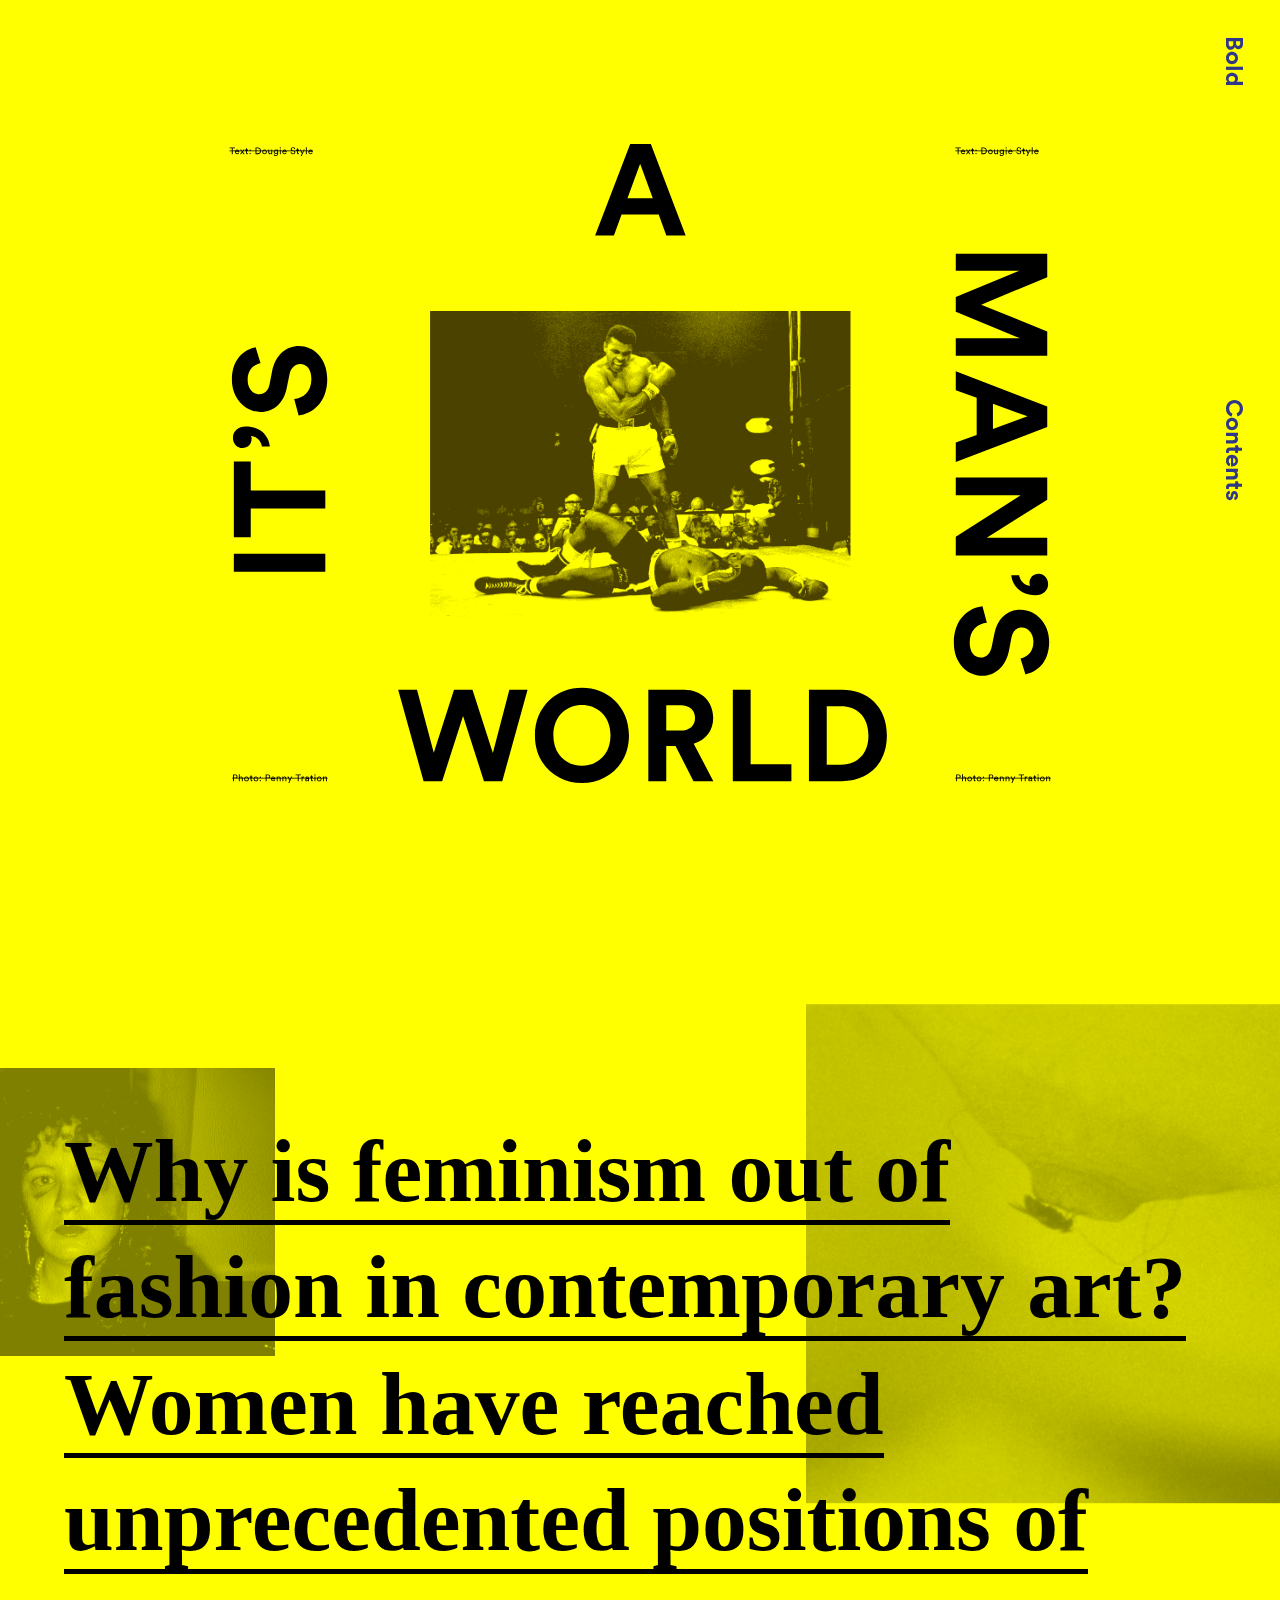
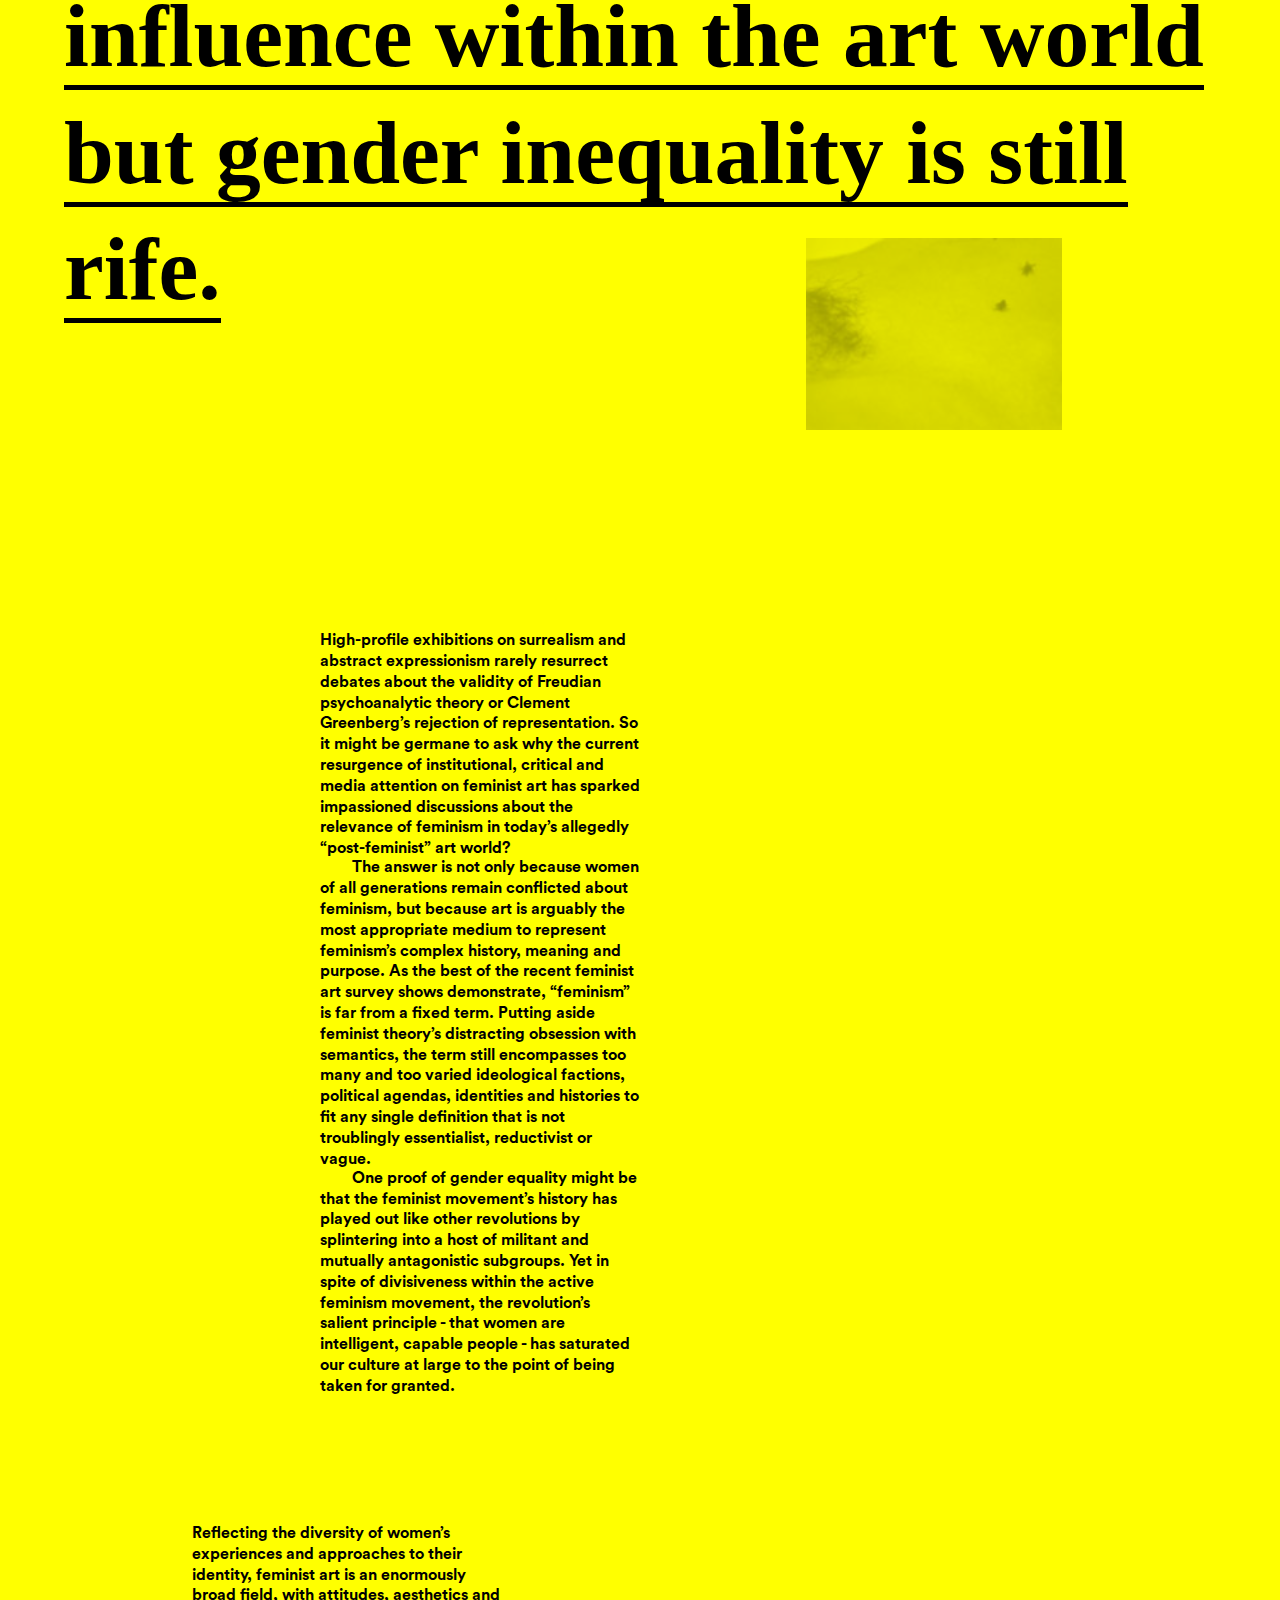
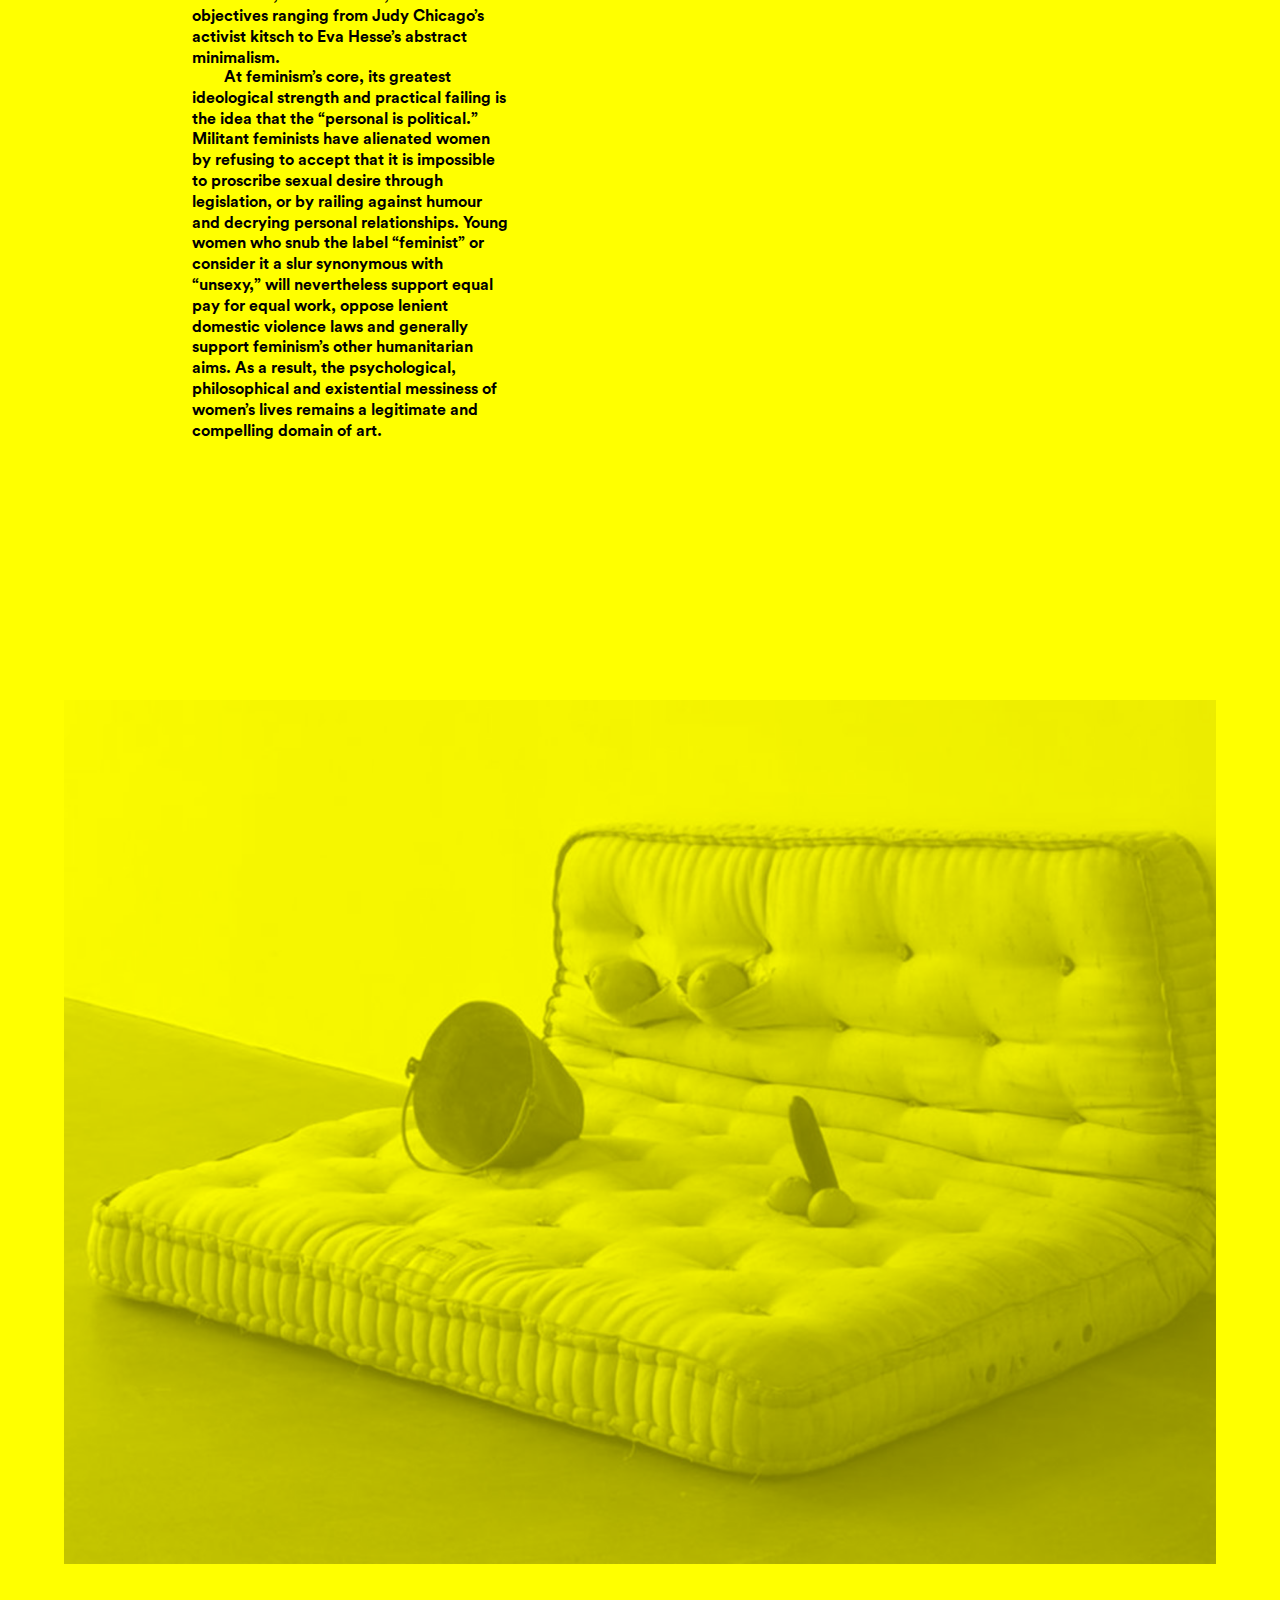
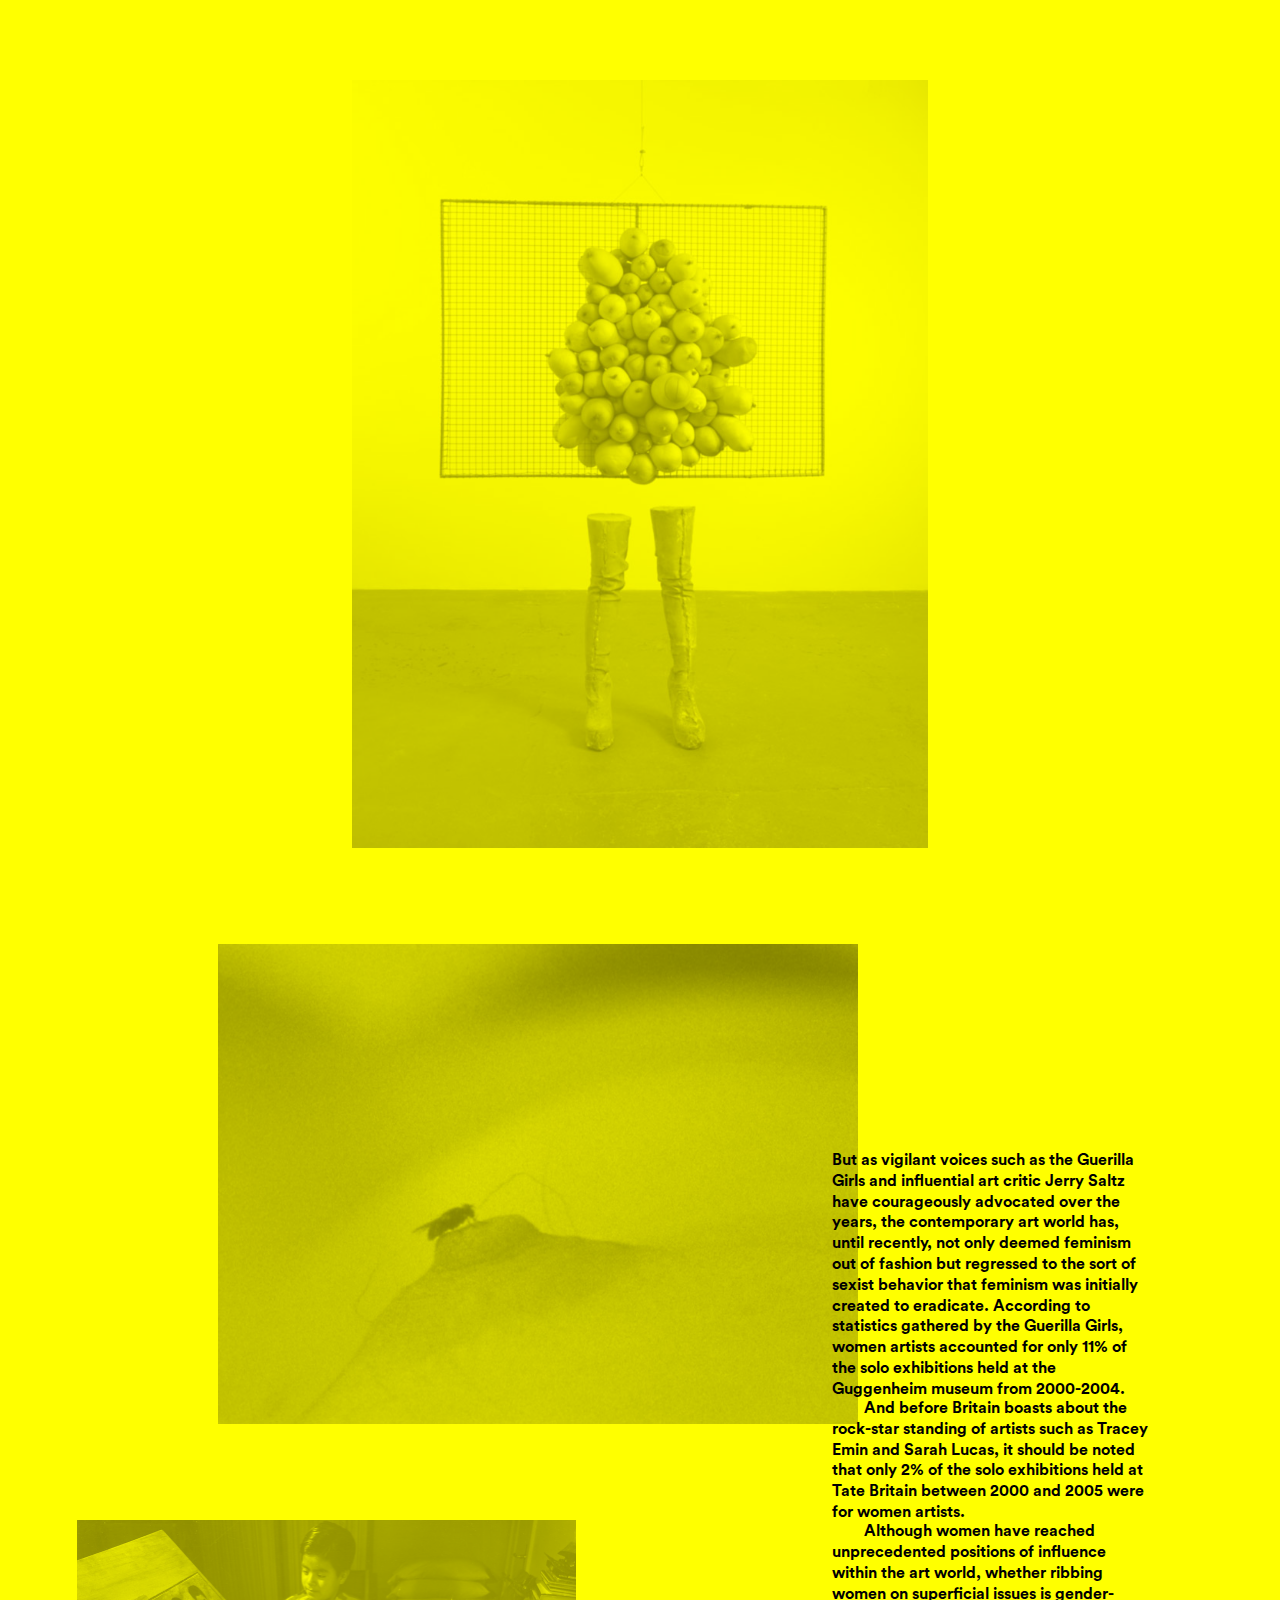
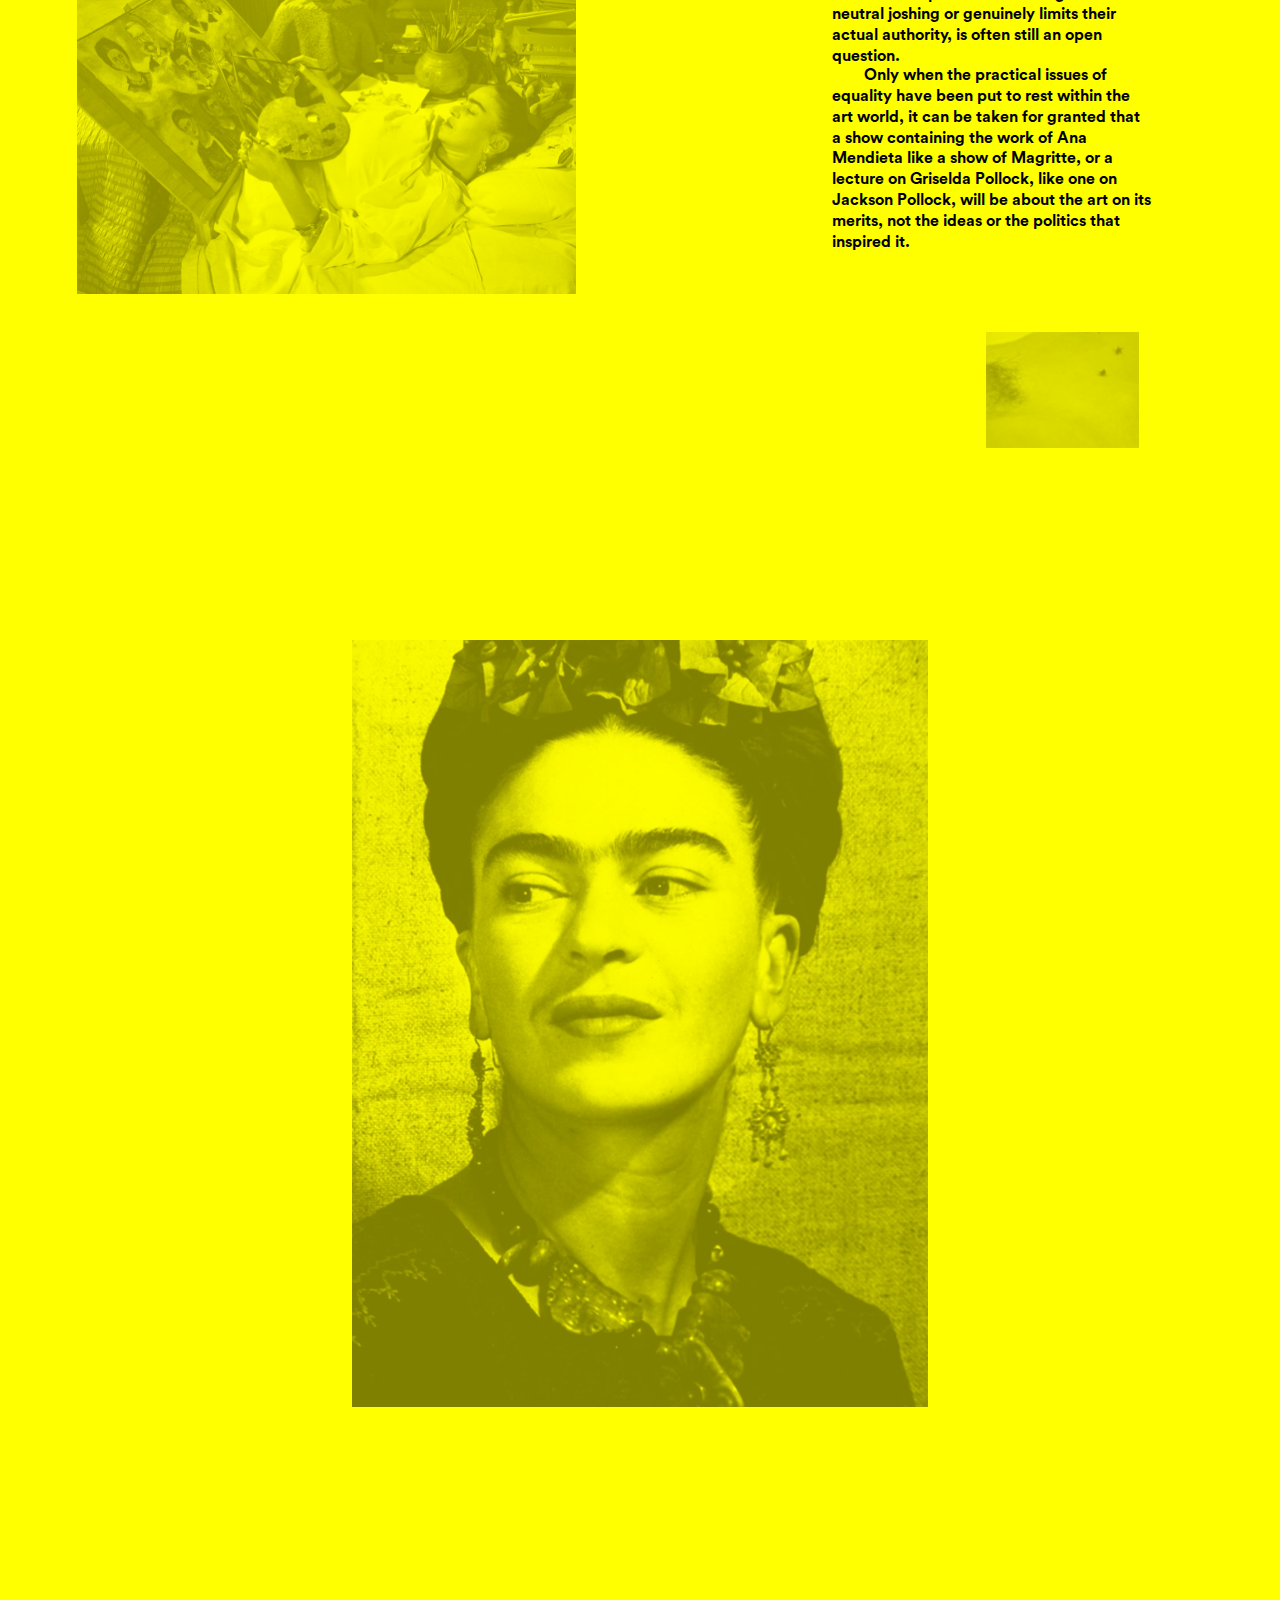
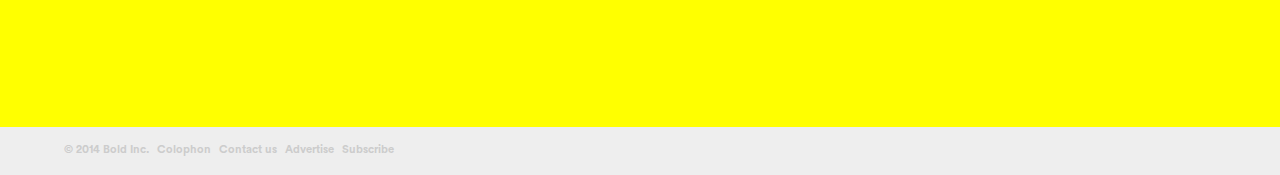
<file: its-a-mans-world.html>
<!doctype html>
<html class="no-js" lang="en">
    <head>
        <script>(function(H){H.className=H.className.replace(/\bno-js\b/,'js')})(document.documentElement)</script>
        <title> Bold — Issue no.1 </title>
        <meta charset="utf-8">
        <!-- Tving IE til å bruke ChromeFrame som rendringsmotor. -->
        <meta http-equiv="X-UA-Compatible" content="IE=edge,chrome=1">
        <!-- SEO (google, yahoo, bing osv.) -->
        <meta name="description" content="">
        <meta name="author" content="">

        <!-- TODO:husk å legge inn data for sosiale medier -->
        <!-- Twitter Card data -->
        <meta name="twitter:card" value="summary">
        <!-- Open Graph data -->
        <meta property="og:title" content="<?php echo $title?>">
        <meta property="og:type" content="article">
        <meta property="og:url" content="">
        <meta property="og:image" content="">
        <meta property="og:description" content="">

        <!-- Bedre rendring av fonter på IE-mobile! Kilde: https://github.com/h5bp/mobile-boilerplate/wiki/The-Markup -->
        <meta http-equiv="cleartype" content="on">
        <!-- For mobiler. Kilde: http://davidbcalhoun.com/tag/handheldfriendly -->
        <meta name="HandheldFriendly" content="True"><!-- For telefoner som ikke er smarte-->
        <meta name="MobileOptimized" content="320"><!-- For telefoner som ikke er smarte av Windowstypen-->
        <meta name="viewport" content="width=device-width, initial-scale=1.0"><!-- For smarte telefoner-->
        <link href="assets/css/style.css" rel="stylesheet" type="text/css" media="all">
    </head>
    <body>
<header>

<nav id="meny" role="navigation">
	<a href="index.html" class="meta">Bold</a>
	<label for="menylink" class="menylink">Contents</label>
	<input type="checkbox" id="menylink">

	<ul class="slideout">
		<li>
			<a href="inequality-for-all.html">Inequality for all
				<!-- <iframe src="inequality-for-all.html" frameborder="0"></iframe> -->
				<ul class="page-index">
					<li><img src="assets/img/dicktionary/bold.jpg" alt=""></li>
					<li><img src="assets/img/dicktionary/bold.jpg" alt=""></li>
					<li><img src="assets/img/dicktionary/bold.jpg" alt=""></li>
				</ul>
			</a>
		</li>
		<li>
			<a href="its-a-mans-world.html">It&rsquo;s a man&rsquo;s world
				<!-- <iframe src="its-a-mans-world.html" frameborder="0"></iframe> -->
				<ul class="page-index">
					<li><img src="assets/img/dicktionary/bold.jpg" alt=""></li>
					<li><img src="assets/img/dicktionary/bold.jpg" alt=""></li>
					<li><img src="assets/img/dicktionary/bold.jpg" alt=""></li>
				</ul>
			</a>
		</li>
		<li>
			<a href="showcase-1.html">Showcase (1)
				<!-- <iframe src="index.html" frameborder="0"></iframe> -->
			</a>
		</li>
		<li>
			<a href="showcase-2.html">Showcase (2)
			</a>
		</li>
		<li>
			<a href="dicktionary.html">Dicktionary
				<!-- <iframe src="dicktionary.html" frameborder="0"></iframe> -->
				<ul class="page-index">
					<li><img src="assets/img/dicktionary/bold.jpg" alt=""></li>
					<li><img src="assets/img/dicktionary/bold.jpg" alt=""></li>
					<li><img src="assets/img/dicktionary/bold.jpg" alt=""></li>
				</ul>
			</a>
		</li>
		<li>
			<a href="quotes.html">Quotes
			</a>
		</li>
	</ul>
</nav>

</header>

<section>
	<article class="its-a-mans-world">
		<header class="tittel">
			<svg xmlns="http://www.w3.org/2000/svg" xmlns:xlink="http://www.w3.org/1999/xlink" width="1190.55" height="841.89" viewBox="0 0 1190.55 841.89"><path d="M229.405 534.538h-106.346v-21h106.346v21zM142.708 440.042h86.696v20.849h-86.696v33.599h-19.649v-88.046h19.649v33.598zM122.009 378.692c0-7.95 6.6-13.05 14.549-13.05 20.1 0 27.449 13.8 28.35 23.249h-9.15c-.899-5.7-5.85-12-12.749-12.299.45.75.75 1.8.75 3.15 0 6.75-4.5 10.95-10.8 10.95-5.85 0-10.95-4.95-10.95-12zM154.108 292.146c-5.85 1.05-14.999 5.85-14.999 19.349 0 10.049 6.449 16.649 13.499 16.649 5.85 0 10.5-3.75 11.999-11.55l2.851-14.849c3.75-19.35 16.349-29.699 31.349-29.699 16.35 0 32.849 13.649 32.849 38.398 0 28.199-18.149 40.648-33.299 42.298l-5.1-19.199c10.499-.9 19.949-8.25 19.949-23.249 0-11.1-5.55-17.249-13.05-17.249-6.149 0-10.949 4.65-12.6 12.899l-3 14.849c-3.449 16.95-14.399 27.899-30.448 27.899-18.899 0-33.299-16.949-33.299-37.048 0-25.799 15.6-35.699 27.599-38.099l5.7 18.601zM443.398 671.659h21.149l-29.398 106.346h-21.299l-24.299-75.747-24.299 75.747h-21.599l-29.549-106.346h21.899l19.499 73.197 23.549-73.197h21.449l23.699 73.497 19.199-73.497zM527.7 669.409c28.949 0 54.748 21.149 54.748 55.498 0 34.198-25.799 55.348-54.748 55.348-28.799 0-54.598-21.149-54.598-55.348 0-34.349 25.799-55.498 54.598-55.498zm0 90.746c16.499 0 33.298-11.399 33.298-35.398s-16.799-35.398-33.298-35.398c-16.35 0-33.149 11.399-33.149 35.398s16.8 35.398 33.149 35.398zM636.6 737.056h-10.8v40.948h-20.849v-106.345h41.548c20.699 0 33.898 14.249 33.898 32.698 0 14.85-8.699 26.1-22.648 30.149l22.799 43.498h-23.1l-20.848-40.948zm6-17.85c10.499 0 16.649-6 16.649-14.699 0-9-6.15-14.85-16.649-14.85h-16.8v29.549h16.8zM703.2 778.004v-106.345h20.699v86.547h47.398v19.799h-68.097zM791.7 778.004v-106.345h38.099c30.299 0 52.498 19.649 52.498 53.248s-22.35 53.098-52.648 53.098h-37.949zm37.198-19.199c17.399 0 31.949-10.8 31.949-33.898 0-23.1-14.399-34.049-31.799-34.049h-16.649v67.947h16.499z"/><defs><path id="a" d="M320.314 231.024h549.923v356.252h-549.923z"/></defs><clipPath id="b"><use xlink:href="#a" overflow="visible"/></clipPath><g clip-path="url(#b)"><defs><path id="c" d="M319.315 228.607h551.921v359.67h-551.921z"/></defs><clipPath id="d"><use xlink:href="#c" overflow="visible"/></clipPath><g clip-path="url(#d)"><defs><path id="e" d="M320.314 231.024h549.922v356.252h-549.922z"/></defs><clipPath id="f"><use xlink:href="#e" overflow="visible"/></clipPath><g clip-path="url(#f)"><defs><path id="g" d="M319.174 231.024h552.088v357.435h-552.088z"/></defs><clipPath id="h"><use xlink:href="#g" overflow="visible"/></clipPath><g clip-path="url(#h)"><image overflow="visible" width="2737" height="1772" xlink:href="assets/img/its-a-mans-world/overprint/Muhammad-Ali.gif" transform="matrix(.202 0 0 .202 319.173 231.024)"/></g></g></g></g><path d="M962.418 262.964h74.547l-74.547-30.599v-17.249l73.947-30.6h-73.947v-19.799h106.346v27.299l-76.797 31.949 76.797 31.198v28.199h-106.346v-20.398zM986.717 375.464v-43.198l-24.299-8.85v-21.899l106.346 40.798v23.999l-106.346 40.499v-22.499l24.299-8.85zm18.9-36.299v29.398l40.197-14.699-40.197-14.699zM962.418 493.961l75.447-48.298h-75.447v-20.699h106.346v25.799l-70.347 44.248h70.347v20.699h-106.346v-21.749zM1069.814 548.714c0 7.949-6.6 13.049-14.55 13.049-20.099 0-27.448-13.799-28.349-23.249h9.149c.899 5.7 5.85 12 12.749 12.3-.449-.75-.75-1.8-.75-3.149 0-6.75 4.5-10.95 10.801-10.95 5.851-.001 10.95 4.949 10.95 11.999zM1037.715 635.26c5.85-1.05 15-5.85 15-19.35 0-10.05-6.449-16.649-13.5-16.649-5.85 0-10.499 3.75-11.999 11.55l-2.851 14.85c-3.749 19.349-16.349 29.698-31.348 29.698-16.35 0-32.85-13.649-32.85-38.398 0-28.198 18.15-40.648 33.299-42.298l5.1 19.199c-10.499.899-19.949 8.249-19.949 23.249 0 11.1 5.551 17.249 13.051 17.249 6.148 0 10.949-4.649 12.599-12.899l3-14.85c3.45-16.949 14.399-27.898 30.448-27.898 18.9 0 33.299 16.949 33.299 37.048 0 25.8-15.6 35.699-27.599 38.099l-5.7-18.6zM617.026 119.205h-43.199l-8.85 24.299h-21.899l40.798-106.346h23.999l40.499 106.346h-22.499l-8.849-24.299zm-36.298-18.899h29.398l-14.699-40.198-14.699 40.198zM121.755 42.205v6.799h-1.078v-6.799h-2.607v-1.001h6.293v1.001h-2.608zM129.356 47.497c-.297.935-1.144 1.672-2.376 1.672-1.419 0-2.662-1.034-2.662-2.828 0-1.661 1.199-2.794 2.53-2.794 1.628 0 2.542 1.123 2.542 2.772l-.022.33h-3.983c.022.946.704 1.606 1.595 1.606.858 0 1.287-.473 1.485-1.067l.891.309zm-1.045-1.683c-.022-.759-.517-1.353-1.453-1.353-.869 0-1.397.671-1.441 1.353h2.894zM132.292 46.309l-1.903-2.597h1.254l1.298 1.859 1.276-1.859h1.221l-1.881 2.597 1.948 2.695h-1.244l-1.364-1.947-1.342 1.947h-1.232l1.969-2.695zM138.364 43.712h1.145v.936h-1.145v2.75c0 .484.198.727.737.727.132 0 .319-.022.407-.044v.88c-.088.033-.352.099-.704.099-.902 0-1.475-.55-1.475-1.507v-2.904h-1.012v-.936h.286c.572 0 .814-.352.814-.814v-.859h.946v1.672zM142.027 43.658c.429 0 .771.341.771.77s-.341.759-.771.759c-.429 0-.759-.33-.759-.759s.331-.77.759-.77zm.012 3.872c.429 0 .77.341.77.77s-.341.759-.77.759-.759-.33-.759-.759.329-.77.759-.77zM148.242 49.004v-7.8h2.729c1.98 0 3.708 1.354 3.708 3.917 0 2.553-1.75 3.884-3.73 3.884h-2.707zm2.674-.957c1.441 0 2.651-.968 2.651-2.927 0-1.969-1.188-2.959-2.629-2.959h-1.617v5.886h1.595zM161.465 46.353c0 1.617-1.123 2.816-2.707 2.816-1.584 0-2.707-1.199-2.707-2.816 0-1.606 1.122-2.806 2.707-2.806 1.584 0 2.707 1.199 2.707 2.806zm-1.056 0c0-1.221-.771-1.881-1.65-1.881-.88 0-1.65.66-1.65 1.881 0 1.232.77 1.892 1.65 1.892.879 0 1.65-.66 1.65-1.892zM165.094 49.169c-1.232 0-1.98-.924-1.98-2.124v-3.333h1.034v3.18c0 .726.33 1.364 1.199 1.364.836 0 1.254-.55 1.254-1.353v-3.191h1.034v4.313c0 .418.033.792.055.979h-.99c-.022-.121-.044-.418-.044-.638-.285.55-.946.803-1.562.803zM170.396 49.059c.077.737.638 1.298 1.441 1.298 1.111 0 1.617-.572 1.617-1.716v-.759c-.253.484-.825.869-1.617.869-1.408 0-2.432-1.067-2.432-2.563 0-1.43.979-2.574 2.432-2.574.814 0 1.364.308 1.628.836v-.737h1.023v4.896c0 1.342-.66 2.651-2.651 2.651-1.32 0-2.311-.836-2.442-1.969l1.001-.232zm3.103-2.871c0-1.023-.616-1.694-1.507-1.694-.913 0-1.529.671-1.529 1.694 0 1.034.594 1.694 1.529 1.694.89 0 1.507-.671 1.507-1.694zM177.084 40.962c.418 0 .748.33.748.748 0 .407-.33.737-.748.737-.407 0-.737-.33-.737-.737 0-.418.33-.748.737-.748zm-.506 8.042v-5.292h1.023v5.292h-1.023zM184.41 47.497c-.297.935-1.144 1.672-2.376 1.672-1.419 0-2.662-1.034-2.662-2.828 0-1.661 1.199-2.794 2.53-2.794 1.628 0 2.542 1.123 2.542 2.772l-.022.33h-3.983c.022.946.704 1.606 1.595 1.606.858 0 1.288-.473 1.485-1.067l.891.309zm-1.045-1.683c-.022-.759-.517-1.353-1.452-1.353-.869 0-1.397.671-1.441 1.353h2.893zM193.507 43.316c-.088-.561-.561-1.331-1.65-1.331-.88 0-1.507.572-1.507 1.298 0 .561.341.99 1.001 1.133l1.166.253c1.298.286 2.024 1.1 2.024 2.189 0 1.21-1.034 2.311-2.695 2.311-1.881 0-2.772-1.21-2.916-2.321l1.034-.33c.077.869.693 1.672 1.87 1.672 1.078 0 1.606-.561 1.606-1.243 0-.561-.385-1.045-1.166-1.21l-1.111-.242c-1.111-.242-1.903-.968-1.903-2.135 0-1.221 1.133-2.321 2.574-2.321 1.76 0 2.464 1.089 2.641 1.937l-.968.34zM197.631 43.712h1.145v.936h-1.145v2.75c0 .484.198.727.737.727.132 0 .319-.022.407-.044v.88c-.088.033-.352.099-.704.099-.902 0-1.474-.55-1.474-1.507v-2.904h-1.012v-.936h.286c.572 0 .814-.352.814-.814v-.859h.946v1.672zM200.833 51.216l1.32-2.794-2.277-4.709h1.188l1.65 3.653 1.584-3.653h1.111l-3.444 7.503h-1.132zM206.827 49.004v-7.965h1.034v7.965h-1.034zM214.671 47.497c-.297.935-1.144 1.672-2.376 1.672-1.419 0-2.662-1.034-2.662-2.828 0-1.661 1.199-2.794 2.53-2.794 1.628 0 2.542 1.123 2.542 2.772l-.022.33h-3.983c.022.946.704 1.606 1.595 1.606.858 0 1.288-.473 1.485-1.067l.891.309zm-1.045-1.683c-.022-.759-.517-1.353-1.452-1.353-.869 0-1.397.671-1.441 1.353h2.893zM117.959 44.897h97.217v.88h-97.217zM965.686 42.205v6.799h-1.078v-6.799h-2.608v-1.001h6.293v1.001h-2.607zM973.287 47.497c-.298.935-1.145 1.672-2.377 1.672-1.419 0-2.662-1.034-2.662-2.828 0-1.661 1.199-2.794 2.53-2.794 1.628 0 2.541 1.123 2.541 2.772l-.021.33h-3.982c.021.946.704 1.606 1.595 1.606.858 0 1.287-.473 1.485-1.067l.891.309zm-1.046-1.683c-.021-.759-.517-1.353-1.452-1.353-.869 0-1.396.671-1.441 1.353h2.893zM976.223 46.309l-1.903-2.597h1.255l1.298 1.859 1.276-1.859h1.221l-1.881 2.597 1.947 2.695h-1.243l-1.364-1.947-1.343 1.947h-1.231l1.968-2.695zM982.306 43.712h1.144v.936h-1.144v2.75c0 .484.198.727.737.727.132 0 .318-.022.406-.044v.88c-.088.033-.352.099-.704.099-.901 0-1.474-.55-1.474-1.507v-2.904h-1.013v-.936h.286c.572 0 .814-.352.814-.814v-.859h.946v1.672zM985.957 43.658c.43 0 .771.341.771.77s-.341.759-.771.759c-.429 0-.759-.33-.759-.759s.33-.77.759-.77zm.012 3.872c.429 0 .77.341.77.77s-.341.759-.77.759c-.43 0-.76-.33-.76-.759s.33-.77.76-.77zM992.184 49.004v-7.8h2.729c1.98 0 3.707 1.354 3.707 3.917 0 2.553-1.749 3.884-3.729 3.884h-2.707zm2.672-.957c1.441 0 2.651-.968 2.651-2.927 0-1.969-1.188-2.959-2.629-2.959h-1.617v5.886h1.595zM1005.405 46.353c0 1.617-1.122 2.816-2.706 2.816s-2.706-1.199-2.706-2.816c0-1.606 1.122-2.806 2.706-2.806s2.706 1.199 2.706 2.806zm-1.055 0c0-1.221-.771-1.881-1.65-1.881s-1.65.66-1.65 1.881c0 1.232.771 1.892 1.65 1.892s1.65-.66 1.65-1.892zM1009.036 49.169c-1.232 0-1.98-.924-1.98-2.124v-3.333h1.034v3.18c0 .726.33 1.364 1.199 1.364.836 0 1.254-.55 1.254-1.353v-3.191h1.034v4.313c0 .418.033.792.055.979h-.989c-.022-.121-.045-.418-.045-.638-.286.55-.946.803-1.562.803zM1014.326 49.059c.077.737.639 1.298 1.441 1.298 1.111 0 1.617-.572 1.617-1.716v-.759c-.253.484-.825.869-1.617.869-1.408 0-2.432-1.067-2.432-2.563 0-1.43.979-2.574 2.432-2.574.814 0 1.364.308 1.628.836v-.737h1.023v4.896c0 1.342-.66 2.651-2.651 2.651-1.32 0-2.311-.836-2.442-1.969l1.001-.232zm3.103-2.871c0-1.023-.616-1.694-1.507-1.694-.913 0-1.529.671-1.529 1.694 0 1.034.594 1.694 1.529 1.694.89 0 1.507-.671 1.507-1.694zM1021.014 40.962c.419 0 .749.33.749.748 0 .407-.33.737-.749.737-.406 0-.736-.33-.736-.737-.001-.418.329-.748.736-.748zm-.506 8.042v-5.292h1.023v5.292h-1.023zM1028.341 47.497c-.298.935-1.145 1.672-2.377 1.672-1.419 0-2.662-1.034-2.662-2.828 0-1.661 1.199-2.794 2.53-2.794 1.628 0 2.541 1.123 2.541 2.772l-.021.33h-3.982c.021.946.704 1.606 1.595 1.606.858 0 1.287-.473 1.485-1.067l.891.309zm-1.046-1.683c-.021-.759-.517-1.353-1.452-1.353-.869 0-1.396.671-1.441 1.353h2.893zM1037.438 43.316c-.089-.561-.562-1.331-1.65-1.331-.881 0-1.508.572-1.508 1.298 0 .561.342.99 1.002 1.133l1.166.253c1.298.286 2.024 1.1 2.024 2.189 0 1.21-1.034 2.311-2.696 2.311-1.881 0-2.771-1.21-2.915-2.321l1.034-.33c.077.869.693 1.672 1.87 1.672 1.078 0 1.606-.561 1.606-1.243 0-.561-.385-1.045-1.166-1.21l-1.111-.242c-1.111-.242-1.903-.968-1.903-2.135 0-1.221 1.133-2.321 2.574-2.321 1.761 0 2.465 1.089 2.641 1.937l-.968.34zM1041.562 43.712h1.144v.936h-1.144v2.75c0 .484.197.727.737.727.132 0 .318-.022.406-.044v.88c-.088.033-.352.099-.704.099-.901 0-1.474-.55-1.474-1.507v-2.904h-1.013v-.936h.286c.572 0 .814-.352.814-.814v-.859h.946v1.672zM1044.752 51.216l1.32-2.794-2.277-4.709h1.188l1.65 3.653 1.584-3.653h1.111l-3.443 7.503h-1.133zM1050.758 49.004v-7.965h1.034v7.965h-1.034zM1058.591 47.497c-.298.935-1.145 1.672-2.377 1.672-1.419 0-2.662-1.034-2.662-2.828 0-1.661 1.199-2.794 2.53-2.794 1.628 0 2.541 1.123 2.541 2.772l-.021.33h-3.982c.021.946.704 1.606 1.595 1.606.858 0 1.287-.473 1.485-1.067l.891.309zm-1.046-1.683c-.021-.759-.517-1.353-1.452-1.353-.869 0-1.396.671-1.441 1.353h2.893zM961.89 44.897h97.217v.88h-97.217zM963.958 774.814v3.19h-1.078v-7.8h2.838c1.441 0 2.41 1.001 2.41 2.31 0 1.32-.969 2.3-2.41 2.3h-1.76zm1.563-.968c.935 0 1.507-.518 1.507-1.32 0-.825-.572-1.354-1.507-1.354h-1.562v2.674h1.562zM970.7 778.004h-1.034v-7.965h1.034v3.289c.386-.561 1.001-.77 1.606-.77 1.266 0 1.893.913 1.893 2.09v3.355h-1.034v-3.18c0-.737-.309-1.331-1.232-1.331-.792 0-1.21.616-1.232 1.397v3.115zM981.261 775.353c0 1.617-1.122 2.816-2.706 2.816s-2.706-1.199-2.706-2.816c0-1.606 1.122-2.806 2.706-2.806s2.706 1.199 2.706 2.806zm-1.056 0c0-1.221-.771-1.881-1.65-1.881s-1.65.66-1.65 1.881c0 1.232.771 1.893 1.65 1.893s1.65-.661 1.65-1.893zM984.352 772.712h1.144v.936h-1.144v2.75c0 .484.197.727.737.727.132 0 .318-.022.406-.044v.88c-.088.033-.352.099-.704.099-.901 0-1.474-.55-1.474-1.507v-2.904h-1.013v-.936h.286c.572 0 .814-.352.814-.813v-.858h.946v1.67zM992.217 775.353c0 1.617-1.122 2.816-2.706 2.816s-2.706-1.199-2.706-2.816c0-1.606 1.122-2.806 2.706-2.806s2.706 1.199 2.706 2.806zm-1.056 0c0-1.221-.771-1.881-1.65-1.881s-1.65.66-1.65 1.881c0 1.232.771 1.893 1.65 1.893s1.65-.661 1.65-1.893zM994.625 772.658c.43 0 .771.341.771.77 0 .43-.341.76-.771.76-.429 0-.759-.33-.759-.76s.33-.77.759-.77zm.012 3.872c.429 0 .77.342.77.771s-.341.759-.77.759c-.43 0-.76-.33-.76-.759s.33-.771.76-.771zM1001.919 774.814v3.19h-1.078v-7.8h2.838c1.441 0 2.41 1.001 2.41 2.31 0 1.32-.969 2.3-2.41 2.3h-1.76zm1.562-.968c.935 0 1.507-.518 1.507-1.32 0-.825-.572-1.354-1.507-1.354h-1.562v2.674h1.562zM1011.907 776.497c-.298.935-1.145 1.672-2.377 1.672-1.419 0-2.662-1.034-2.662-2.827 0-1.661 1.199-2.795 2.53-2.795 1.628 0 2.541 1.122 2.541 2.772l-.021.33h-3.982c.021.946.704 1.606 1.595 1.606.858 0 1.287-.473 1.485-1.067l.891.309zm-1.046-1.683c-.021-.759-.517-1.354-1.452-1.354-.869 0-1.396.672-1.441 1.354h2.893zM1014.733 778.004h-1.034v-5.292h1.013v.76c.385-.66 1.012-.913 1.628-.913 1.266 0 1.893.913 1.893 2.09v3.355h-1.034v-3.18c0-.737-.309-1.331-1.232-1.331-.814 0-1.232.649-1.232 1.452v3.059zM1021.344 778.004h-1.034v-5.292h1.013v.76c.385-.66 1.012-.913 1.628-.913 1.266 0 1.893.913 1.893 2.09v3.355h-1.034v-3.18c0-.737-.309-1.331-1.232-1.331-.814 0-1.232.649-1.232 1.452v3.059zM1027.108 780.215l1.32-2.794-2.277-4.709h1.188l1.65 3.652 1.584-3.652h1.111l-3.443 7.503h-1.133zM1039.22 771.205v6.799h-1.078v-6.799h-2.607v-1.001h6.293v1.001h-2.608zM1045.533 773.757c-.154-.021-.308-.032-.451-.032-.869 0-1.452.462-1.452 1.628v2.651h-1.034v-5.292h1.013v.925c.385-.814 1.045-1.013 1.584-1.013.143 0 .286.022.341.033v1.1zM1048.349 774.979l1.431-.209c.318-.044.406-.209.406-.396 0-.517-.341-.946-1.144-.946-.727 0-1.134.451-1.199 1.067l-.99-.23c.11-1.013 1.023-1.717 2.167-1.717 1.585 0 2.2.902 2.2 1.937v2.651c0 .462.044.737.066.869h-1.012c-.022-.132-.056-.33-.056-.715-.23.374-.759.88-1.705.88-1.078 0-1.771-.748-1.771-1.584 0-.947.694-1.475 1.607-1.607zm1.837.759v-.242l-1.617.242c-.439.066-.77.319-.77.792 0 .396.33.771.857.771.848-.001 1.53-.408 1.53-1.563zM1054.652 772.712h1.144v.936h-1.144v2.75c0 .484.197.727.737.727.132 0 .318-.022.406-.044v.88c-.088.033-.352.099-.704.099-.901 0-1.474-.55-1.474-1.507v-2.904h-1.013v-.936h.286c.572 0 .814-.352.814-.813v-.858h.946v1.67zM1058.116 769.962c.419 0 .749.33.749.748 0 .407-.33.737-.749.737-.406 0-.736-.33-.736-.737 0-.418.33-.748.736-.748zm-.506 8.042v-5.292h1.023v5.292h-1.023zM1065.806 775.353c0 1.617-1.122 2.816-2.706 2.816s-2.706-1.199-2.706-2.816c0-1.606 1.122-2.806 2.706-2.806s2.706 1.199 2.706 2.806zm-1.056 0c0-1.221-.771-1.881-1.65-1.881s-1.65.66-1.65 1.881c0 1.232.771 1.893 1.65 1.893s1.65-.661 1.65-1.893zM1068.6 778.004h-1.034v-5.292h1.013v.76c.385-.66 1.012-.913 1.628-.913 1.266 0 1.893.913 1.893 2.09v3.355h-1.034v-3.18c0-.737-.309-1.331-1.232-1.331-.814 0-1.232.649-1.232 1.452v3.059zM961.89 773.897h111.022v.881h-111.022zM123.182 774.814v3.19h-1.078v-7.8h2.838c1.441 0 2.409 1.001 2.409 2.31 0 1.32-.968 2.3-2.409 2.3h-1.76zm1.562-.968c.935 0 1.507-.518 1.507-1.32 0-.825-.572-1.354-1.507-1.354h-1.562v2.674h1.562zM129.924 778.004h-1.034v-7.965h1.034v3.289c.385-.561 1.001-.77 1.606-.77 1.265 0 1.892.913 1.892 2.09v3.355h-1.034v-3.18c0-.737-.308-1.331-1.232-1.331-.792 0-1.21.616-1.232 1.397v3.115zM140.485 775.353c0 1.617-1.123 2.816-2.707 2.816-1.584 0-2.707-1.199-2.707-2.816 0-1.606 1.122-2.806 2.707-2.806 1.584 0 2.707 1.199 2.707 2.806zm-1.056 0c0-1.221-.771-1.881-1.65-1.881-.88 0-1.65.66-1.65 1.881 0 1.232.77 1.893 1.65 1.893.879-.001 1.65-.661 1.65-1.893zM143.575 772.712h1.145v.936h-1.145v2.75c0 .484.198.727.737.727.132 0 .319-.022.407-.044v.88c-.088.033-.352.099-.704.099-.902 0-1.475-.55-1.475-1.507v-2.904h-1.012v-.936h.286c.572 0 .814-.352.814-.813v-.858h.946v1.67zM151.441 775.353c0 1.617-1.123 2.816-2.707 2.816-1.584 0-2.707-1.199-2.707-2.816 0-1.606 1.122-2.806 2.707-2.806 1.584 0 2.707 1.199 2.707 2.806zm-1.056 0c0-1.221-.771-1.881-1.65-1.881-.88 0-1.65.66-1.65 1.881 0 1.232.77 1.893 1.65 1.893.879-.001 1.65-.661 1.65-1.893zM153.849 772.658c.429 0 .771.341.771.77 0 .43-.341.76-.771.76-.429 0-.759-.33-.759-.76s.33-.77.759-.77zm.011 3.872c.429 0 .77.342.77.771s-.341.759-.77.759-.759-.33-.759-.759.33-.771.759-.771zM161.153 774.814v3.19h-1.078v-7.8h2.838c1.441 0 2.409 1.001 2.409 2.31 0 1.32-.968 2.3-2.409 2.3h-1.76zm1.562-.968c.935 0 1.507-.518 1.507-1.32 0-.825-.572-1.354-1.507-1.354h-1.562v2.674h1.562zM171.141 776.497c-.297.935-1.144 1.672-2.376 1.672-1.419 0-2.662-1.034-2.662-2.827 0-1.661 1.199-2.795 2.53-2.795 1.628 0 2.542 1.122 2.542 2.772l-.022.33h-3.983c.022.946.704 1.606 1.595 1.606.858 0 1.287-.473 1.485-1.067l.891.309zm-1.045-1.683c-.022-.759-.517-1.354-1.453-1.354-.869 0-1.397.672-1.441 1.354h2.894zM173.968 778.004h-1.034v-5.292h1.012v.76c.385-.66 1.012-.913 1.628-.913 1.265 0 1.892.913 1.892 2.09v3.355h-1.034v-3.18c0-.737-.308-1.331-1.232-1.331-.814 0-1.232.649-1.232 1.452v3.059zM180.589 778.004h-1.034v-5.292h1.012v.76c.385-.66 1.012-.913 1.628-.913 1.265 0 1.892.913 1.892 2.09v3.355h-1.034v-3.18c0-.737-.308-1.331-1.232-1.331-.814 0-1.232.649-1.232 1.452v3.059zM186.354 780.215l1.32-2.794-2.277-4.709h1.188l1.65 3.652 1.584-3.652h1.111l-3.444 7.503h-1.132zM198.454 771.205v6.799h-1.078v-6.799h-2.607v-1.001h6.293v1.001h-2.608zM204.779 773.757c-.154-.021-.308-.032-.451-.032-.869 0-1.453.462-1.453 1.628v2.651h-1.034v-5.292h1.012v.925c.385-.814 1.045-1.013 1.584-1.013.143 0 .286.022.341.033v1.1zM207.594 774.979l1.43-.209c.319-.044.407-.209.407-.396 0-.517-.341-.946-1.144-.946-.726 0-1.133.451-1.199 1.067l-.99-.23c.11-1.013 1.023-1.717 2.167-1.717 1.584 0 2.2.902 2.2 1.937v2.651c0 .462.044.737.066.869h-1.012c-.022-.132-.055-.33-.055-.715-.231.374-.759.88-1.705.88-1.078 0-1.771-.748-1.771-1.584 0-.947.693-1.475 1.606-1.607zm1.838.759v-.242l-1.617.242c-.44.066-.77.319-.77.792 0 .396.33.771.858.771.847-.001 1.529-.408 1.529-1.563zM213.897 772.712h1.145v.936h-1.145v2.75c0 .484.198.727.737.727.132 0 .319-.022.407-.044v.88c-.088.033-.352.099-.704.099-.902 0-1.475-.55-1.475-1.507v-2.904h-1.012v-.936h.286c.572 0 .814-.352.814-.813v-.858h.946v1.67zM217.352 769.962c.418 0 .748.33.748.748 0 .407-.33.737-.748.737-.407 0-.737-.33-.737-.737-.001-.418.329-.748.737-.748zm-.506 8.042v-5.292h1.023v5.292h-1.023zM225.041 775.353c0 1.617-1.123 2.816-2.707 2.816-1.584 0-2.707-1.199-2.707-2.816 0-1.606 1.122-2.806 2.707-2.806 1.584 0 2.707 1.199 2.707 2.806zm-1.056 0c0-1.221-.771-1.881-1.65-1.881-.88 0-1.65.66-1.65 1.881 0 1.232.77 1.893 1.65 1.893.879-.001 1.65-.661 1.65-1.893zM227.834 778.004h-1.034v-5.292h1.012v.76c.385-.66 1.012-.913 1.628-.913 1.265 0 1.892.913 1.892 2.09v3.355h-1.034v-3.18c0-.737-.308-1.331-1.232-1.331-.814 0-1.232.649-1.232 1.452v3.059zM121.113 773.897h111.022v.881h-111.022z"/><path fill="none" d="M0 0h1190.55v841.89h-1190.55z"></svg>
		</header>
		<div class="ingress">
			<img src="assets/img/its-a-mans-world/overprint/nangoldin2.gif" alt="cover">
				<div>
				<p>
					Why is feminism out of fashion
					in contemporary art? Women
					have reached unprecedented
					positions of influence within
					the art world but gender
					inequality is still rife.
				</p>
				</div>
			<img src="assets/img/its-a-mans-world/overprint/yokoono2.jpg" alt="cover" class="bilde-2">
			<img src="assets/img/its-a-mans-world/overprint/yokoono1.jpg" alt="cover">
		</div>

		<div class="post-feminist">
		<p>
			High-profile exhibitions on surrealism and abstract
			expressionism rarely resurrect debates about the
			validity of Freudian psychoanalytic theory or
			Clement Greenberg’s rejection of representation.
			So it might be germane to ask why the current
			resurgence of institutional, critical and media
			attention on feminist art has sparked impassioned
			discussions about the relevance of feminism in today’s
			allegedly “post-feminist” art world?
		</p>
		<p>
			The answer is not only because women of all
			generations remain conflicted about feminism,
			but because art is arguably the most appropriate
			medium to represent feminism’s complex history,
			meaning and purpose. As the best of the recent
			feminist art survey shows demonstrate, “feminism”
			is far from a fixed term. Putting aside feminist
			theory’s distracting obsession with semantics,
			the term still encompasses too many and too varied
			ideological factions, political agendas, identities
			and histories to fit any single definition that is
			not troublingly essentialist, reductivist or vague.
		</p>
		<p>
			One proof of gender equality might be that the
			feminist movement’s history has played out like other
			revolutions by splintering into a host of militant and
			mutually antagonistic subgroups. Yet in spite of
			divisiveness within the active feminism movement,
			the revolution’s salient principle - that women are
			intelligent, capable people - has saturated our culture
			at large to the point of being taken for granted.
		</p>
		</div>

		<div class="reflecting">
			<p>
				Reflecting the diversity of women’s experiences and approaches to their identity, feminist
				art is an enormously broad field, with attitudes, aesthetics and objectives ranging from Judy Chicago’s activist kitsch to Eva Hesse’s abstract minimalism.
			</p>
			<p>
				At feminism’s core, its greatest ideological
				strength and practical failing is the idea
				that the “personal is political.” Militant feminists have
				alienated women by refusing to accept that it is impossible
				to proscribe sexual desire through legislation, or by
				railing against humour and decrying personal relationships.
				Young women who snub the label “feminist”
				or consider it a slur synonymous with “unsexy,”
				will nevertheless support equal pay for equal work,
				oppose lenient domestic violence laws and generally
				support feminism’s other humanitarian aims. As a result,
				the psychological, philosophical and existential messiness
				of women’s lives remains a legitimate and
				compelling domain of art.
			</p>
		</div>

		<div class="bilder">
			<img src="assets/img/its-a-mans-world/overprint/sarahlucas2.jpg" alt="">
			<img src="assets/img/its-a-mans-world/overprint/sarahlucas1.jpg" alt="">
		</div>

		<div class="vigilant-voices">
			<img src="assets/img/its-a-mans-world/overprint/yokoono1.jpg" alt="Yoko Ono">
			<p>
				But as vigilant voices such as the Guerilla Girls and influential art critic Jerry Saltz have courageously advocated over the years, the contemporary art world has, until recently, not only deemed feminism out of fashion but regressed to the sort of sexist behavior that feminism was initially created to eradicate. According to statistics gathered by the Guerilla Girls, women artists accounted for only 11% of the solo exhibitions held at the Guggenheim museum from 2000-2004.
			</p>
			<p>
				And before Britain boasts about the rock-star standing of artists such as Tracey Emin and Sarah Lucas, it should be noted that only 2% of the solo exhibitions held at Tate Britain between 2000 and 2005 were for women artists.
			</p>
			<p>
				Although women have reached unprecedented positions of influence within the art world, whether ribbing women on superficial issues is gender-neutral joshing or genuinely limits their actual authority, is often still an open question.
			</p>
			<p>
				Only when the practical issues of equality have been put to rest within the art world, it can be taken for granted that a show containing the work of Ana Mendieta like a show of Magritte, or a lecture on Griselda Pollock, like one on Jackson Pollock, will be about the art on its merits, not the ideas or the politics that inspired it.
			</p>
			<img src="assets/img/its-a-mans-world/overprint/fridakahlo1.jpg" alt="Yoko Ono" class="bilde-2">
			<img src="assets/img/its-a-mans-world/overprint/yokoono2.jpg" alt="Yoko Ono">
		</div>

			<div class="kahlo">
				<img src="assets/img/its-a-mans-world/overprint/fridakahlo3.jpg" alt="Frida Kahlo">
			</div>

	</article>
</section>

			<footer>
				<p class="left">&copy; 2014 Bold Inc.</p>
				<ul class="left">
					<li><a href="#">Colophon</a></li>
					<li><a href="#">Contact us</a></li>
					<li><a href="#">Advertise</a></li>
					<li><a href="#">Subscribe</a></li>
				</ul>
			</footer>

				<script src="https://cdnjs.cloudflare.com/ajax/libs/jquery/2.1.3/jquery.min.js"></script>
				<script src="assets/js/libs/velocity.min.js"></script>
				<script>
				//random word floty thingy test
				$( document ).ready(function() {

				        function randomFromTo(from, to){
				      return Math.floor(Math.random() * (to - from + 1) + from);
				    }

				    function moveRandom(obj) {
				      /* get container position and size
				       * -- access method : cPos.top and cPos.left */
				      var cPos = $('html').offset();
				      var cHeight = $('html').height();
				      var cWidth = $('html').width();

				      // get box padding (assume all padding have same value)
				      var pad = parseInt($('html').css('padding-top').replace('px', ''));

				      // get movable box size
				      var bHeight = obj.height();
				      var bWidth = obj.width();

				      // set maximum position
				      maxY = cPos.top + cHeight - bHeight - pad;
				      maxX = cPos.left + cWidth - bWidth - pad;

				      // set minimum position
				      minY = cPos.top + pad;
				      minX = cPos.left + pad;

				      // set new position
				      newY = randomFromTo(minY, maxY);
				      newX = randomFromTo(minX, maxX);

				      obj.velocity({
				        top: newY,
								left: newX
				      }, 2990, function() {
				          moveRandom(obj);
				      });
				    }
				$('.svg-lag>svg').each(function() {
				moveRandom($(this));
				});

			});

				</script>
				<script src="assets/js/libs/slider.min.js"></script>

	</body>
</html>
</file>
<file: assets/css/style.css>
/*
 * SMACSS + SCSS starter v2.0
 * Inspired by SMACSS http://smacss.com
 * Author: @jonathanpath
 * Date: 11 July 2013
 *
 * https://github.com/jonathanpath/SASS-SMACSS
 * See file structure in http://jonathanpath.com/sass+smacss/scss/style.scss
 * Sass Structure inspired by : https://github.com/sutter/POPY-starter-HTML-SCSS
 *
 * Coding rules : https://github.com/necolas/idiomatic-css
 *
 */
/* Compass */
/* Tools */
div {
  display: block; }

* {
  position: relative;
  box-sizing: border-box;
  z-index: 4; }

img {
  z-index: 2;
  display: block; }

header {
  z-index: 5; }

/* Base */
/*! normalize.css v3.0.0 | MIT License | git.io/normalize */
/**
 * 1. Set default font family to sans-serif.
 * 2. Prevent iOS text size adjust after orientation change, without disabling
 *    user zoom.
 */
html {
  font-family: sans-serif;
  /* 1 */
  -ms-text-size-adjust: 100%;
  /* 2 */
  -webkit-text-size-adjust: 100%;
  /* 2 */ }

/**
 * Remove default margin.
 */
body {
  margin: 0; }

/* HTML5 display definitions
   ========================================================================== */
/**
 * Correct `block` display not defined in IE 8/9.
 */
article,
aside,
details,
figcaption,
figure,
footer,
header,
hgroup,
main,
nav,
section,
summary {
  display: block; }

/**
 * 1. Correct `inline-block` display not defined in IE 8/9.
 * 2. Normalize vertical alignment of `progress` in Chrome, Firefox, and Opera.
 */
audio,
canvas,
progress,
video {
  display: inline-block;
  /* 1 */
  vertical-align: baseline;
  /* 2 */ }

/**
 * Prevent modern browsers from displaying `audio` without controls.
 * Remove excess height in iOS 5 devices.
 */
audio:not([controls]) {
  display: none;
  height: 0; }

/**
 * Address `[hidden]` styling not present in IE 8/9.
 * Hide the `template` element in IE, Safari, and Firefox < 22.
 */
[hidden],
template {
  display: none; }

/* Links
   ========================================================================== */
/**
 * Remove the gray background color from active links in IE 10.
 */
a {
  background: transparent; }

/**
 * Improve readability when focused and also mouse hovered in all browsers.
 */
a:active,
a:hover {
  outline: 0; }

/* Text-level semantics
   ========================================================================== */
/**
 * Address styling not present in IE 8/9, Safari 5, and Chrome.
 */
abbr[title] {
  border-bottom: 1px dotted; }

/**
 * Address style set to `bolder` in Firefox 4+, Safari 5, and Chrome.
 */
b,
strong {
  font-weight: bold; }

/**
 * Address styling not present in Safari 5 and Chrome.
 */
dfn {
  font-style: italic; }

/**
 * Address variable `h1` font-size and margin within `section` and `article`
 * contexts in Firefox 4+, Safari 5, and Chrome.
 */
h1 {
  font-size: 2em;
  margin: 0.67em 0; }

/**
 * Address styling not present in IE 8/9.
 */
mark {
  background: #ff0;
  color: #000; }

/**
 * Address inconsistent and variable font size in all browsers.
 */
small {
  font-size: 80%; }

/**
 * Prevent `sub` and `sup` affecting `line-height` in all browsers.
 */
sub,
sup {
  font-size: 75%;
  line-height: 0;
  position: relative;
  vertical-align: baseline; }

sup {
  top: -0.5em; }

sub {
  bottom: -0.25em; }

/* Embedded content
   ========================================================================== */
/**
 * Remove border when inside `a` element in IE 8/9.
 */
img {
  border: 0; }

/**
 * Correct overflow displayed oddly in IE 9.
 */
svg:not(:root) {
  overflow: hidden; }

/* Grouping content
   ========================================================================== */
/**
 * Address margin not present in IE 8/9 and Safari 5.
 */
figure {
  margin: 1em 40px; }

/**
 * Address differences between Firefox and other browsers.
 */
hr {
  box-sizing: content-box;
  height: 0; }

/**
 * Contain overflow in all browsers.
 */
pre {
  overflow: auto; }

/**
 * Address odd `em`-unit font size rendering in all browsers.
 */
code,
kbd,
pre,
samp {
  font-family: monospace, monospace;
  font-size: 1em; }

/* Forms
   ========================================================================== */
/**
 * Known limitation: by default, Chrome and Safari on OS X allow very limited
 * styling of `select`, unless a `border` property is set.
 */
/**
 * 1. Correct color not being inherited.
 *    Known issue: affects color of disabled elements.
 * 2. Correct font properties not being inherited.
 * 3. Address margins set differently in Firefox 4+, Safari 5, and Chrome.
 */
button,
input,
optgroup,
select,
textarea {
  color: inherit;
  /* 1 */
  font: inherit;
  /* 2 */
  margin: 0;
  /* 3 */ }

/**
 * Address `overflow` set to `hidden` in IE 8/9/10.
 */
button {
  overflow: visible; }

/**
 * Address inconsistent `text-transform` inheritance for `button` and `select`.
 * All other form control elements do not inherit `text-transform` values.
 * Correct `button` style inheritance in Firefox, IE 8+, and Opera
 * Correct `select` style inheritance in Firefox.
 */
button,
select {
  text-transform: none; }

/**
 * 1. Avoid the WebKit bug in Android 4.0.* where (2) destroys native `audio`
 *    and `video` controls.
 * 2. Correct inability to style clickable `input` types in iOS.
 * 3. Improve usability and consistency of cursor style between image-type
 *    `input` and others.
 */
button,
html input[type="button"],
input[type="reset"],
input[type="submit"] {
  -webkit-appearance: button;
  /* 2 */
  cursor: pointer;
  /* 3 */ }

/**
 * Re-set default cursor for disabled elements.
 */
button[disabled],
html input[disabled] {
  cursor: default; }

/**
 * Remove inner padding and border in Firefox 4+.
 */
button::-moz-focus-inner,
input::-moz-focus-inner {
  border: 0;
  padding: 0; }

/**
 * Address Firefox 4+ setting `line-height` on `input` using `!important` in
 * the UA stylesheet.
 */
input {
  line-height: normal; }

/**
 * It's recommended that you don't attempt to style these elements.
 * Firefox's implementation doesn't respect box-sizing, padding, or width.
 *
 * 1. Address box sizing set to `content-box` in IE 8/9/10.
 * 2. Remove excess padding in IE 8/9/10.
 */
input[type="checkbox"],
input[type="radio"] {
  box-sizing: border-box;
  /* 1 */
  padding: 0;
  /* 2 */ }

/**
 * Fix the cursor style for Chrome's increment/decrement buttons. For certain
 * `font-size` values of the `input`, it causes the cursor style of the
 * decrement button to change from `default` to `text`.
 */
input[type="number"]::-webkit-inner-spin-button,
input[type="number"]::-webkit-outer-spin-button {
  height: auto; }

/**
 * 1. Address `appearance` set to `searchfield` in Safari 5 and Chrome.
 * 2. Address `box-sizing` set to `border-box` in Safari 5 and Chrome
 *    (include `-moz` to future-proof).
 */
input[type="search"] {
  -webkit-appearance: textfield;
  /* 1 */
  /* 2 */
  box-sizing: content-box; }

/**
 * Remove inner padding and search cancel button in Safari and Chrome on OS X.
 * Safari (but not Chrome) clips the cancel button when the search input has
 * padding (and `textfield` appearance).
 */
input[type="search"]::-webkit-search-cancel-button,
input[type="search"]::-webkit-search-decoration {
  -webkit-appearance: none; }

/**
 * Define consistent border, margin, and padding.
 */
fieldset {
  border: 1px solid #c0c0c0;
  margin: 0 2px;
  padding: 0.35em 0.625em 0.75em; }

/**
 * 1. Correct `color` not being inherited in IE 8/9.
 * 2. Remove padding so people aren't caught out if they zero out fieldsets.
 */
legend {
  border: 0;
  /* 1 */
  padding: 0;
  /* 2 */ }

/**
 * Remove default vertical scrollbar in IE 8/9.
 */
textarea {
  overflow: auto; }

/**
 * Don't inherit the `font-weight` (applied by a rule above).
 * NOTE: the default cannot safely be changed in Chrome and Safari on OS X.
 */
optgroup {
  font-weight: bold; }

/* Tables
   ========================================================================== */
/**
 * Remove most spacing between table cells.
 */
table {
  border-collapse: collapse;
  border-spacing: 0; }

td,
th,
ul {
  padding: 0; }

/* ===========================
   Base
   =========================== */
body {
  font-family: "Circular", "Helvetica Neue", Helvetica, Arial, sans-serif;
  font-weight: 300;
  font-size: 16px;
  line-height: 1.3;
  position: relative; }

a {
  color: #000000;
  text-decoration: none;
  -webkit-transition: all 0.3s ease-in-out;
  transition: all 0.3s ease-in-out; }
  a:hover {
    color: black; }

::-moz-selection {
  background: #000000;
  color: #fff;
  text-shadow: none; }

::selection {
  background: #000000;
  color: #fff;
  text-shadow: none; }

hr {
  display: block;
  height: 1px;
  border: 0;
  border-top: 1px solid #ccc;
  margin: 1em 0;
  padding: 0; }

article {
  padding: 2rem;
  height: auto; }

ol {
  padding-left: 2rem;
  margin-left: -0.5rem; }

/* Fonts */
/* ===========================
   Base
   =========================== */
@font-face {
  font-family: 'Circular';
  src: url("fonts/circular/Circular-Bold.eot?") format("eot"), url("fonts/circular/Circular-Bold.otf") format("opentype"), url("fonts/circular/Circular-Bold.woff") format("woff"), url("fonts/circular/Circular-Bold.ttf") format("truetype"), url("fonts/circular/Circular-Bold.svg#Circular/Circular-Bold") format("svg"); }
h3 {
  font-size: 1rem;
  font-weight: normal;
  display: table;
  padding-bottom: 0px;
  border-bottom: 3px solid #000;
  margin-bottom: 6rem;
  margin-top: 0; }

.gjennomstreket {
  text-decoration: line-through; }

ol li {
  list-style-type: decimal; }

/* Layout */
* {
  box-sizing: border-box; }

/* ==|====================
   Layout/Header
   ======================= */
.modal {
  display: block;
  position: absolute;
  top: 10vw;
  left: 10%;
  right: 10%;
  height: auto;
  background: orange;
  z-index: 5;
  overflow: scroll;
  margin-top: 2rem; }
  .modal ul {
    margin-top: -1.1rem; }
  .modal li {
    margin-bottom: 1.3rem; }
  @media (min-width: 37.5em) {
    .modal {
      top: 10vw;
      margin: 0 auto;
      max-width: 24rem; } }

/* ==|====================
   Layout/Nav
   ======================= */
li {
  list-style: none; }

body > header {
  left: 0;
  position: fixed;
  right: 0;
  top: 0;
  z-index: 10;
  padding: 1rem 2rem; }
  @media (min-width: 60em) {
    body > header {
      padding: 1rem 3.3vw; } }
  @media (min-width: 71.25em) {
    body > header {
      padding: 1rem 5.5vw; } }

.skjulmobil {
  display: none; }
  @media (min-width: 37.5em) {
    .skjulmobil {
      display: inline;
      top: 0rem;
      left: 0.2rem; } }

.logo {
  float: left;
  top: 1rem;
  left: 0;
  vertical-align: baseline; }
  @media (min-width: 37.5em) {
    .logo {
      float: left; } }

.menu {
  float: right;
  text-align: left;
  width: 9.45rem; }

.current {
  text-decoration: underline;
  display: inline; }

/* ==|====================
   Layout/Forside
   ======================= */
section {
  width: 100%;
  height: auto; }

section img {
  width: 100%;
  opacity: 0.5; }

article {
  position: absolute; }

/* ==|====================
   Layout/Forsider --
   ======================= */
.teaser {
  z-index: 2;
  padding: 2rem; }
  .teaser article {
    bottom: 1rem;
    left: -1rem;
    z-index: 4; }
  .teaser img {
    width: 100%;
    margin: 0;
    padding: 0; }

/* ==|====================
   Layout/Forside
   ======================= */
a:hover {
  color: #ccc; }

.jscroll-inner {
  overflow-x: hidden !important; }

nav {
  display: block; }

header {
  height: auto; }
  @media (min-width: 71.25em) {
    header {
      padding: 0 5vw; } }

section {
  width: 100%;
  height: auto; }

article {
  padding-top: 7rem !important; }

.left, .right {
  display: block; }

.left {
  float: none;
  padding-bottom: 1rem;
  text-align: center; }
  @media (min-width: 37.5em) {
    .left {
      float: left;
      text-align: left; } }

.right {
  float: none;
  padding-bottom: 1rem;
  text-align: center; }
  @media (min-width: 37.5em) {
    .right {
      float: right;
      text-align: left; } }

.forside {
  background: #bbb;
  color: #2F3787;
  width: 100vw;
  overflow: hidden; }
  .forside ul {
    margin-bottom: 6rem; }
  .forside svg {
    padding: 0;
    margin: -4vw !important;
    width: 130%; }
    @media (min-width: 60em) {
      .forside svg {
        width: 70%;
        left: 24%; } }
  .forside p {
    padding-top: 1.2rem; }
    @media (min-width: 37.5em) {
      .forside p {
        -webkit-columns: 2;
           -moz-columns: 2;
                columns: 2;
        min-width: 600px; } }
    @media (min-width: 60em) {
      .forside p {
        margin-left: 16.6666666667%;
        padding-top: 0rem; } }
  .forside strong {
    display: block;
    width: 300px;
    padding-right: 2rem; }
    @media (min-width: 60em) {
      .forside strong {
        margin-left: 16.6666666667%;
        width: 600px;
        margin-bottom: -1.5rem; } }
  .forside strong p {
    display: inline;
    margin-left: 0rem;
    font-size: 1.6rem;
    border-bottom: 0.2rem solid; }
    @media (min-width: 37.5em) {
      .forside strong p {
        font-size: 2rem;
        border-bottom: 0.3rem solid; } }
  .forside h2 {
    font-family: "Adobe Caslon Pro", Georgia, serif;
    font-size: 3.5rem;
    position: static;
    opacity: 1;
    display: inline;
    line-height: 2.3;
    border-bottom: 0.3rem solid; }
    @media (min-width: 37.5em) {
      .forside h2 {
        font-size: 6rem;
        border-bottom: 0.45rem solid;
        line-height: 3.3; } }
    @media (min-width: 60em) {
      .forside h2 {
        margin-left: 8.3333333333%; } }

.cover {
  width: 100%; }

article {
  position: relative; }
  @media (min-width: 71.25em) {
    article {
      padding: 5vw;
      margin: 0 auto; } }

aside {
  background: #fff;
  padding: 2rem 2rem 3rem 2rem; }
  @media (min-width: 71.25em) {
    aside {
      padding: 2rem 5vw 3rem 5vw; } }

footer {
  font-size: 0.7rem;
  color: #ccc;
  background: #eee;
  text-align: center;
  margin: 0 auto;
  font-weight: normal; }
  @media (min-width: 37.5em) {
    footer {
      text-align: left;
      padding: 0rem 2rem 3rem 2rem; } }
  @media (min-width: 71.25em) {
    footer {
      padding: 0rem 5vw 3rem 5vw; } }
  footer hr {
    display: block;
    height: 1px;
    border: 2rem;
    border-top: 1px solid #ccc;
    margin: 0rem 0rem -2rem !important;
    padding: 2rem !important; }
  footer a {
    color: #ccc;
    float: left;
    padding-right: 0.5rem; }
    footer a:hover {
      text-decoration: underline; }
  footer p {
    padding-top: 1rem;
    margin: 0 auto -2.4rem; }
  footer ul {
    margin-top: 0rem;
    margin: 0 auto;
    width: 320px;
    padding: 2rem;
    overflow: hidden; }
    @media (min-width: 37.5em) {
      footer ul {
        text-align: left;
        margin-top: -1rem;
        padding-left: 0.5rem; } }

svg {
  height: 100%;
  width: 100%;
  pointer-events: none; }

/* ==|====================
   Layout/Artikkel
   ======================= */
.ingress {
  font-size: 1.6rem;
  font-size: 7vw;
  font-family: "Adobe Caslon Pro", Georgia, serif;
  font-weight: 900;
  height: auto;
  margin-top: -5vw;
  margin-bottom: -15vw;
  -webkit-font-feature-settings: "liga", "dlig";
     -moz-font-feature-settings: "liga", "dlig";
          font-feature-settings: "liga", "dlig";
  display: block !important; }

.ingress p {
  border-bottom: 0.65vw solid;
  display: inline; }
  @media (min-width: 60em) {
    .ingress p {
      border-bottom: 0.55vw solid; } }
  @media (min-width: 71.25em) {
    .ingress p {
      border-bottom: 0.45vw solid; } }

h2 {
  position: absolute;
  font-size: 20vw;
  font-size: 16vw;
  font-size: 9rem;
  overflow: hidden;
  opacity: 0.3; }

p:first-of-type {
  text-indent: 0; }

p {
  max-width: 20rem;
  text-indent: 2rem;
  margin-top: -1.1rem;
  margin-left: 0; }

.teaser {
  z-index: 2; }
  .teaser article {
    bottom: 1rem;
    left: -1rem;
    z-index: 4; }
  .teaser img {
    width: 100%; }

/* ==|====================
   INEQUALITY FOR ALL
   ======================= */
.inequality {
  background-color: #cc0015;
  overflow: hidden;
  height: auto; }
  @media (min-width: 60em) {
    .inequality p {
      margin-left: 50vw; } }
  .inequality img {
    width: 50%; }
  .inequality h2.utenparent {
    left: 59vw;
    margin-top: -16vw; }
  .inequality .tittel {
    margin-top: -30vw; }
  .inequality .tittel img:first-of-type {
    left: -5vw;
    top: 40vw;
    width: 40vw; }
    @media (min-width: 71.25em) {
      .inequality .tittel img:first-of-type {
        left: -10vw;
        top: 20vw;
        width: 31vw; } }
  .inequality .tittel img:last-of-type {
    right: -50vw;
    bottom: 22vw;
    width: 50vw; }
    @media (min-width: 71.25em) {
      .inequality .tittel img:last-of-type {
        bottom: 27vw;
        right: -54vw;
        width: 41vw; } }
  .inequality .ingress p {
    max-width: 100%;
    margin-left: 0; }
    @media (min-width: 60em) {
      .inequality .ingress p {
        line-height: 1.25; } }
  .inequality .ingress img:first-of-type {
    left: -5vw;
    top: -83vw;
    width: 40vw; }
    @media (min-width: 71.25em) {
      .inequality .ingress img:first-of-type {
        left: -5vw;
        top: -83vw;
        width: 31vw; } }
  .inequality .ingress img:last-of-type {
    bottom: 52vw;
    right: -49vw;
    width: 50vw; }
    @media (min-width: 71.25em) {
      .inequality .ingress img:last-of-type {
        bottom: 36vw;
        right: -59vw;
        width: 41vw; } }
  .inequality .classrooms {
    margin-top: -50vw; }
    .inequality .classrooms img:first-of-type {
      top: 5rem;
      left: -10vw; }
      @media (min-width: 60em) {
        .inequality .classrooms img:first-of-type {
          top: 20rem; } }
  .inequality .statistics {
    margin-top: 5rem;
    padding-bottom: 5rem; }
    @media (min-width: 60em) {
      .inequality .statistics p {
        margin-left: 20vw; } }
    .inequality .statistics h2:first-of-type {
      left: -40vw; }
    .inequality .statistics h2:last-of-type {
      display: none; }
      @media (min-width: 60em) {
        .inequality .statistics h2:last-of-type {
          display: block;
          left: 60vw; } }
    .inequality .statistics img:first-of-type {
      left: -30vw;
      top: 10vw;
      width: 50vw; }
      @media (min-width: 60em) {
        .inequality .statistics img:first-of-type {
          left: -30vw;
          top: 20vw;
          width: 97vw; } }
    .inequality .statistics img:last-of-type {
      right: -60%;
      bottom: 30vw;
      width: 70%;
      width: 40vw; }
      @media (min-width: 60em) {
        .inequality .statistics img:last-of-type {
          left: 80vw;
          bottom: 20vw;
          width: 97vw; } }

/* ==|====================
   QUOTES
   ======================= */
.quotes {
  background: green; }

/* ==|====================
   MANS WORLD
   ======================= */
.its-a-mans-world {
  background-color: #FFFF00 !important;
  overflow: hidden;
  height: auto; }
  .its-a-mans-world article {
    background-color: #FFFF00 !important;
    overflow: hidden; }
  @media (min-width: 60em) {
    .its-a-mans-world p {
      margin-left: 50vw; } }
  .its-a-mans-world img {
    width: 50%; }
  .its-a-mans-world h2.utenparent {
    left: 59vw;
    margin-top: -16vw; }
  .its-a-mans-world .tittel {
    text-align: center;
    font-size: 12vw;
    margin-bottom: 0; }
  .its-a-mans-world .tittel img:first-of-type {
    left: -25%;
    left: -15vw;
    top: 7rem;
    top: 24vw;
    width: 70%;
    width: 40vw; }
  .its-a-mans-world .tittel img:last-of-type {
    right: -60%;
    right: -50vw;
    bottom: 6rem;
    bottom: 22vw;
    width: 70%;
    width: 50vw; }
  .its-a-mans-world .ingress {
    margin-bottom: 25vw; }
  .its-a-mans-world .ingress p {
    max-width: 100%;
    margin-left: 0;
    margin-bottom: 40vw; }
    @media (min-width: 60em) {
      .its-a-mans-world .ingress p {
        line-height: 1.25; } }
  .its-a-mans-world .ingress img:first-of-type {
    left: -15%;
    top: 19vw;
    width: 30vw; }
  .its-a-mans-world .ingress img.bilde-2 {
    position: absolute;
    right: 12vw;
    bottom: -8vw;
    width: 20vw; }
  .its-a-mans-world .ingress img:last-of-type {
    position: absolute;
    right: -20vw;
    top: 14vw;
    -webkit-transform: scaleY(-1);
        -ms-transform: scaleY(-1);
            transform: scaleY(-1);
    width: 52vw; }
  .its-a-mans-world .post-feminist {
    margin-top: 5rem; }
    @media (min-width: 60em) {
      .its-a-mans-world .post-feminist p {
        margin-left: 20vw; } }
    .its-a-mans-world .post-feminist h2:first-of-type {
      left: -40vw; }
    .its-a-mans-world .post-feminist h2:last-of-type {
      display: none; }
      @media (min-width: 60em) {
        .its-a-mans-world .post-feminist h2:last-of-type {
          display: block;
          left: 60vw; } }
    .its-a-mans-world .post-feminist img:first-of-type {
      left: -30vw;
      top: 10vw;
      width: 50vw; }
      @media (min-width: 60em) {
        .its-a-mans-world .post-feminist img:first-of-type {
          left: -30vw;
          top: 20vw;
          width: 97vw; } }
    .its-a-mans-world .post-feminist img:last-of-type {
      right: -60%;
      bottom: 30vw;
      width: 70%;
      width: 40vw; }
      @media (min-width: 60em) {
        .its-a-mans-world .post-feminist img:last-of-type {
          left: 80vw;
          bottom: 20vw;
          width: 97vw; } }
  .its-a-mans-world .reflecting p {
    top: 10vw;
    margin-left: 10vw; }
  .its-a-mans-world .bilder {
    top: 20vw;
    padding-top: 9vw;
    margin: auto;
    max-width: 1200px;
    overflow: hidden; }
    .its-a-mans-world .bilder img {
      margin: 0 auto;
      width: 100% !important; }
    .its-a-mans-world .bilder img:last-of-type {
      padding-top: 10%;
      margin: 0 auto;
      max-width: 50%; }
  .its-a-mans-world .vigilant-voices {
    margin-top: 6rem; }
    @media (min-width: 37.5em) {
      .its-a-mans-world .vigilant-voices p {
        left: 25vw; } }
    @media (min-width: 60em) {
      .its-a-mans-world .vigilant-voices p {
        left: 10vw; } }
    .its-a-mans-world .vigilant-voices img:first-of-type {
      left: -30vw;
      top: 10vw;
      width: 50vw; }
      @media (min-width: 37.5em) {
        .its-a-mans-world .vigilant-voices img:first-of-type {
          left: -10vw; } }
      @media (min-width: 60em) {
        .its-a-mans-world .vigilant-voices img:first-of-type {
          left: 12vw;
          top: 20vw;
          width: 50vw; } }
    .its-a-mans-world .vigilant-voices img.bilde-2 {
      left: -40vw;
      position: absolute;
      bottom: 65vw;
      width: 50vw; }
      @media (min-width: 37.5em) {
        .its-a-mans-world .vigilant-voices img.bilde-2 {
          bottom: 39vw;
          left: -15vw;
          position: absolute;
          width: 35vw; } }
      @media (min-width: 60em) {
        .its-a-mans-world .vigilant-voices img.bilde-2 {
          left: 1vw;
          position: absolute;
          top: 65vw;
          width: 39vw; } }
    .its-a-mans-world .vigilant-voices img:last-of-type {
      right: -60%;
      bottom: 30vw;
      width: 20vw; }
      @media (min-width: 37.5em) {
        .its-a-mans-world .vigilant-voices img:last-of-type {
          bottom: -5vw;
          left: 72vw;
          width: 12vw; } }
      @media (min-width: 60em) {
        .its-a-mans-world .vigilant-voices img:last-of-type {
          bottom: -5vw;
          left: 72vw;
          width: 12vw; } }
  .its-a-mans-world .kahlo {
    width: 100%;
    margin: 20vw 25%;
    -webkit-filter: none; }
    @media (min-width: 37.5em) {
      .its-a-mans-world .kahlo {
        width: 100%;
        margin: 20vw 25%; } }
    .its-a-mans-world .kahlo img {
      max-width: 1000px; }

/* ==|====================
   DICKTIONARY
   ======================= */
.dicktionary img {
  opacity: 1; }
.dicktionary .ikkeslider {
  padding: 2rem;
  margin-top: 2rem; }
.dicktionary .slides > div {
  padding: 2rem 2rem 10rem 2rem; }
.dicktionary article {
  overflow: hidden;
  background: lightyellow;
  background: #fff;
  color: #000;
  padding: 0; }
  @media (min-width: 37.5em) {
    .dicktionary article {
      padding: 0 2rem; } }
.dicktionary .dick-slap {
  min-height: 1200px; }
  .dicktionary .dick-slap img:first-of-type {
    left: -105%;
    min-height: 800px;
    min-width: 1200px; }
    @media (min-width: 37.5em) {
      .dicktionary .dick-slap img:first-of-type {
        min-height: 0;
        min-width: 0;
        width: 100%;
        left: 0%; } }
    @media (min-width: 60em) {
      .dicktionary .dick-slap img:first-of-type {
        width: 89vw;
        left: 2.5vw; } }
    @media (min-width: 71.25em) {
      .dicktionary .dick-slap img:first-of-type {
        width: 88.6vw;
        left: 3.5vw; } }
  @media (min-width: 60em) {
    .dicktionary .dick-slap img:last-of-type {
      width: 89vw;
      left: 2.5vw; } }
  @media (min-width: 71.25em) {
    .dicktionary .dick-slap img:last-of-type {
      width: 88.6vw;
      left: 3.5vw; } }
.dicktionary .bold {
  overflow: visible; }
  .dicktionary .bold img {
    height: 700px;
    height: calc(695px + 3rem);
    width: auto;
    margin: 0 auto;
    left: -14rem; }
    @media (min-width: 37.5em) {
      .dicktionary .bold img {
        min-height: 800px;
        min-width: 100vw;
        left: -19vw; } }
    @media (min-width: 60em) {
      .dicktionary .bold img {
        width: 104.8vw;
        height: auto;
        left: -9.7vw; } }
.dicktionary .cockballs {
  margin: 0 auto 2rem;
  width: 85vw;
  height: auto; }
  @media (min-width: 60em) {
    .dicktionary .cockballs {
      width: 93.4vw;
      height: auto;
      left: 0; } }
.dicktionary .spread img {
  height: calc(524px + 3rem);
  width: auto;
  margin: 0 auto;
  left: -14rem; }
  @media (min-width: 37.5em) {
    .dicktionary .spread img {
      width: 98vw;
      height: auto;
      left: -2.5vw; } }
  @media (min-width: 60em) {
    .dicktionary .spread img {
      width: 93.4vw;
      height: auto;
      left: 0; } }
.dicktionary .bear img {
  height: calc(706px + 3rem);
  width: auto;
  margin: 0 auto;
  left: -14rem; }
  @media (min-width: 37.5em) {
    .dicktionary .bear img {
      width: 98vw;
      height: auto;
      left: -2.5vw; } }
  @media (min-width: 60em) {
    .dicktionary .bear img {
      width: 93.4vw;
      height: auto;
      left: 0; } }
.dicktionary .muppets {
  overflow: visible; }

/* ==|====================
   Layout/Footer
   ======================= */
/* Modules */
/* ==|===============
   Module/Text formatted (rich content)
   ================== */
.formatted h1 {
  text-align: center;
  color: #fff;
  font: 3em/1.5;
  padding-bottom: 1em;
  text-transform: uppercase;
  text-shadow: 0 2px 4px rgba(0, 0, 0, 0.5);
  letter-spacing: -2px; }
.formatted h2 {
  margin: 1.3em 0 .5em; }
.formatted p {
  text-align: justify;
  line-height: 1.5; }

/* =============================================================

	Slider v4.2
	A simple, responsive, touch-enabled image slider, forked from Swipe.

	Script by Brad Birdsall.
	http://swipejs.com/

	Forked by Chris Ferdinandi.
	http://gomakethings.com

	Code contributed by Ron Ilan.
	https://github.com/bradbirdsall/Swipe/pull/277#issuecomment-26032132

	Licensed under the MIT license.
	http://gomakethings.com/mit/

 * ============================================================= */
/*  When HTML5 JS features supported, hide slider */
.js-slider .slider {
  overflow: hidden;
  visibility: hidden;
  /* required for windows phone: */
  -ms-touch-action: none;
  touch-action: none; }

/*  When HTML5 JS features supported, hide slides */
.js-slider .slides {
  overflow: hidden;
  position: relative; }

/*  Add a margin-bottom to each slide */
.slides > div {
  margin-bottom: calc-em(5px); }

/*  When HTML5 JS features supported, set width to 100%
 *  and float slides to the left. */
.js-slider .slides > div {
  width: 100%;
  float: left;
  position: relative; }

/*  Make slider images and videos fluid */
.slides img,
.slides video,
.slides iframe {
  max-width: 100%; }

.slides img,
.slides video {
  width: 100%;
  height: auto; }

/*  Remove floats */
.slider:before,
.slider:after {
  display: table;
  content: ""; }

/*  Remove floats */
.slider:after {
  clear: both; }

/*  Prev and Next links/arrows  */
.prev {
  position: absolute;
  left: 0rem;
  bottom: -2rem;
  font-size: 1.8rem;
  padding: 2rem; }
  .prev:hover {
    color: #000;
    left: -0.2rem; }

.next {
  position: absolute;
  right: 0rem;
  bottom: -2rem;
  font-size: 1.8rem;
  padding: 2rem; }
  .next:hover {
    color: #000;
    right: -0.2rem; }

.ikkeslider {
  padding: 2rem;
  min-height: 60vmin; }
  @media (min-width: 60em) {
    .ikkeslider {
      padding-bottom: 10rem; } }

/*! Flickity v1.0.2
http://flickity.metafizzy.co
---------------------------------------------- */
.flickity-enabled {
  position: relative; }

.flickity-enabled:focus {
  outline: none; }

.flickity-viewport {
  overflow: hidden;
  position: relative;
  height: 100%; }

.flickity-slider {
  position: absolute;
  width: 100%;
  height: 100%; }

/* draggable */
.flickity-enabled.is-draggable {
  -webkit-tap-highlight-color: transparent;
  tap-highlight-color: transparent;
  -webkit-user-select: none;
  -moz-user-select: none;
  -ms-user-select: none;
  user-select: none; }

.flickity-enabled.is-draggable .flickity-viewport {
  cursor: move;
  cursor: -webkit-grab;
  cursor: grab; }

.flickity-enabled.is-draggable .flickity-viewport.is-pointer-down {
  cursor: -webkit-grabbing;
  cursor: grabbing; }

/* ---- previous/next buttons ---- */
.flickity-prev-next-button {
  position: absolute;
  bottom: 1.5rem;
  padding: 0 3rem;
  border: none;
  cursor: pointer;
  font-size: 1.5rem;
  background: transparent;
  /* vertically center */
  /* -webkit-transform: translateY(-50%);
      -ms-transform: translateY(-50%);
          transform: translateY(-50%); */ }
  .flickity-prev-next-button svg {
    display: none; }

.flickity-prev-next-button:hover {
  color: blue; }

.flickity-prev-next-button:focus {
  outline: none; }

.flickity-prev-next-button:active {
  filter: alpha(opacity=60);
  /* IE8 */
  opacity: 0.6; }

.flickity-prev-next-button.previous:before {
  content: "\2190 ";
  color: #000;
  background: transparent; }

.flickity-prev-next-button.next:before {
  content: "\2192 ";
  color: #000;
  background: transparent; }

.flickity-prev-next-button:disabled {
  filter: alpha(opacity=0);
  /* IE8 */
  opacity: 0;
  cursor: auto; }

.flickity-prev-next-button .arrow {
  fill: #333; }

/* color & size if no SVG - IE8 and Android 2.3 */
.flickity-prev-next-button.no-svg {
  color: #333;
  font-size: 26px; }

/* ---- page dots ---- */
.flickity-page-dots {
  position: absolute;
  width: 100%;
  bottom: 2rem;
  padding: 0;
  margin: 0;
  list-style: none;
  text-align: center;
  line-height: 1; }

.flickity-page-dots .dot {
  display: inline-block;
  width: 10px;
  height: 10px;
  margin: 0 8px;
  background: transparent;
  border: 3px solid #000;
  border-radius: 50%;
  filter: alpha(opacity=25);
  /* IE8 */
  opacity: 0.25;
  cursor: pointer; }

.flickity-page-dots .dot.is-selected {
  filter: alpha(opacity=100);
  /* IE8 */
  opacity: 1; }

.slides {
  min-height: 60vmin;
  counter-reset: navn;
  overflow: visible; }

.slides .slides-page {
  width: 100%;
  padding: 0 3rem;
  overflow: visible;
  counter-increment: navn; }

.slides .slides-page:before {
  content: counter(navn);
  display: inline;
  float: right;
  text-align: right;
  color: #000;
  position: relative;
  z-index: 9999;
  top: 0; }

.slides h3, .ikkeslider h3 {
  margin-bottom: 5vh; }

.dicktionary .slides > div {
  overflow: visible; }

/* ==|================
   Module/Keyframes
   =================== */
/* //TEST FOR FORSIDEN
 @keyframes sperm {
  0%   { transform:matrix(1, 0, 0, 1, 0, 0); }
  100% { transform:matrix(1, 0, 1, 1, 0, 0); 
    //transform-origin: 60% 60%;
}
}

#sperm-3 {
    //animation: sperm 2s infinite;
    transform: rotate(0deg) scaleX(1) scaleY(1) ;
    width: 100px; height: 100px;
} */
.slide {
  -webkit-transition: all 0.5s linear;
          transition: all 0.5s linear; }

.slide--reset {
  -webkit-transform: translateY(0);
      -ms-transform: translateY(0);
          transform: translateY(0); }

.slide--up {
  -webkit-transform: translateY(-30em);
      -ms-transform: translateY(-30em);
          transform: translateY(-30em); }

.slide--down {
  -webkit-transform: translateY(30em);
      -ms-transform: translateY(30em);
          transform: translateY(30em); }

.animated {
  -webkit-animation-duration: .5s;
  animation-duration: .5s;
  -webkit-animation-fill-mode: both;
  animation-fill-mode: both; }

@-webkit-keyframes slideDown {
  0% {
    -webkit-transform: translateY(-30em);
            transform: translateY(-30em); }
  100% {
    -webkit-transform: translateY(0);
            transform: translateY(0); } }

@keyframes slideDown {
  0% {
    -webkit-transform: translateY(-30em);
            transform: translateY(-30em); }
  100% {
    -webkit-transform: translateY(0);
            transform: translateY(0); } }
.animated.slideDown {
  -webkit-animation-name: slideDown;
  animation-name: slideDown; }

@-webkit-keyframes slideUp {
  0% {
    -webkit-transform: translateY(0);
            transform: translateY(0); }
  100% {
    -webkit-transform: translateY(-30em);
            transform: translateY(-30em); } }

@keyframes slideUp {
  0% {
    -webkit-transform: translateY(0);
            transform: translateY(0); }
  100% {
    -webkit-transform: translateY(-30em);
            transform: translateY(-30em); } }
.animated.slideUp {
  -webkit-animation-name: slideUp;
  animation-name: slideUp; }

nav.main {
  position: fixed;
  right: 0;
  top: 0;
  bottom: 0;
  height: 100vh;
  width: 10vw;
  z-index: 999;
  -webkit-writing-mode: vertical-lr;
  text-align: center; }
  nav.main ul {
    position: relative;
    padding: 3vw; }
    nav.main ul li {
      list-style: none; }
    nav.main ul :first-child {
      display: none; }
    nav.main ul :last-child {
      display: none; }

.menylink {
  display: block !important;
  position: fixed;
  top: 0;
  height: 100vh;
  right: 2rem;
  z-index: 666;
  -webkit-writing-mode: vertical-lr;
  text-align: center;
  font-size: 1.5rem;
  color: #2F3787; }

.meta {
  display: block !important;
  position: fixed;
  top: 4vh;
  right: 2rem;
  z-index: 999;
  -webkit-writing-mode: vertical-lr;
  font-size: 1.5rem;
  color: #2F3787; }

input[type=checkbox]:checked ~ .slideout {
  right: 0; }

input[type=checkbox] {
  position: absolute;
  top: -9999px;
  left: -9999px;
  /* For mobile, it's typically better to position checkbox on top of clickable
     area and turn opacity to 0 instead. */ }

.slideout {
  position: fixed;
  height: 100vh;
  width: 50vw;
  z-index: 99;
  padding: 2rem;
  margin: 0;
  top: 0;
  background: #fff;
  text-align: center;
  right: -50vw;
  -webkit-transition: right 0.15s;
          transition: right 0.15s; }
  .slideout li {
    list-style: none;
    padding: 0;
    margin: 0; }
    .slideout li a {
      font-size: 4vw;
      height: 17vh;
      display: block; }

li a:hover iframe {
  opacity: 1;
  display: none; }

li a:hover .page-index {
  opacity: 0; }

.page-index {
  opacity: 0;
  height: 16vh;
  margin-top: -16vh;
  width: 100vw;
  position: fixed;
  left: 0;
  z-index: 33;
  pointer-events: none;
  overflow: hidden; }
  .page-index li {
    height: auto;
    width: 100%; }
    .page-index li img {
      width: auto;
      width: 20%;
      float: left; }

iframe {
  display: none;
  opacity: 0;
  width: 100%;
  height: 100%;
  position: fixed;
  top: 0;
  left: 0;
  z-index: 55;
  pointer-events: none; }

/* svg {
  display:inline;

}
svg > * {
  position: absolute!important;
  display:inline;
  //opacity:0;
  //display:block;
} */
path {
  display: block;
  position: relative;
  float: left; }

.svg-lag {
  display: block;
  position: absolute;
  top: 10vmin;
  left: 10vmin;
  bottom: 10vmin;
  right: 10vmin; }

.svg-lag svg {
  position: absolute;
  top: 0;
  z-index: 9999; }

.editorial {
  margin-top: 100vh; }
</file>
